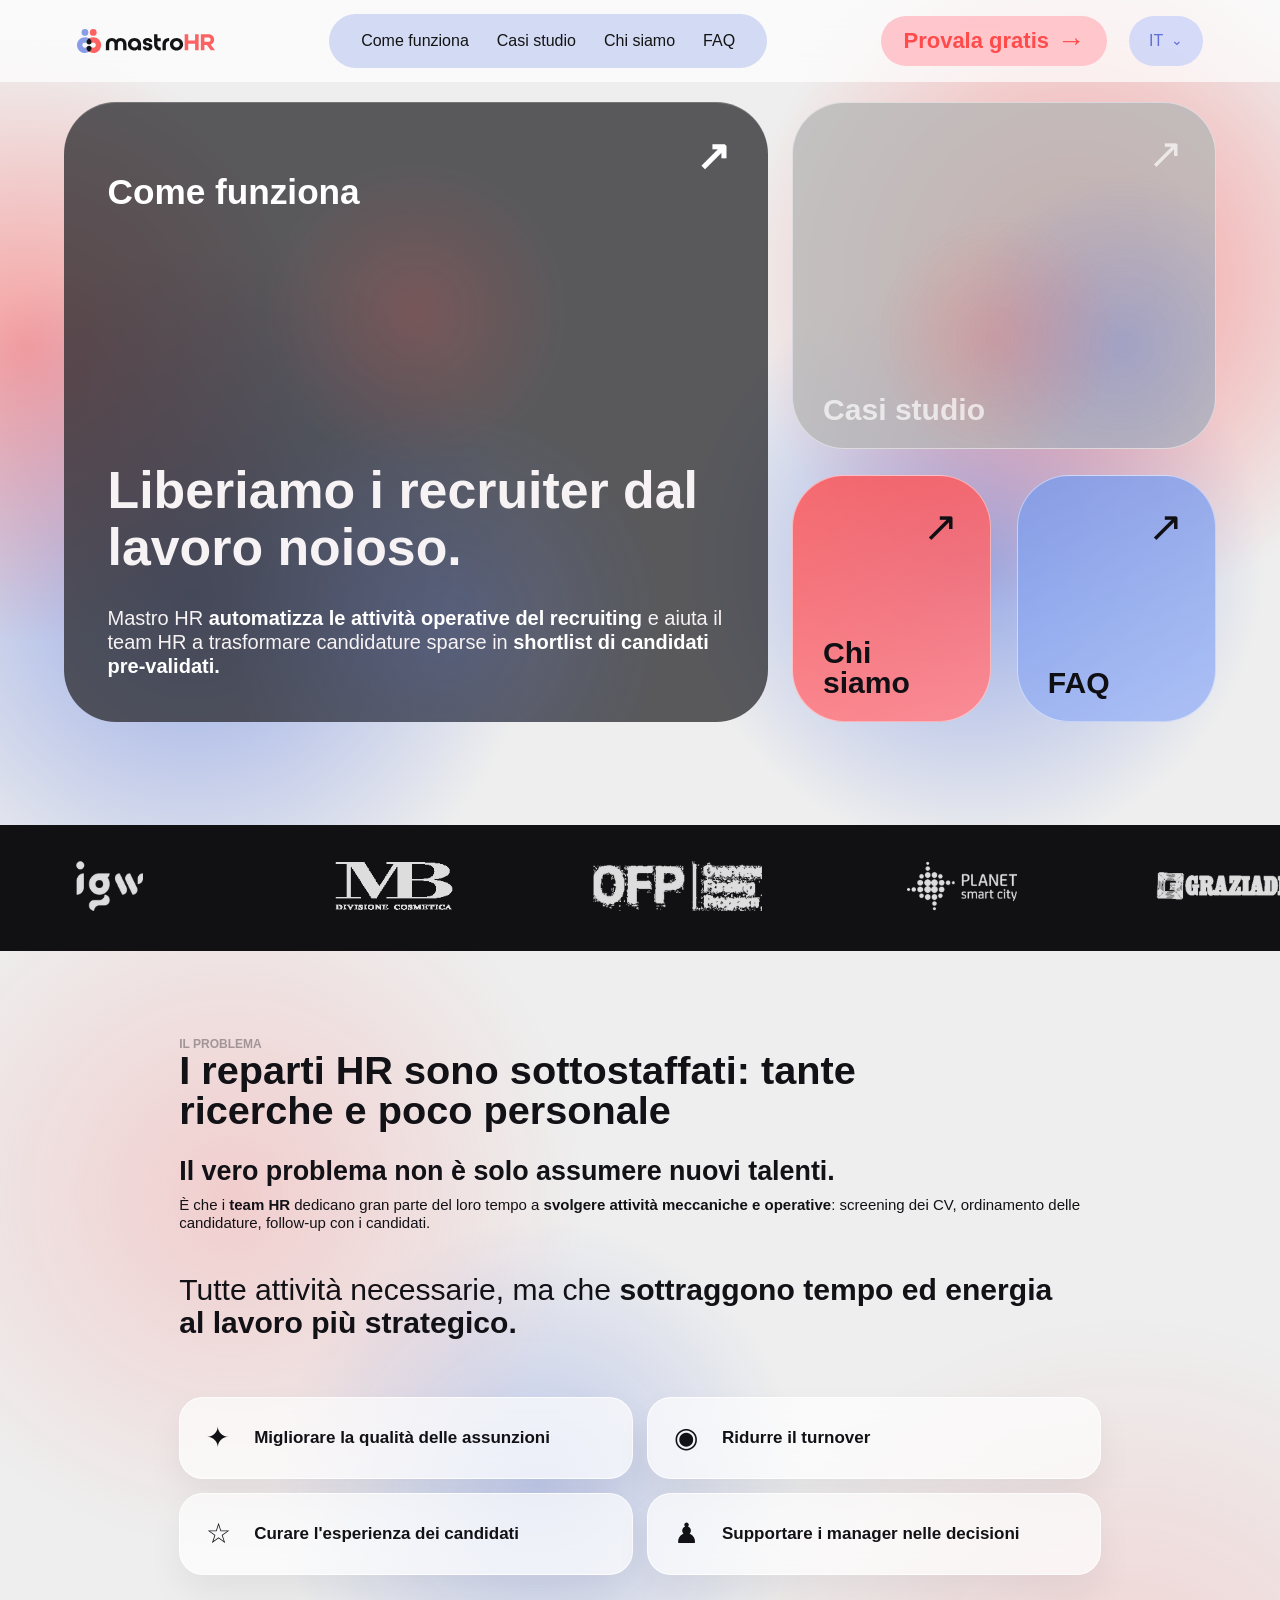
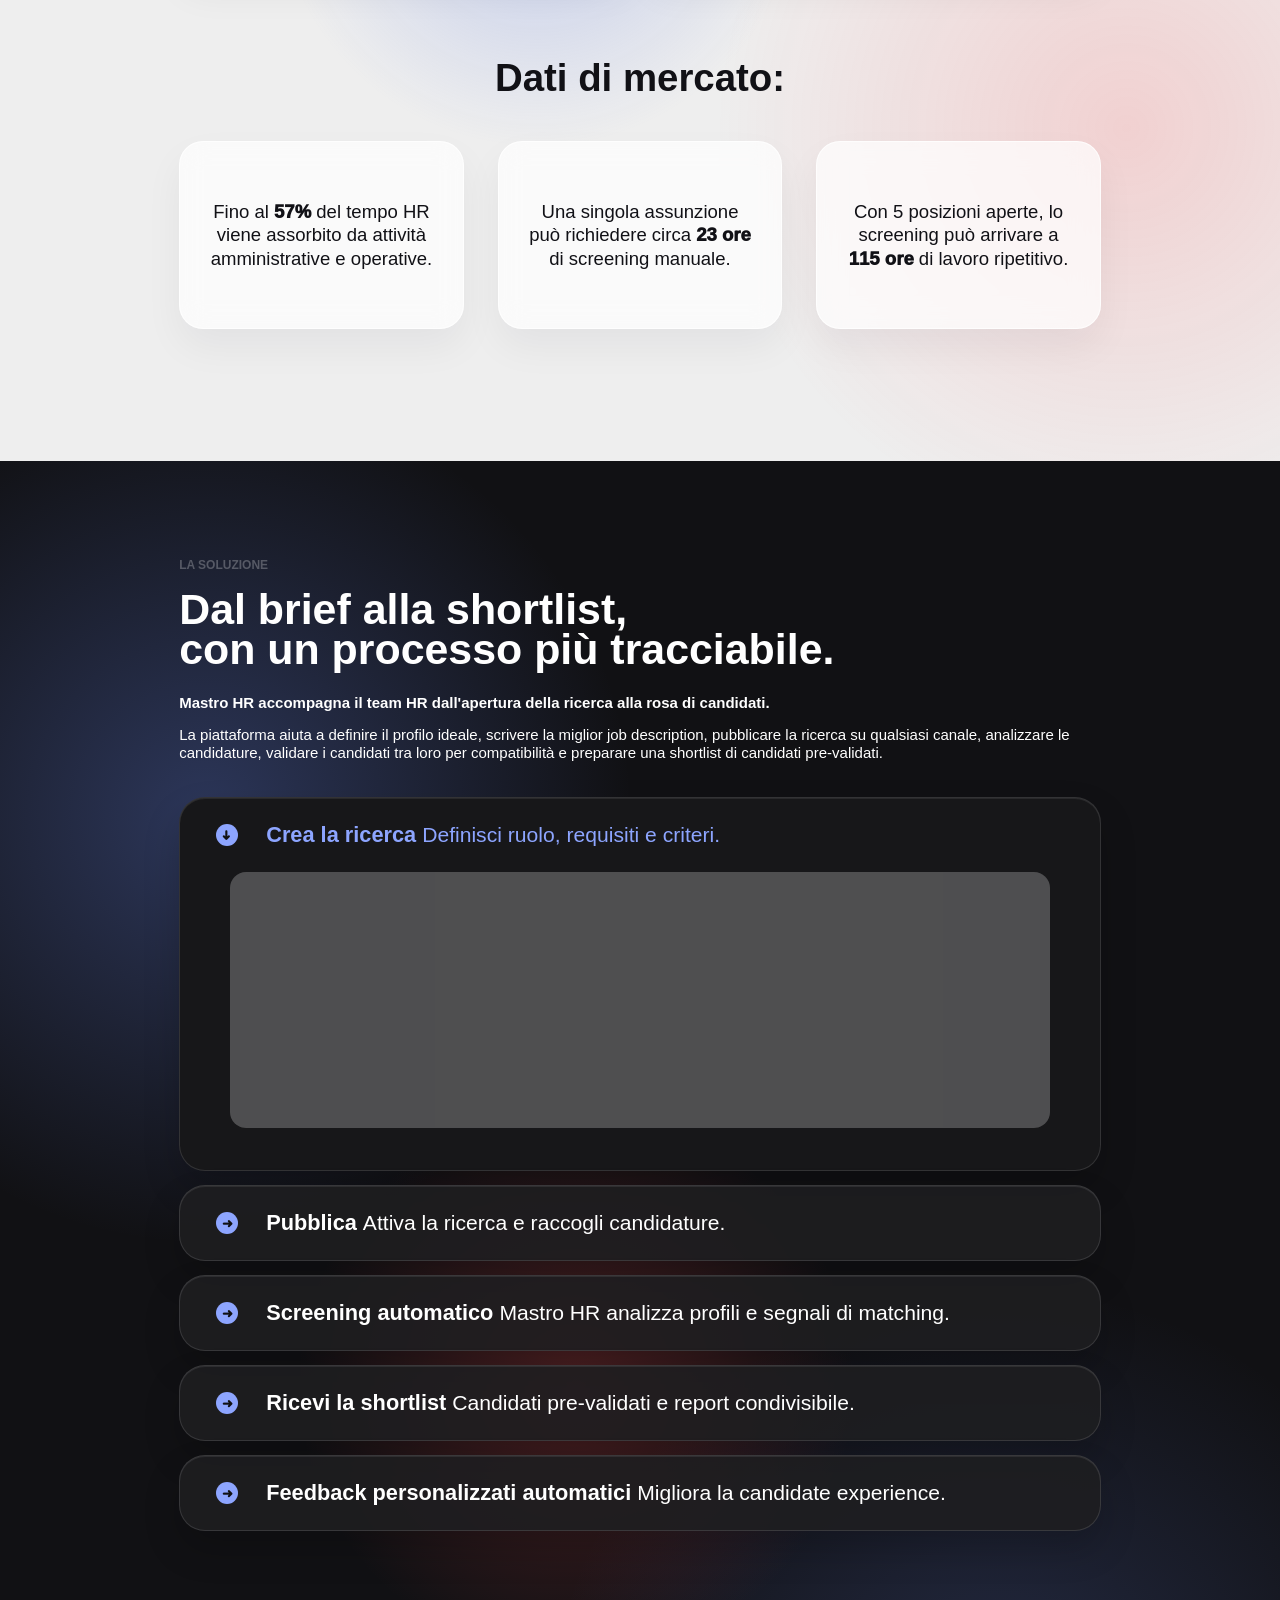
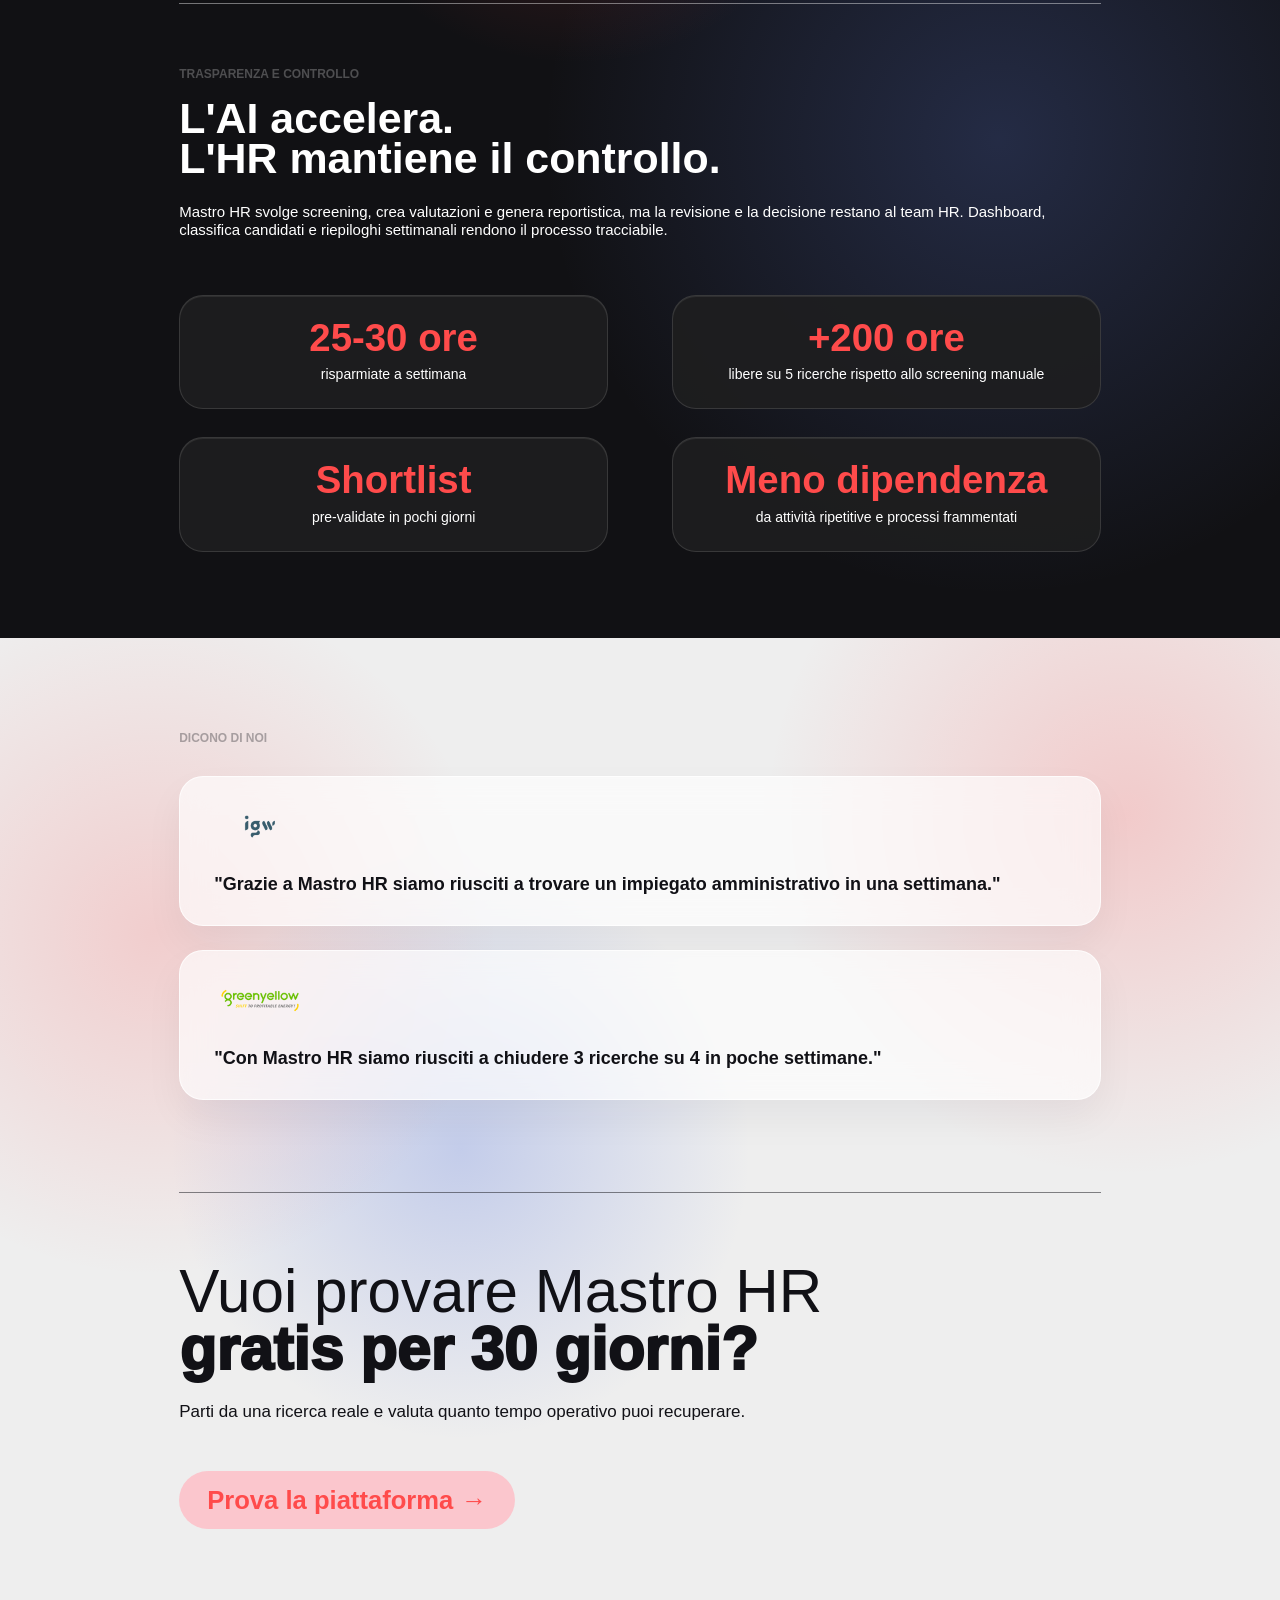
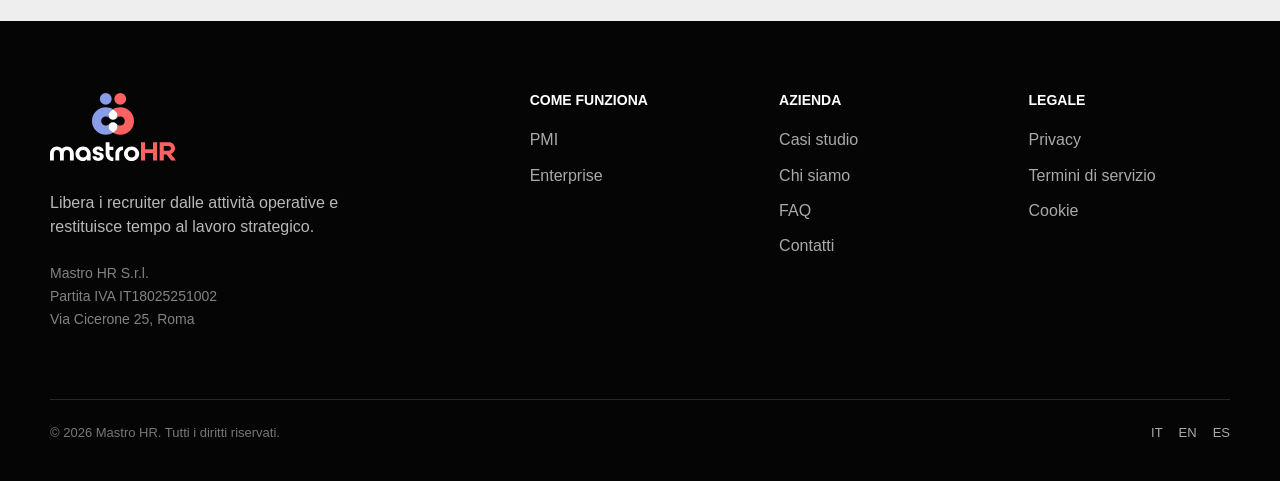
<file: index.html>
<!doctype html>
<html lang="it">
  <head>
    <meta charset="utf-8">
    <meta name="viewport" content="width=device-width, initial-scale=1">
    <title>Mastro HR | Homepage</title>
    <meta name="description" content="Mastro HR automatizza le attività operative del recruiting e libera tempo ai team HR.">
    <link rel="stylesheet" href="styles.css">
  </head>
  <body class="home-page">
    <header class="topbar modern-topbar">
      <div class="topbar-inner">
      <a class="logo" href="index.html" aria-label="Mastro HR">
        <img src="assets/mastrohr-logo-hero.svg" alt="Mastro HR">
      </a>
      <nav class="nav" aria-label="Navigazione principale">
        <a href="index.html">Homepage</a>
        <div class="nav-item">
          <button type="button">Come funziona</button>
          <div class="submenu">
            <a href="pmi.html">PMI</a>
            <a href="enterprise.html">Enterprise</a>
          </div>
        </div>
        <a href="casi-studio.html">Casi studio</a>
        <a href="chi-siamo.html">Chi siamo</a>
        <a href="faq.html">FAQ</a>
        <a href="contatti.html">Contatti</a>
      </nav>
      <a class="top-cta" href="contatti.html">Provala gratis <span aria-hidden="true">→</span></a>
      <div class="language-switcher language-dropdown" aria-label="Selettore lingua">
        <button type="button" aria-haspopup="true">IT <span aria-hidden="true">⌄</span></button>
        <div class="language-menu">
          <a href="en.html" lang="en">EN</a>
          <a href="es.html" lang="es">ES</a>
        </div>
      </div>
    </div></header>

    <main>
      <section class="hero figma-hero">
        <div class="hero-inner">
        <article class="hero-main-card">
          <a class="hero-card-link" href="#come-funziona">Come funziona <span aria-hidden="true">↗</span></a>
          <h1>Liberiamo i recruiter dal lavoro noioso.</h1>
          <p>Mastro HR <strong>automatizza le attività operative del recruiting</strong> e aiuta il team HR a trasformare candidature sparse in <strong>shortlist di candidati pre-validati.</strong></p>
        </article>

        <div class="hero-side-grid" aria-label="Sezioni principali">
          <a class="hero-tile hero-tile-case" href="casi-studio.html">
            <span aria-hidden="true">↗</span>
            <strong>Casi studio</strong>
          </a>
          <a class="hero-tile hero-tile-about" href="chi-siamo.html">
            <span aria-hidden="true">↗</span>
            <strong>Chi siamo</strong>
          </a>
          <a class="hero-tile hero-tile-faq" href="faq.html">
            <span aria-hidden="true">↗</span>
            <strong>FAQ</strong>
          </a>
        </div>
        </div>
      </section>

      <section class="client-strip logo-strip-dark" aria-label="Aziende che lavorano con Mastro HR">
        <div class="client-marquee">
          <div class="client-track">
            <div class="client-set">
              <img class="client-logo" src="assets/client-logos/igw.png" alt="IGW">
              <img class="client-logo" src="assets/client-logos/mb-divisione-cosmetica.png" alt="MB Divisione Cosmetica">
              <img class="client-logo" src="assets/client-logos/ofp.png" alt="Overview Funding Program">
              <img class="client-logo" src="assets/client-logos/planet-smart-city.png" alt="Planet Smart City">
              <img class="client-logo" src="assets/client-logos/graziadio.png" alt="Graziadio &amp; C.">
              <img class="client-logo" src="assets/client-logos/dedalo-consulting.png" alt="Dedalo Consulting">
              <img class="client-logo" src="assets/client-logos/kfi.png" alt="KFI">
              <img class="client-logo" src="assets/client-logos/greenyellow.png" alt="GreenYellow">
              <img class="client-logo" src="assets/client-logos/varionova.png" alt="Varionova">
              <img class="client-logo" src="assets/client-logos/picasso-engineering.png" alt="Picasso Engineering">
              <img class="client-logo" src="assets/client-logos/wealthype-ai.png" alt="Wealthype.ai">
              <img class="client-logo" src="assets/client-logos/mondo-live-communication.png" alt="Mondo Live Communication">
              <img class="client-logo" src="assets/client-logos/salc.png" alt="SALC SpA">
            </div>
            <div class="client-set" aria-hidden="true">
              <img class="client-logo" src="assets/client-logos/igw.png" alt="">
              <img class="client-logo" src="assets/client-logos/mb-divisione-cosmetica.png" alt="">
              <img class="client-logo" src="assets/client-logos/ofp.png" alt="">
              <img class="client-logo" src="assets/client-logos/planet-smart-city.png" alt="">
              <img class="client-logo" src="assets/client-logos/graziadio.png" alt="">
              <img class="client-logo" src="assets/client-logos/dedalo-consulting.png" alt="">
              <img class="client-logo" src="assets/client-logos/kfi.png" alt="">
              <img class="client-logo" src="assets/client-logos/greenyellow.png" alt="">
              <img class="client-logo" src="assets/client-logos/varionova.png" alt="">
              <img class="client-logo" src="assets/client-logos/picasso-engineering.png" alt="">
              <img class="client-logo" src="assets/client-logos/wealthype-ai.png" alt="">
              <img class="client-logo" src="assets/client-logos/mondo-live-communication.png" alt="">
              <img class="client-logo" src="assets/client-logos/salc.png" alt="">
            </div>
          </div>
        </div>
      </section>

      <section class="problem section problem-figma">
        <div class="section-title problem-copy">
          <p class="eyebrow">Il problema</p>
          <h2>I reparti HR sono sottostaffati: tante ricerche e poco personale</h2>
          <p class="problem-lead">Il vero problema non è solo assumere nuovi talenti.</p>
          <p>È che i <strong>team HR</strong> dedicano gran parte del loro tempo a <strong>svolgere attività meccaniche e operative</strong>: screening dei CV, ordinamento delle candidature, follow-up con i candidati.</p>
          <p class="problem-statement">Tutte attività necessarie, ma che <strong>sottraggono tempo ed energia al lavoro più strategico.</strong></p>
        </div>
        <div class="problem-outcomes" aria-label="Attività strategiche penalizzate">
          <article><span aria-hidden="true">✦</span><strong>Migliorare la qualità delle assunzioni</strong></article>
          <article><span aria-hidden="true">◉</span><strong>Ridurre il turnover</strong></article>
          <article><span aria-hidden="true">☆</span><strong>Curare l'esperienza dei candidati</strong></article>
          <article><span aria-hidden="true">♟</span><strong>Supportare i manager nelle decisioni</strong></article>
        </div>
        <h3 class="market-title">Dati di mercato:</h3>
        <div class="market-stats">
          <article>
            <p>Fino al <strong>57%</strong> del tempo HR viene assorbito da attività amministrative e operative.</p>
          </article>
          <article>
            <p>Una singola assunzione può richiedere circa <strong>23 ore</strong> di screening manuale.</p>
          </article>
          <article>
            <p>Con 5 posizioni aperte, lo screening può arrivare a <strong>115 ore</strong> di lavoro ripetitivo.</p>
          </article>
        </div>
      </section>

      <section class="section solution-figma" id="come-funziona">
        <div class="solution-copy">
          <p class="eyebrow">La soluzione</p>
          <h2>Dal brief alla shortlist,<br>con un processo più tracciabile.</h2>
          <p class="solution-lead">Mastro HR accompagna il team HR dall'apertura della ricerca alla rosa di candidati.</p>
          <p>La piattaforma aiuta a definire il profilo ideale, scrivere la miglior job description, pubblicare la ricerca su qualsiasi canale, analizzare le candidature, validare i candidati tra loro per compatibilità e preparare una shortlist di candidati pre-validati.</p>
        </div>
        <div class="unified-process">
          <article class="process-card is-active">
            <button type="button" aria-controls="process-panel-01" aria-expanded="true">
              <span aria-hidden="true">➜</span>
              <span class="process-card-copy"><h3>Crea la ricerca</h3><p>Definisci ruolo, requisiti e criteri.</p></span>
            </button>
            <div class="process-panel" id="process-panel-01">
              <div class="process-media" role="img" aria-label="Placeholder schermata piattaforma: crea la ricerca"></div>
            </div>
          </article>
          <article class="process-card">
            <button type="button" aria-controls="process-panel-02" aria-expanded="false">
              <span aria-hidden="true">➜</span>
              <span class="process-card-copy"><h3>Pubblica</h3><p>Attiva la ricerca e raccogli candidature.</p></span>
            </button>
            <div class="process-panel" id="process-panel-02" hidden>
              <div class="process-media" role="img" aria-label="Placeholder schermata piattaforma: pubblica"></div>
            </div>
          </article>
          <article class="process-card">
            <button type="button" aria-controls="process-panel-03" aria-expanded="false">
              <span aria-hidden="true">➜</span>
              <span class="process-card-copy"><h3>Screening automatico</h3><p>Mastro HR analizza profili e segnali di matching.</p></span>
            </button>
            <div class="process-panel" id="process-panel-03" hidden>
              <div class="process-media" role="img" aria-label="Placeholder schermata piattaforma: screening automatico"></div>
            </div>
          </article>
          <article class="process-card">
            <button type="button" aria-controls="process-panel-04" aria-expanded="false">
              <span aria-hidden="true">➜</span>
              <span class="process-card-copy"><h3>Ricevi la shortlist</h3><p>Candidati pre-validati e report condivisibile.</p></span>
            </button>
            <div class="process-panel" id="process-panel-04" hidden>
              <div class="process-media" role="img" aria-label="Placeholder schermata piattaforma: ricevi la shortlist"></div>
            </div>
          </article>
          <article class="process-card">
            <button type="button" aria-controls="process-panel-05" aria-expanded="false">
              <span aria-hidden="true">➜</span>
              <span class="process-card-copy"><h3>Feedback personalizzati automatici</h3><p>Migliora la candidate experience.</p></span>
            </button>
            <div class="process-panel" id="process-panel-05" hidden>
              <div class="process-media" role="img" aria-label="Placeholder schermata piattaforma: feedback automatici"></div>
            </div>
          </article>
        </div>
        <div class="control-figma">
          <p class="eyebrow">Trasparenza e controllo</p>
          <h2>L'AI accelera.<br>L'HR mantiene il controllo.</h2>
          <p>Mastro HR svolge screening, crea valutazioni e genera reportistica, ma la revisione e la decisione restano al team HR. Dashboard, classifica candidati e riepiloghi settimanali rendono il processo tracciabile.</p>
          <div class="control-metrics">
            <article><strong>25-30 ore</strong><span>risparmiate a settimana</span></article>
            <article><strong>+200 ore</strong><span>libere su 5 ricerche rispetto allo screening manuale</span></article>
            <article><strong>Shortlist</strong><span>pre-validate in pochi giorni</span></article>
            <article><strong>Meno dipendenza</strong><span>da attività ripetitive e processi frammentati</span></article>
          </div>
        </div>
      </section>

      <section class="section closing-figma">
        <div class="closing-inner">
          <p class="eyebrow">Dicono di noi</p>
          <div class="quote-stack">
            <article>
              <img src="assets/client-logos/igw.png" alt="IGW">
              <blockquote>"Grazie a Mastro HR siamo riusciti a trovare un impiegato amministrativo in una settimana."</blockquote>
            </article>
            <article>
              <img src="assets/client-logos/greenyellow.png" alt="GreenYellow">
              <blockquote>"Con Mastro HR siamo riusciti a chiudere 3 ricerche su 4 in poche settimane."</blockquote>
            </article>
          </div>
          <div class="closing-cta">
            <h2><span>Vuoi provare Mastro&nbsp;HR</span><strong>gratis per 30 giorni?</strong></h2>
            <p>Parti da una ricerca reale e valuta quanto tempo operativo puoi recuperare.</p>
            <a class="btn closing-btn" href="contatti.html">Prova la piattaforma <span aria-hidden="true">→</span></a>
          </div>
        </div>
      </section>

    </main>

    <footer class="footer">
      <div class="footer-main">
        <div class="footer-brand">
          <img src="assets/mastrohr-logo.svg" alt="Mastro HR">
          <p>Libera i recruiter dalle attività operative e restituisce tempo al lavoro strategico.</p>
          <p class="company-data">Mastro HR S.r.l.<br>Partita IVA IT18025251002<br>Via Cicerone 25, Roma</p>
        </div>
        <div class="footer-column">
          <h3>Come funziona</h3>
          <a href="pmi.html">PMI</a>
          <a href="enterprise.html">Enterprise</a>
        </div>
        <div class="footer-column">
          <h3>Azienda</h3>
          <a href="casi-studio.html">Casi studio</a>
          <a href="chi-siamo.html">Chi siamo</a>
          <a href="faq.html">FAQ</a>
          <a href="contatti.html">Contatti</a>
        </div>
        <div class="footer-column">
          <h3>Legale</h3>
          <a href="https://www.mastrohr.com/privacy">Privacy</a>
          <a href="https://www.mastrohr.com/terms">Termini di servizio</a>
          <a href="https://www.mastrohr.com/cookies">Cookie</a>
        </div>
      </div>
      <div class="footer-bottom">
        <span>© 2026 Mastro HR. Tutti i diritti riservati.</span>
        <div class="footer-languages"><a href="index.html">IT</a><a href="en.html">EN</a><a href="es.html">ES</a></div>
      </div>
    </footer>
    <script src="app.js"></script>
  </body>
</html>
</file>
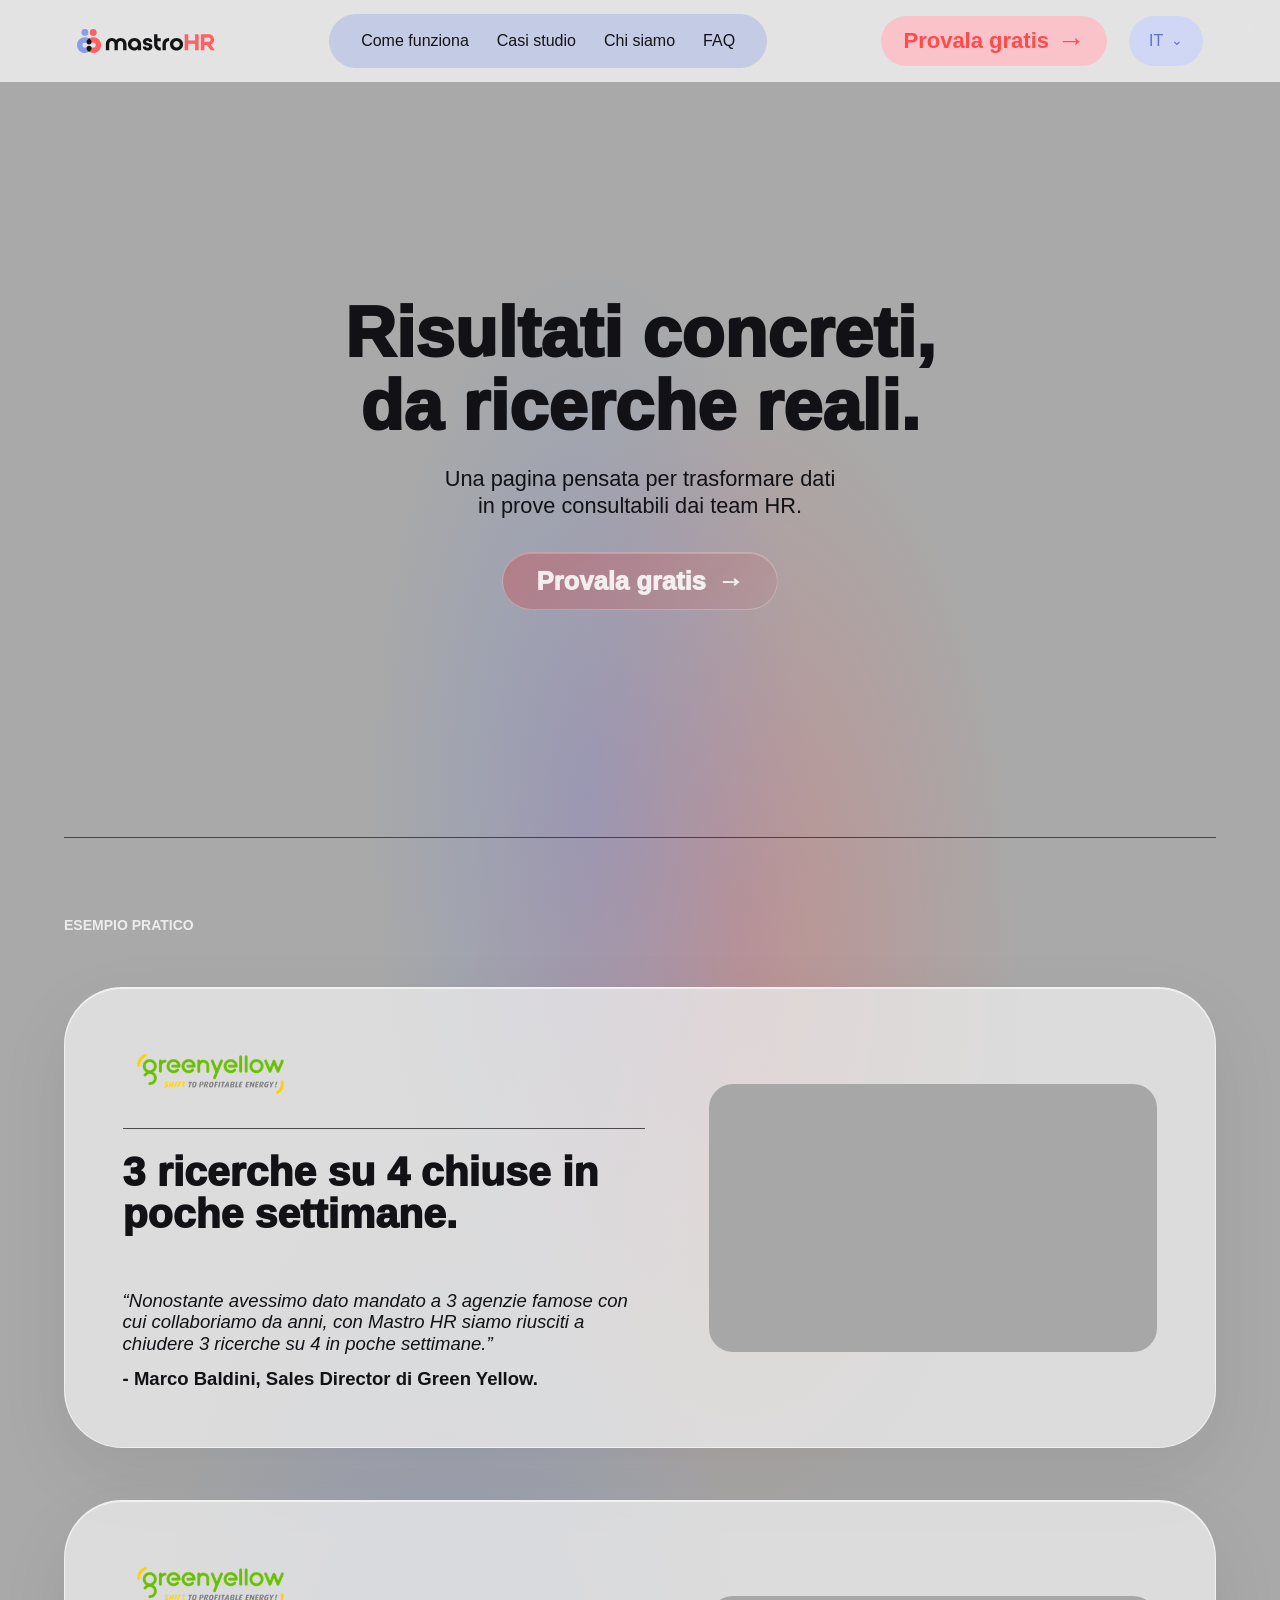
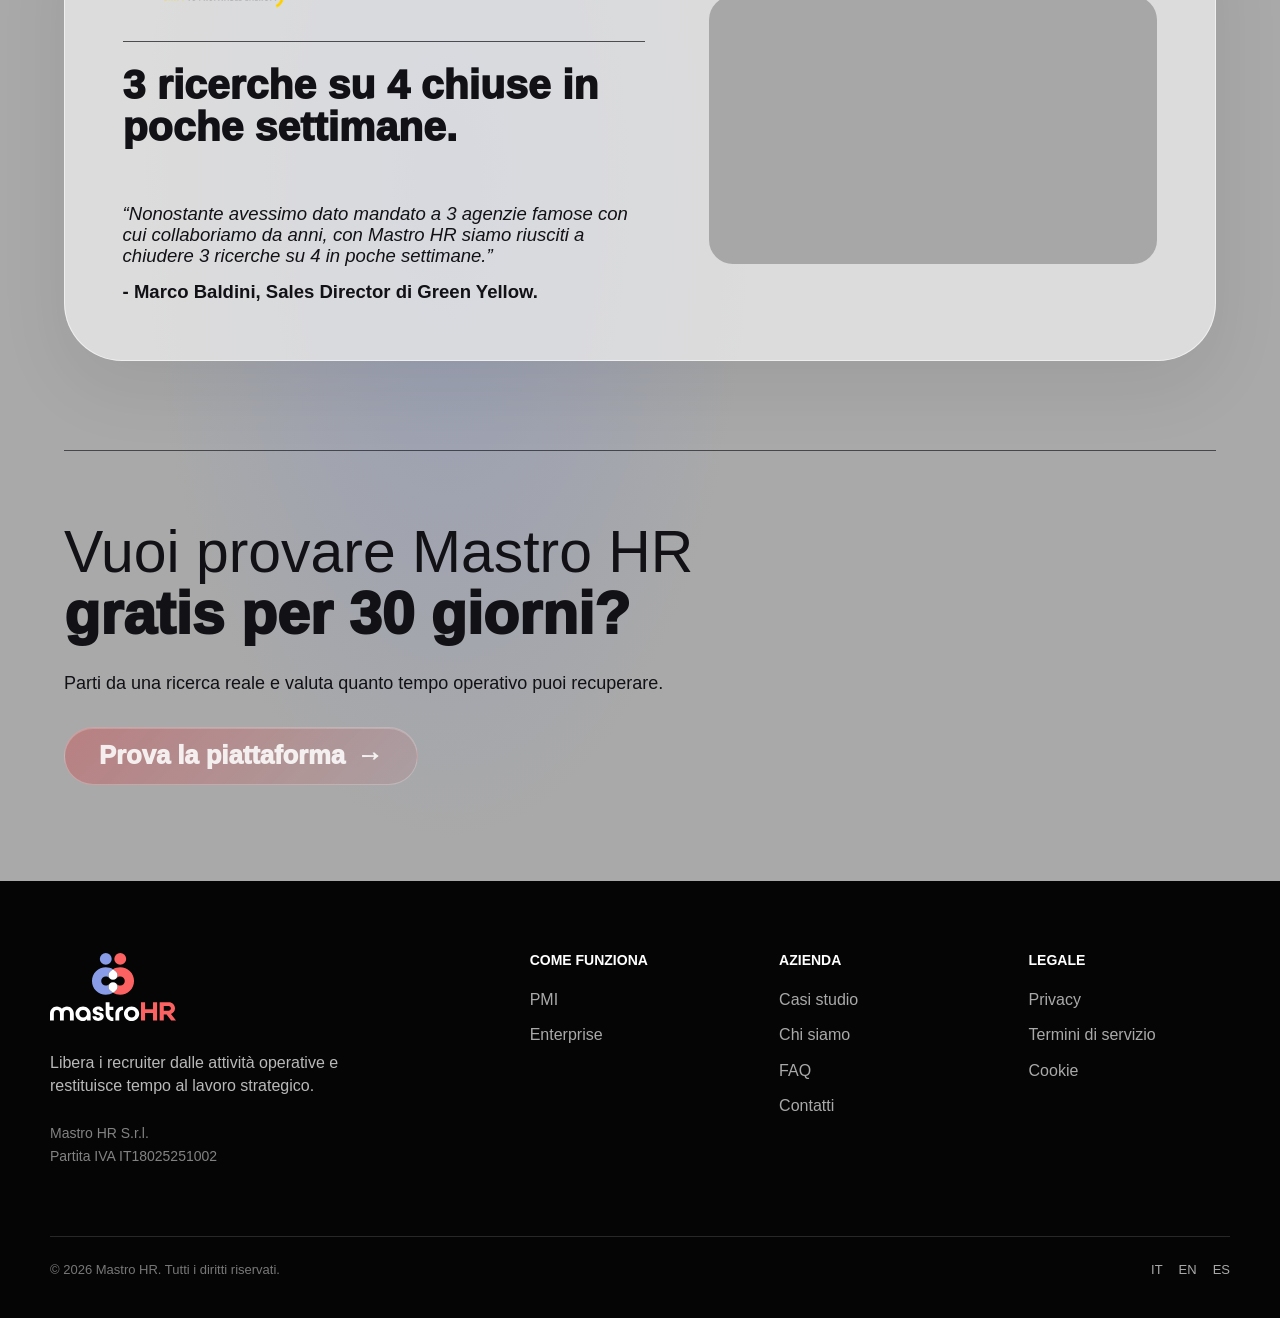
<file: casi-studio.html>
<!doctype html>
<html lang="it">
  <head><meta charset="utf-8"><meta name="viewport" content="width=device-width, initial-scale=1"><title>Casi studio | Mastro HR</title><link rel="stylesheet" href="styles.css"></head>
  <body class="case-page">
    <header class="topbar modern-topbar">
      <div class="topbar-inner">
      <a class="logo" href="index.html" aria-label="Mastro HR">
        <img src="assets/mastrohr-logo-hero.svg" alt="Mastro HR">
      </a>
      <nav class="nav" aria-label="Navigazione principale">
        <a href="index.html">Homepage</a>
        <div class="nav-item">
          <button type="button">Come funziona</button>
          <div class="submenu">
            <a href="pmi.html">PMI</a>
            <a href="enterprise.html">Enterprise</a>
          </div>
        </div>
        <a href="casi-studio.html">Casi studio</a>
        <a href="chi-siamo.html">Chi siamo</a>
        <a href="faq.html">FAQ</a>
        <a href="contatti.html">Contatti</a>
      </nav>
      <a class="top-cta" href="contatti.html">Provala gratis <span aria-hidden="true">→</span></a>
      <div class="language-switcher language-dropdown" aria-label="Selettore lingua">
        <button type="button" aria-haspopup="true">IT <span aria-hidden="true">⌄</span></button>
        <div class="language-menu">
          <a href="en.html" lang="en">EN</a>
          <a href="es.html" lang="es">ES</a>
        </div>
      </div>
    </div></header>
    <main class="case-main">
      <section class="case-flow">
        <div class="case-hero-copy">
          <h1>Risultati concreti,<br>da ricerche reali.</h1>
          <p>Una pagina pensata per trasformare dati<br>in prove consultabili dai team HR.</p>
          <a class="case-primary-cta" href="contatti.html">Provala gratis <span aria-hidden="true">→</span></a>
        </div>

        <hr class="case-divider">

        <section class="case-examples" aria-labelledby="case-examples-title">
          <p class="eyebrow" id="case-examples-title">Esempio pratico</p>

          <article class="case-study-card">
            <div class="case-study-copy">
              <img src="assets/client-logos/greenyellow.png" alt="GreenYellow">
              <hr>
              <h2>3 ricerche su 4 chiuse in poche settimane.</h2>
              <blockquote>“Nonostante avessimo dato mandato a 3 agenzie famose con cui collaboriamo da anni, con Mastro HR siamo riusciti a chiudere 3 ricerche su 4 in poche settimane.”</blockquote>
              <p>- Marco Baldini, Sales Director di Green Yellow.</p>
            </div>
            <div class="case-media-placeholder" aria-label="Placeholder immagine o video del caso studio"></div>
          </article>

          <article class="case-study-card">
            <div class="case-study-copy">
              <img src="assets/client-logos/greenyellow.png" alt="GreenYellow">
              <hr>
              <h2>3 ricerche su 4 chiuse in poche settimane.</h2>
              <blockquote>“Nonostante avessimo dato mandato a 3 agenzie famose con cui collaboriamo da anni, con Mastro HR siamo riusciti a chiudere 3 ricerche su 4 in poche settimane.”</blockquote>
              <p>- Marco Baldini, Sales Director di Green Yellow.</p>
            </div>
            <div class="case-media-placeholder" aria-label="Placeholder immagine o video del caso studio"></div>
          </article>
        </section>

        <hr class="case-divider">

        <div class="case-final-cta">
          <h2><span>Vuoi provare Mastro HR</span><strong>gratis per 30 giorni?</strong></h2>
          <p>Parti da una ricerca reale e valuta quanto tempo operativo puoi recuperare.</p>
          <a class="case-primary-cta" href="contatti.html">Prova la piattaforma <span aria-hidden="true">→</span></a>
        </div>
      </section>
    </main>
  <footer class="footer"><div class="footer-main"><div class="footer-brand"><img src="assets/mastrohr-logo.svg" alt="Mastro HR"><p>Libera i recruiter dalle attività operative e restituisce tempo al lavoro strategico.</p><p class="company-data">Mastro HR S.r.l.<br>Partita IVA IT18025251002</p></div><div class="footer-column"><h3>Come funziona</h3><a href="pmi.html">PMI</a><a href="enterprise.html">Enterprise</a></div><div class="footer-column"><h3>Azienda</h3><a href="casi-studio.html">Casi studio</a><a href="chi-siamo.html">Chi siamo</a><a href="faq.html">FAQ</a><a href="contatti.html">Contatti</a></div><div class="footer-column"><h3>Legale</h3><a href="https://www.mastrohr.com/privacy">Privacy</a><a href="https://www.mastrohr.com/terms">Termini di servizio</a><a href="https://www.mastrohr.com/cookies">Cookie</a></div></div><div class="footer-bottom"><span>© 2026 Mastro HR. Tutti i diritti riservati.</span><div class="footer-languages"><a href="index.html">IT</a><a href="en.html">EN</a><a href="es.html">ES</a></div></div></footer></body>
</html>
</file>
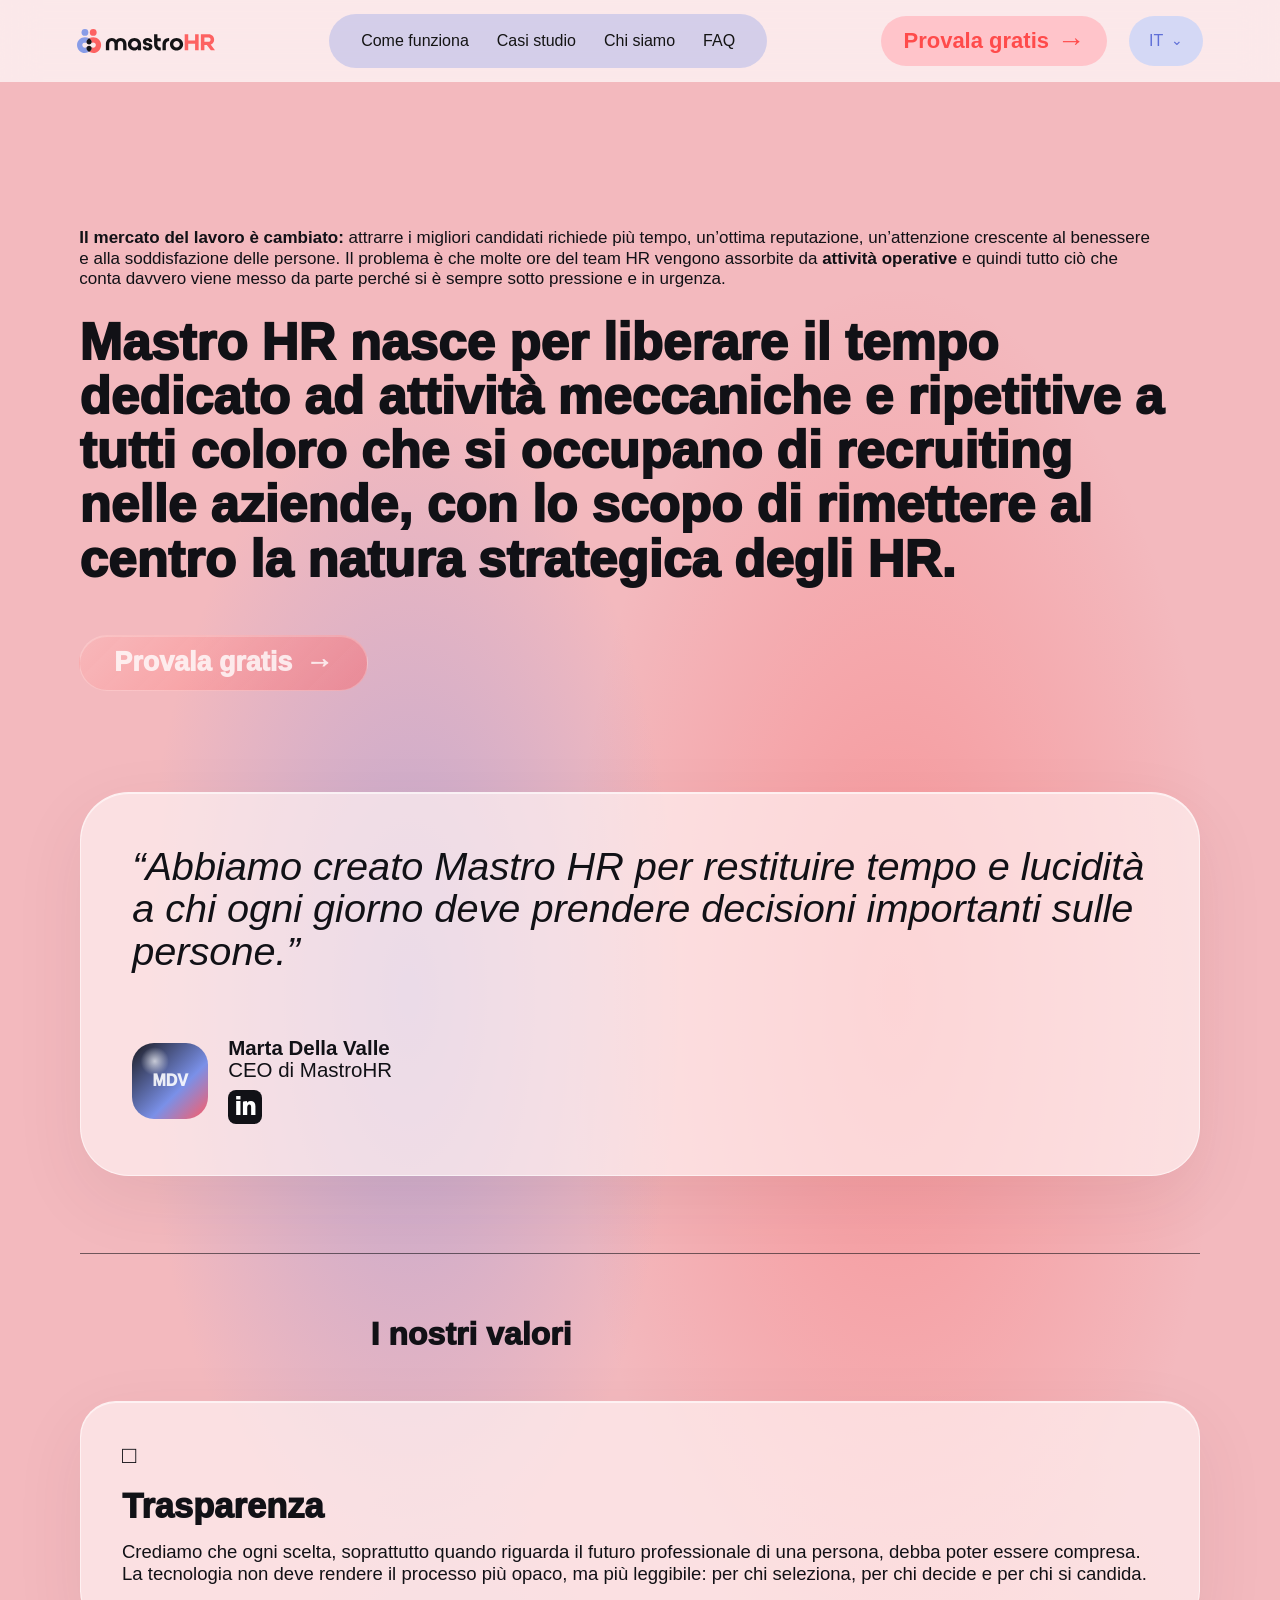
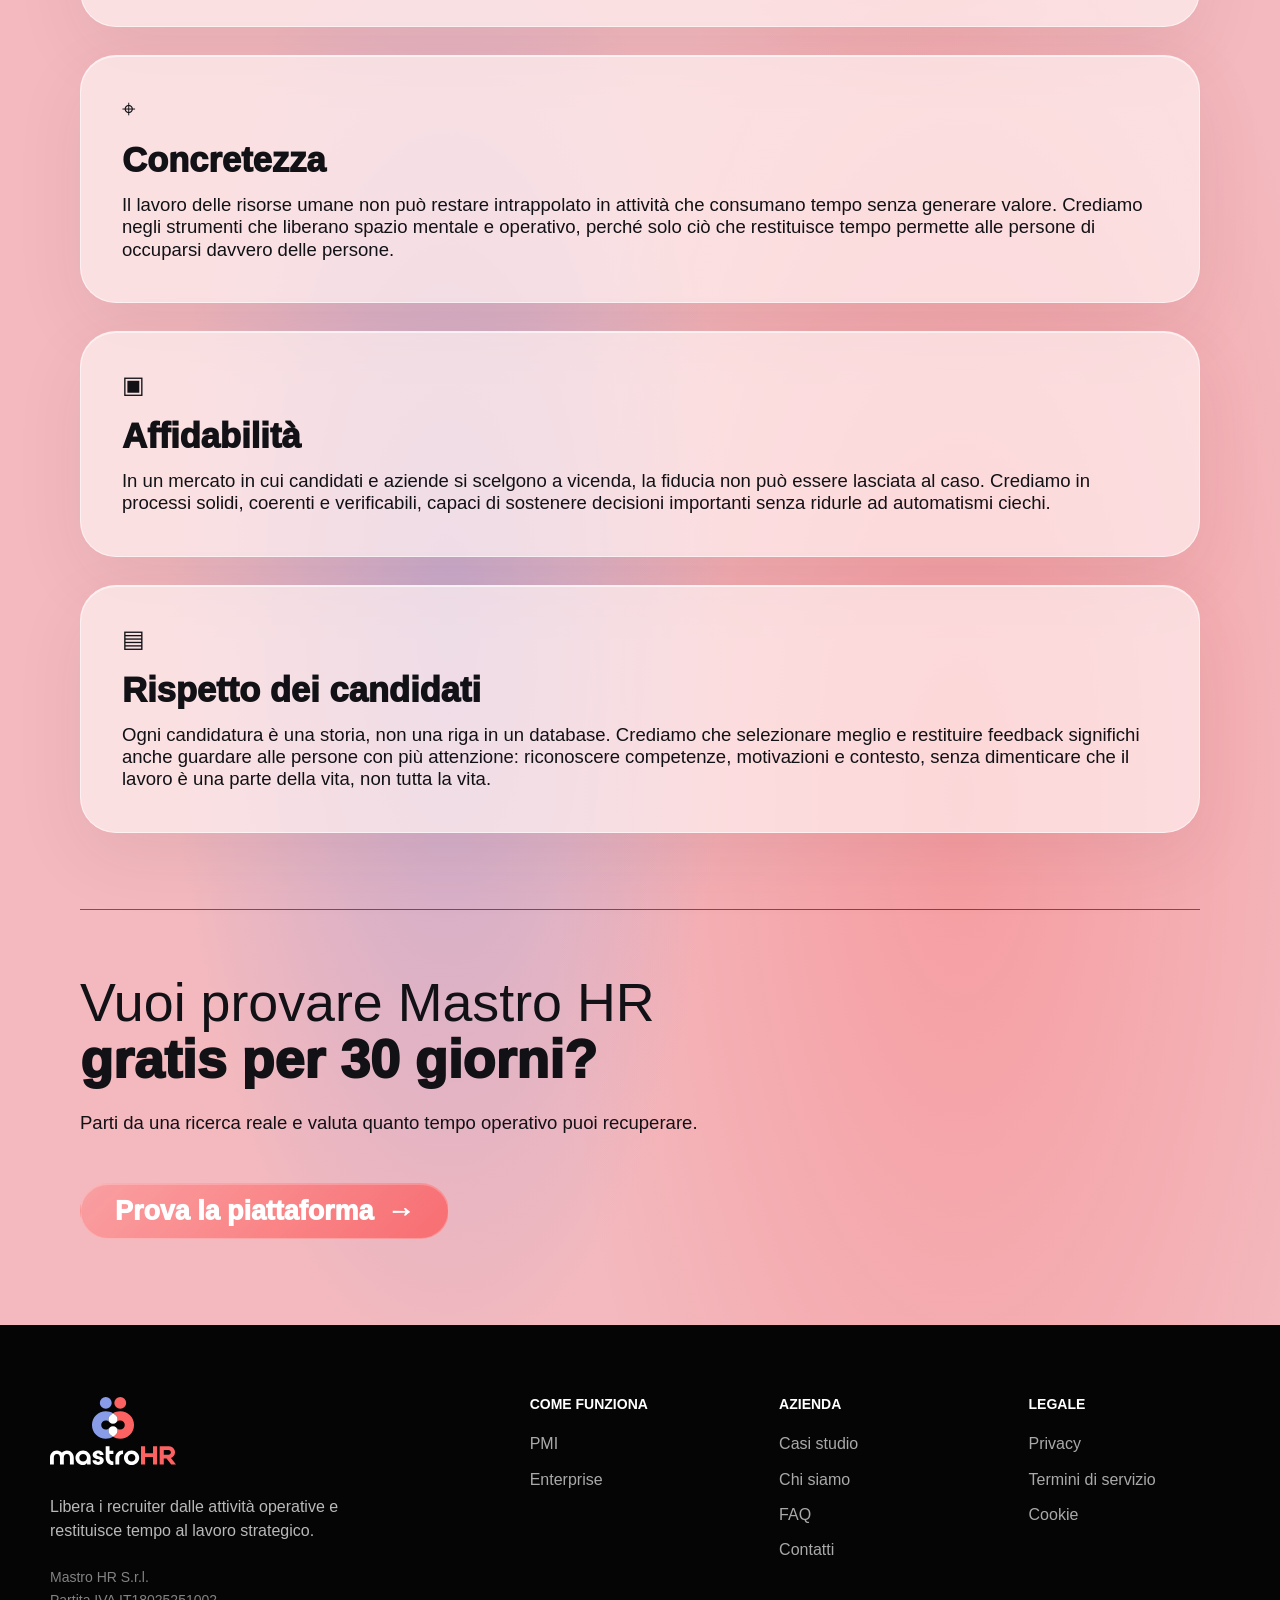
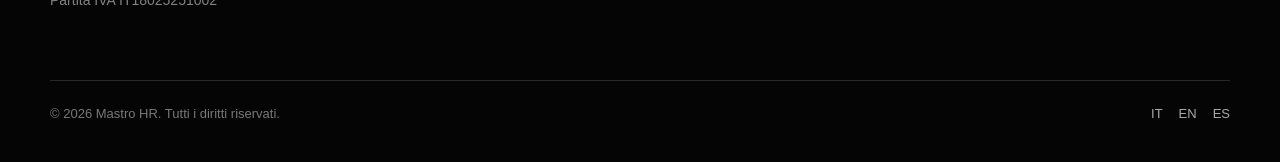
<file: chi-siamo.html>
<!doctype html>
<html lang="it">
  <head><meta charset="utf-8"><meta name="viewport" content="width=device-width, initial-scale=1"><title>Chi siamo | Mastro HR</title><link rel="stylesheet" href="styles.css"></head>
  <body class="about-page">
    <header class="topbar modern-topbar">
      <div class="topbar-inner">
      <a class="logo" href="index.html" aria-label="Mastro HR">
        <img src="assets/mastrohr-logo-hero.svg" alt="Mastro HR">
      </a>
      <nav class="nav" aria-label="Navigazione principale">
        <a href="index.html">Homepage</a>
        <div class="nav-item">
          <button type="button">Come funziona</button>
          <div class="submenu">
            <a href="pmi.html">PMI</a>
            <a href="enterprise.html">Enterprise</a>
          </div>
        </div>
        <a href="casi-studio.html">Casi studio</a>
        <a href="chi-siamo.html">Chi siamo</a>
        <a href="faq.html">FAQ</a>
        <a href="contatti.html">Contatti</a>
      </nav>
      <a class="top-cta" href="contatti.html">Provala gratis <span aria-hidden="true">→</span></a>
      <div class="language-switcher language-dropdown" aria-label="Selettore lingua">
        <button type="button" aria-haspopup="true">IT <span aria-hidden="true">⌄</span></button>
        <div class="language-menu">
          <a href="en.html" lang="en">EN</a>
          <a href="es.html" lang="es">ES</a>
        </div>
      </div>
    </div></header>
    <main class="about-main">
      <section class="about-flow">
        <section class="about-hero-copy" aria-labelledby="about-title">
          <p><strong>Il mercato del lavoro è cambiato:</strong> attrarre i migliori candidati richiede più tempo, un’ottima reputazione, un’attenzione crescente al benessere e alla soddisfazione delle persone. Il problema è che molte ore del team HR vengono assorbite da <strong>attività operative</strong> e quindi tutto ciò che conta davvero viene messo da parte perché si è sempre sotto pressione e in urgenza.</p>
          <h1 id="about-title">Mastro HR nasce per liberare il tempo dedicato ad attività meccaniche e ripetitive a tutti coloro che si occupano di recruiting nelle aziende, con lo scopo di rimettere al centro la natura strategica degli HR.</h1>
          <a class="about-primary-cta" href="contatti.html">Provala gratis <span aria-hidden="true">→</span></a>
        </section>

        <section class="about-founder" aria-label="Messaggio del founder">
          <article class="about-founder-card">
            <blockquote>“Abbiamo creato Mastro HR per restituire tempo e lucidità a chi ogni giorno deve prendere decisioni importanti sulle persone.”</blockquote>
            <div class="about-founder-meta">
              <div class="about-avatar" aria-hidden="true">MDV</div>
              <div>
                <p><strong>Marta Della Valle</strong></p>
                <p>CEO di MastroHR</p>
                <a href="#" aria-label="LinkedIn Marta Della Valle">in</a>
              </div>
            </div>
          </article>
        </section>

        <hr class="about-divider">

        <section class="about-values" aria-labelledby="values-title">
          <h2 id="values-title">I nostri valori</h2>
          <article class="about-value-card">
            <span aria-hidden="true">□</span>
            <h3>Trasparenza</h3>
            <p>Crediamo che ogni scelta, soprattutto quando riguarda il futuro professionale di una persona, debba poter essere compresa. La tecnologia non deve rendere il processo più opaco, ma più leggibile: per chi seleziona, per chi decide e per chi si candida.</p>
          </article>
          <article class="about-value-card">
            <span aria-hidden="true">⌖</span>
            <h3>Concretezza</h3>
            <p>Il lavoro delle risorse umane non può restare intrappolato in attività che consumano tempo senza generare valore. Crediamo negli strumenti che liberano spazio mentale e operativo, perché solo ciò che restituisce tempo permette alle persone di occuparsi davvero delle persone.</p>
          </article>
          <article class="about-value-card">
            <span aria-hidden="true">▣</span>
            <h3>Affidabilità</h3>
            <p>In un mercato in cui candidati e aziende si scelgono a vicenda, la fiducia non può essere lasciata al caso. Crediamo in processi solidi, coerenti e verificabili, capaci di sostenere decisioni importanti senza ridurle ad automatismi ciechi.</p>
          </article>
          <article class="about-value-card">
            <span aria-hidden="true">▤</span>
            <h3>Rispetto dei candidati</h3>
            <p>Ogni candidatura è una storia, non una riga in un database. Crediamo che selezionare meglio e restituire feedback significhi anche guardare alle persone con più attenzione: riconoscere competenze, motivazioni e contesto, senza dimenticare che il lavoro è una parte della vita, non tutta la vita.</p>
          </article>
        </section>

        <hr class="about-divider">

        <section class="about-final-cta">
          <h2><span>Vuoi provare Mastro HR</span><strong>gratis per 30 giorni?</strong></h2>
          <p>Parti da una ricerca reale e valuta quanto tempo operativo puoi recuperare.</p>
          <a class="about-primary-cta" href="contatti.html">Prova la piattaforma <span aria-hidden="true">→</span></a>
        </section>
      </section>
    </main>
  <footer class="footer"><div class="footer-main"><div class="footer-brand"><img src="assets/mastrohr-logo.svg" alt="Mastro HR"><p>Libera i recruiter dalle attività operative e restituisce tempo al lavoro strategico.</p><p class="company-data">Mastro HR S.r.l.<br>Partita IVA IT18025251002</p></div><div class="footer-column"><h3>Come funziona</h3><a href="pmi.html">PMI</a><a href="enterprise.html">Enterprise</a></div><div class="footer-column"><h3>Azienda</h3><a href="casi-studio.html">Casi studio</a><a href="chi-siamo.html">Chi siamo</a><a href="faq.html">FAQ</a><a href="contatti.html">Contatti</a></div><div class="footer-column"><h3>Legale</h3><a href="https://www.mastrohr.com/privacy">Privacy</a><a href="https://www.mastrohr.com/terms">Termini di servizio</a><a href="https://www.mastrohr.com/cookies">Cookie</a></div></div><div class="footer-bottom"><span>© 2026 Mastro HR. Tutti i diritti riservati.</span><div class="footer-languages"><a href="index.html">IT</a><a href="en.html">EN</a><a href="es.html">ES</a></div></div></footer></body>
</html>
</file>
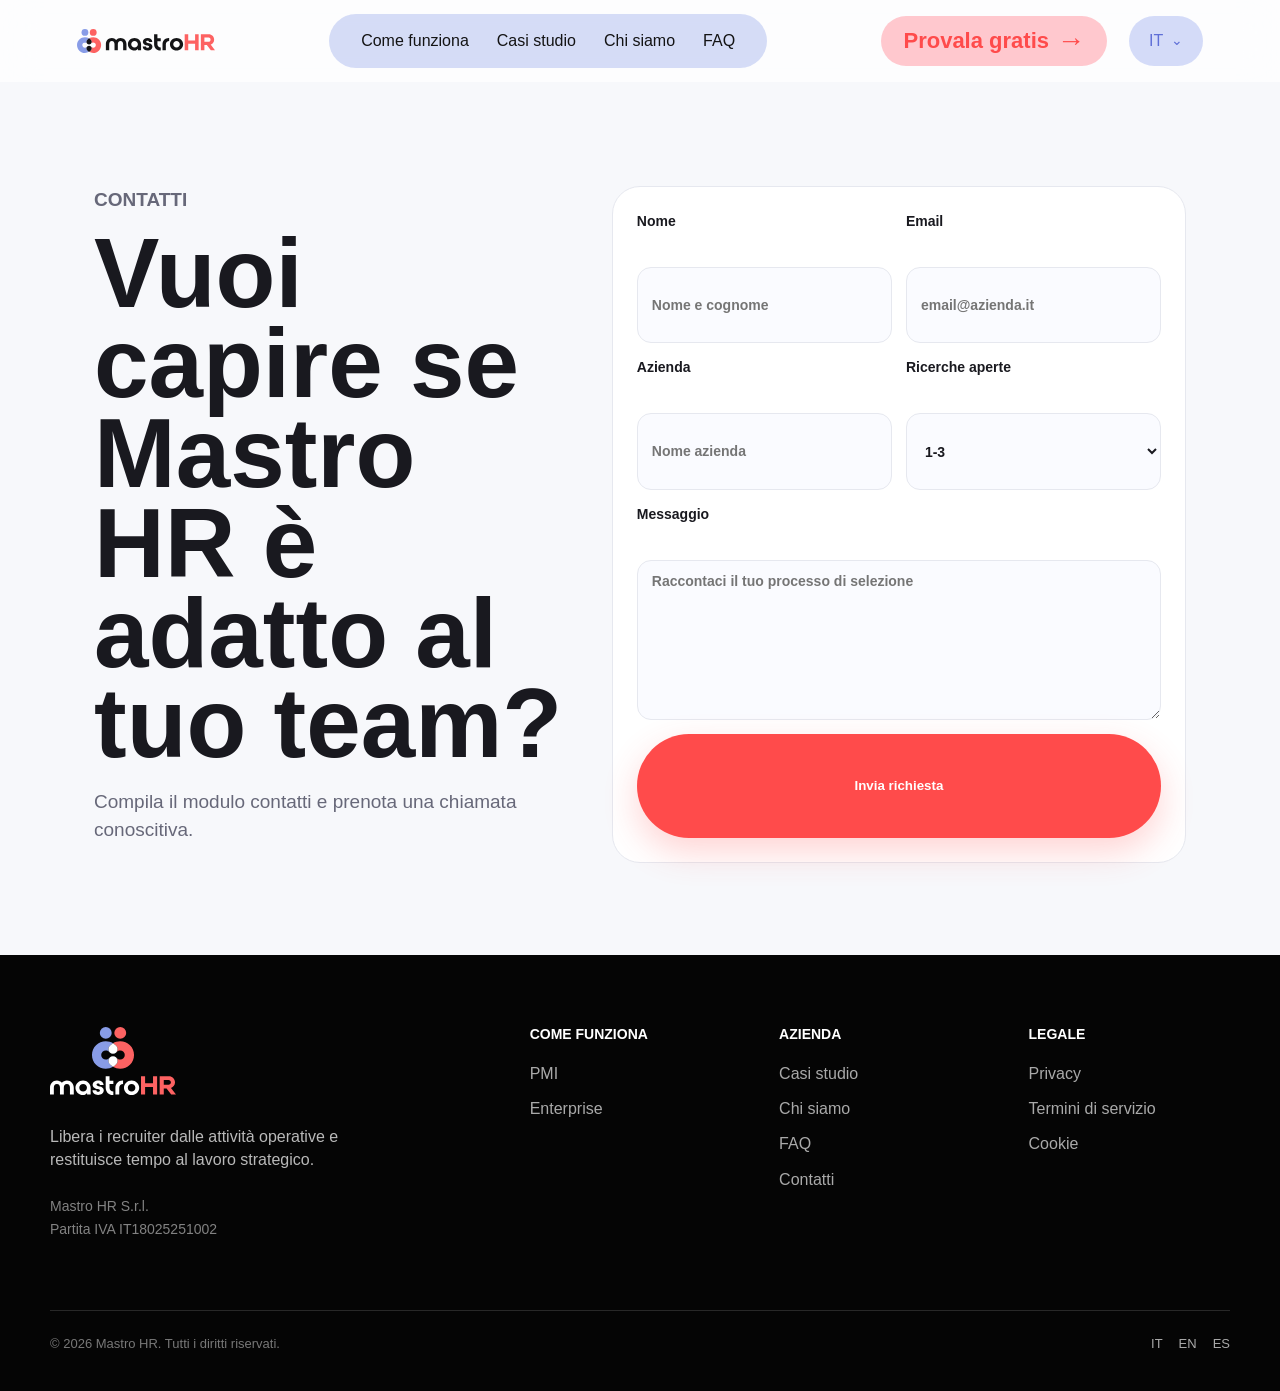
<file: contatti.html>
<!doctype html>
<html lang="it">
  <head><meta charset="utf-8"><meta name="viewport" content="width=device-width, initial-scale=1"><title>Contatti | Mastro HR</title><link rel="stylesheet" href="styles.css"></head>
  <body>
    <header class="topbar modern-topbar">
      <div class="topbar-inner">
      <a class="logo" href="index.html" aria-label="Mastro HR">
        <img src="assets/mastrohr-logo-hero.svg" alt="Mastro HR">
      </a>
      <nav class="nav" aria-label="Navigazione principale">
        <a href="index.html">Homepage</a>
        <div class="nav-item">
          <button type="button">Come funziona</button>
          <div class="submenu">
            <a href="pmi.html">PMI</a>
            <a href="enterprise.html">Enterprise</a>
          </div>
        </div>
        <a href="casi-studio.html">Casi studio</a>
        <a href="chi-siamo.html">Chi siamo</a>
        <a href="faq.html">FAQ</a>
        <a href="contatti.html">Contatti</a>
      </nav>
      <a class="top-cta" href="contatti.html">Provala gratis <span aria-hidden="true">→</span></a>
      <div class="language-switcher language-dropdown" aria-label="Selettore lingua">
        <button type="button" aria-haspopup="true">IT <span aria-hidden="true">⌄</span></button>
        <div class="language-menu">
          <a href="en.html" lang="en">EN</a>
          <a href="es.html" lang="es">ES</a>
        </div>
      </div>
    </div></header>
    <main>
      <section class="contact section page-contact">
        <div><p class="eyebrow">Contatti</p><h1>Vuoi capire se Mastro HR è adatto al tuo team?</h1><p>Compila il modulo contatti e prenota una chiamata conoscitiva.</p></div>
        <form class="contact-form">
          <label>Nome<input type="text" placeholder="Nome e cognome"></label>
          <label>Email<input type="email" placeholder="email@azienda.it"></label>
          <label>Azienda<input type="text" placeholder="Nome azienda"></label>
          <label>Ricerche aperte<select><option>1-3</option><option>4-10</option><option>11-25</option><option>25+</option></select></label>
          <label class="full">Messaggio<textarea placeholder="Raccontaci il tuo processo di selezione"></textarea></label>
          <button class="btn primary full" type="button">Invia richiesta</button>
        </form>
      </section>
    </main>
  <footer class="footer"><div class="footer-main"><div class="footer-brand"><img src="assets/mastrohr-logo.svg" alt="Mastro HR"><p>Libera i recruiter dalle attività operative e restituisce tempo al lavoro strategico.</p><p class="company-data">Mastro HR S.r.l.<br>Partita IVA IT18025251002</p></div><div class="footer-column"><h3>Come funziona</h3><a href="pmi.html">PMI</a><a href="enterprise.html">Enterprise</a></div><div class="footer-column"><h3>Azienda</h3><a href="casi-studio.html">Casi studio</a><a href="chi-siamo.html">Chi siamo</a><a href="faq.html">FAQ</a><a href="contatti.html">Contatti</a></div><div class="footer-column"><h3>Legale</h3><a href="https://www.mastrohr.com/privacy">Privacy</a><a href="https://www.mastrohr.com/terms">Termini di servizio</a><a href="https://www.mastrohr.com/cookies">Cookie</a></div></div><div class="footer-bottom"><span>© 2026 Mastro HR. Tutti i diritti riservati.</span><div class="footer-languages"><a href="index.html">IT</a><a href="en.html">EN</a><a href="es.html">ES</a></div></div></footer></body>
</html>
</file>
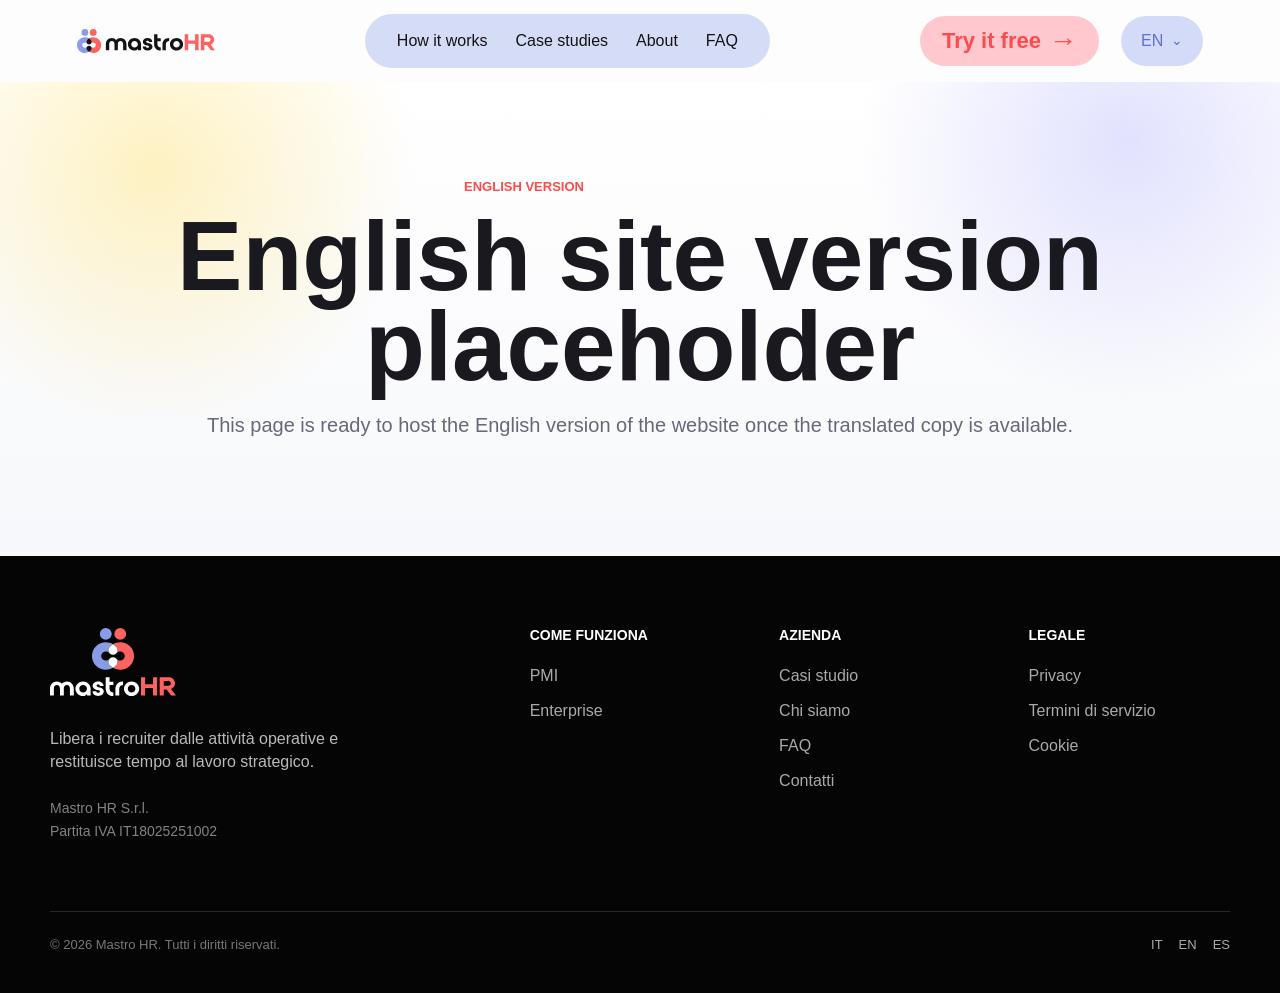
<file: en.html>
<!doctype html>
<html lang="en">
  <head>
    <meta charset="utf-8">
    <meta name="viewport" content="width=device-width, initial-scale=1">
    <title>Mastro HR | English</title>
    <link rel="stylesheet" href="styles.css">
  </head>
  <body>
    <header class="topbar modern-topbar">
      <div class="topbar-inner">
      <a class="logo" href="index.html" aria-label="Mastro HR">
        <img src="assets/mastrohr-logo-hero.svg" alt="Mastro HR">
      </a>
      <nav class="nav" aria-label="Main navigation">
        <a href="index.html">Homepage</a>
        <div class="nav-item">
          <button type="button">How it works</button>
          <div class="submenu">
            <a href="pmi.html">SMB</a>
            <a href="enterprise.html">Enterprise</a>
          </div>
        </div>
        <a href="casi-studio.html">Case studies</a>
        <a href="chi-siamo.html">About</a>
        <a href="faq.html">FAQ</a>
        <a href="contatti.html">Contact</a>
      </nav>
      <a class="top-cta" href="contatti.html">Try it free <span aria-hidden="true">→</span></a>
      <div class="language-switcher language-dropdown" aria-label="Language selector">
        <button type="button" aria-haspopup="true">EN <span aria-hidden="true">⌄</span></button>
        <div class="language-menu">
          <a href="index.html" lang="it">IT</a>
          <a href="es.html" lang="es">ES</a>
        </div>
      </div>
    </div></header>
    <main>
      <section class="page-hero">
        <p class="eyebrow">English version</p>
        <h1>English site version placeholder</h1>
        <p>This page is ready to host the English version of the website once the translated copy is available.</p>
      </section>
    </main>
  <footer class="footer"><div class="footer-main"><div class="footer-brand"><img src="assets/mastrohr-logo.svg" alt="Mastro HR"><p>Libera i recruiter dalle attività operative e restituisce tempo al lavoro strategico.</p><p class="company-data">Mastro HR S.r.l.<br>Partita IVA IT18025251002</p></div><div class="footer-column"><h3>Come funziona</h3><a href="pmi.html">PMI</a><a href="enterprise.html">Enterprise</a></div><div class="footer-column"><h3>Azienda</h3><a href="casi-studio.html">Casi studio</a><a href="chi-siamo.html">Chi siamo</a><a href="faq.html">FAQ</a><a href="contatti.html">Contatti</a></div><div class="footer-column"><h3>Legale</h3><a href="https://www.mastrohr.com/privacy">Privacy</a><a href="https://www.mastrohr.com/terms">Termini di servizio</a><a href="https://www.mastrohr.com/cookies">Cookie</a></div></div><div class="footer-bottom"><span>© 2026 Mastro HR. Tutti i diritti riservati.</span><div class="footer-languages"><a href="index.html">IT</a><a href="en.html">EN</a><a href="es.html">ES</a></div></div></footer></body>
</html>
</file>
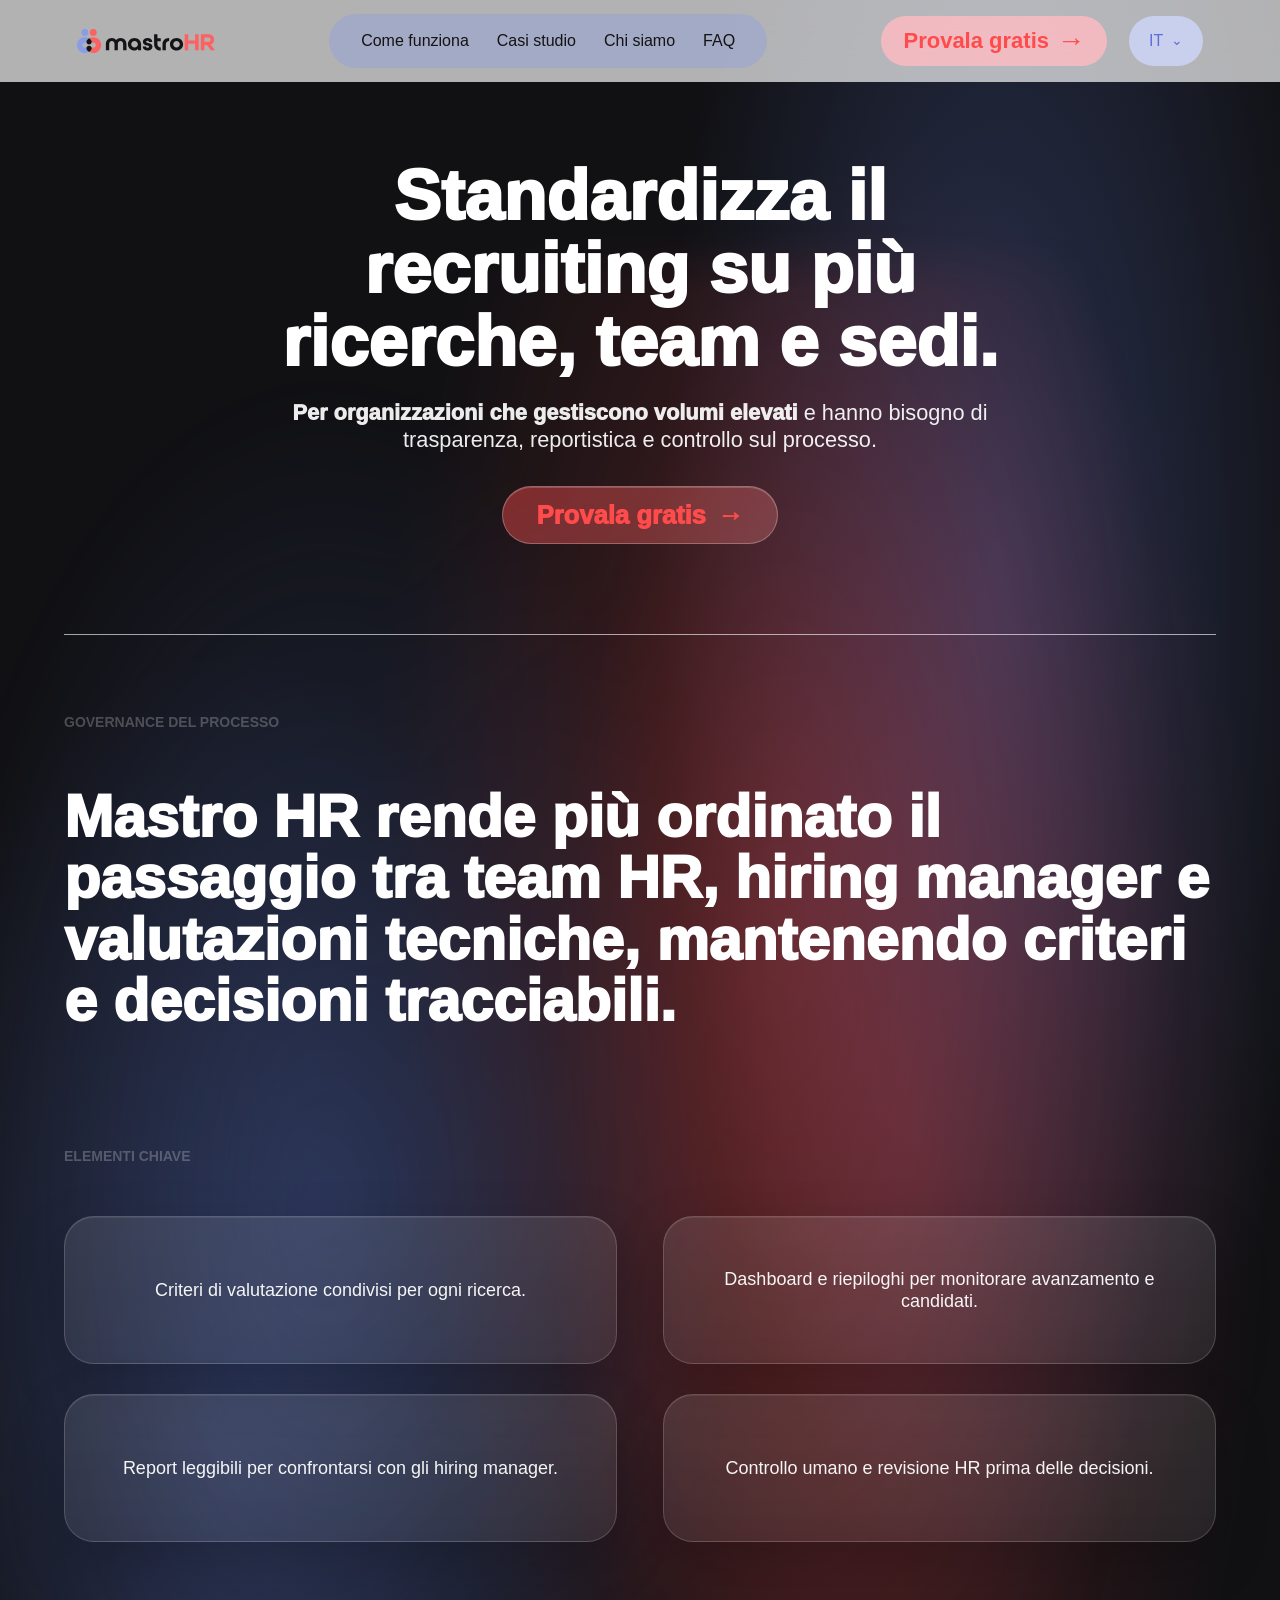
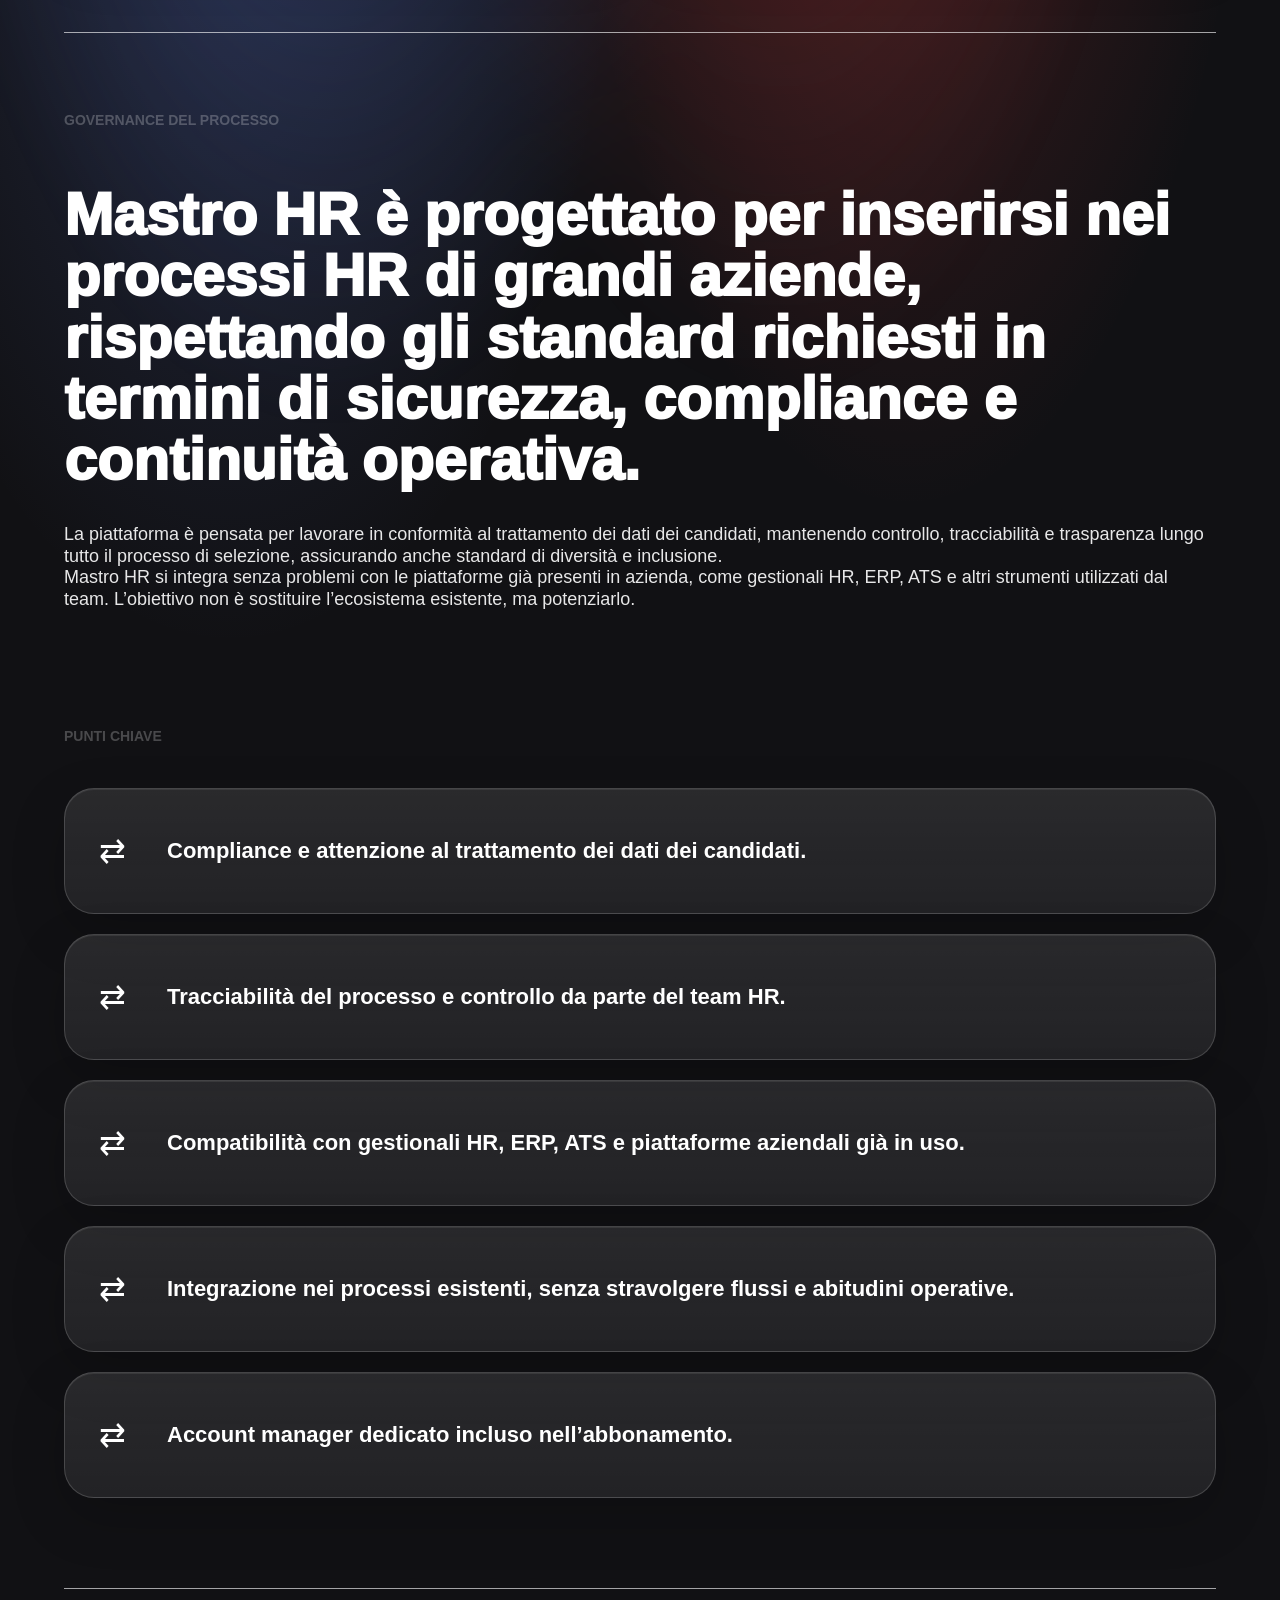
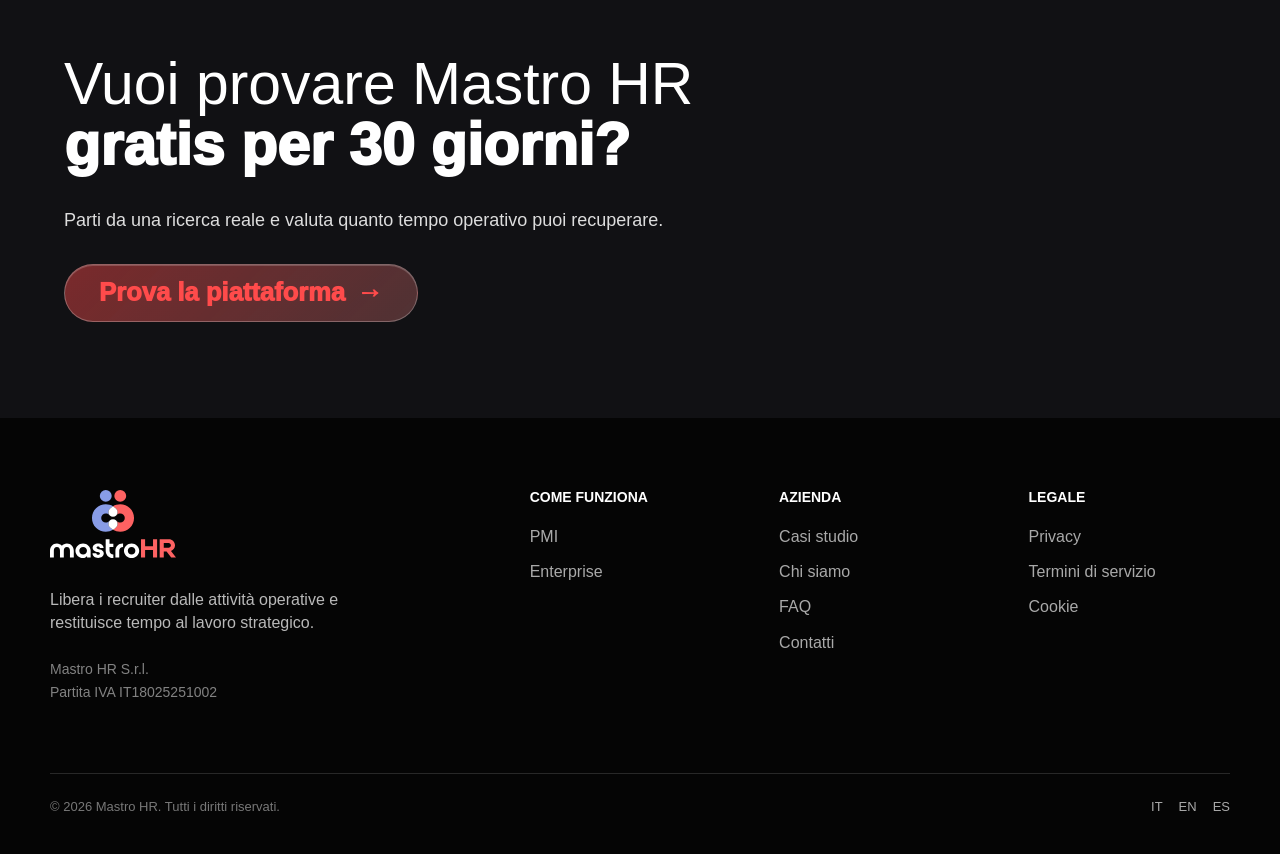
<file: enterprise.html>
<!doctype html>
<html lang="it">
  <head>
    <meta charset="utf-8">
    <meta name="viewport" content="width=device-width, initial-scale=1">
    <title>Enterprise | Mastro HR</title>
    <link rel="stylesheet" href="styles.css">
  </head>
  <body class="enterprise-page">
    <header class="topbar modern-topbar">
      <div class="topbar-inner">
      <a class="logo" href="index.html" aria-label="Mastro HR">
        <img src="assets/mastrohr-logo-hero.svg" alt="Mastro HR">
      </a>
      <nav class="nav" aria-label="Navigazione principale">
        <a href="index.html">Homepage</a>
        <div class="nav-item">
          <button type="button">Come funziona</button>
          <div class="submenu">
            <a href="pmi.html">PMI</a>
            <a href="enterprise.html">Enterprise</a>
          </div>
        </div>
        <a href="casi-studio.html">Casi studio</a>
        <a href="chi-siamo.html">Chi siamo</a>
        <a href="faq.html">FAQ</a>
        <a href="contatti.html">Contatti</a>
      </nav>
      <a class="top-cta" href="contatti.html">Provala gratis <span aria-hidden="true">→</span></a>
      <div class="language-switcher language-dropdown" aria-label="Selettore lingua">
        <button type="button" aria-haspopup="true">IT <span aria-hidden="true">⌄</span></button>
        <div class="language-menu">
          <a href="en.html" lang="en">EN</a>
          <a href="es.html" lang="es">ES</a>
        </div>
      </div>
    </div></header>
    <main class="enterprise-main">
      <section class="enterprise-flow">
        <div class="enterprise-hero-copy">
          <h1>Standardizza il<br>recruiting su più<br>ricerche, team e sedi.</h1>
          <p><strong>Per organizzazioni che gestiscono volumi elevati</strong> e hanno bisogno di<br>trasparenza, reportistica e controllo sul processo.</p>
          <a class="pmi-primary-cta" href="contatti.html">Provala gratis <span aria-hidden="true">→</span></a>
        </div>

        <hr class="pmi-divider">

        <section class="enterprise-governance" aria-labelledby="enterprise-governance-title">
          <p class="eyebrow">Governance del processo</p>
          <h2 id="enterprise-governance-title">Mastro HR rende più ordinato il passaggio tra team HR, hiring manager e valutazioni tecniche, mantenendo criteri e decisioni tracciabili.</h2>

          <p class="eyebrow enterprise-subeyebrow">Elementi chiave</p>
          <div class="enterprise-key-grid">
            <article>Criteri di valutazione condivisi per ogni ricerca.</article>
            <article>Dashboard e riepiloghi per monitorare avanzamento e candidati.</article>
            <article>Report leggibili per confrontarsi con gli hiring manager.</article>
            <article>Controllo umano e revisione HR prima delle decisioni.</article>
          </div>
        </section>

        <hr class="pmi-divider">

        <section class="enterprise-standard" aria-labelledby="enterprise-standard-title">
          <p class="eyebrow">Governance del processo</p>
          <h2 id="enterprise-standard-title">Mastro HR è progettato per inserirsi nei processi HR di grandi aziende, rispettando gli standard richiesti in termini di sicurezza, compliance e continuità operativa.</h2>
          <p>La piattaforma è pensata per lavorare in conformità al trattamento dei dati dei candidati, mantenendo controllo, tracciabilità e trasparenza lungo tutto il processo di selezione, assicurando anche standard di diversità e inclusione.<br>Mastro HR si integra senza problemi con le piattaforme già presenti in azienda, come gestionali HR, ERP, ATS e altri strumenti utilizzati dal team. L’obiettivo non è sostituire l’ecosistema esistente, ma potenziarlo.</p>

          <p class="eyebrow enterprise-subeyebrow">Punti chiave</p>
          <div class="enterprise-points">
            <article><span aria-hidden="true">⇄</span><strong>Compliance e attenzione al trattamento dei dati dei candidati.</strong></article>
            <article><span aria-hidden="true">⇄</span><strong>Tracciabilità del processo e controllo da parte del team HR.</strong></article>
            <article><span aria-hidden="true">⇄</span><strong>Compatibilità con gestionali HR, ERP, ATS e piattaforme aziendali già in uso.</strong></article>
            <article><span aria-hidden="true">⇄</span><strong>Integrazione nei processi esistenti, senza stravolgere flussi e abitudini operative.</strong></article>
            <article><span aria-hidden="true">⇄</span><strong>Account manager dedicato incluso nell’abbonamento.</strong></article>
          </div>
        </section>

        <hr class="pmi-divider">

        <div class="pmi-final-cta enterprise-final-cta">
          <h2><span>Vuoi provare Mastro HR</span><strong>gratis per 30 giorni?</strong></h2>
          <p>Parti da una ricerca reale e valuta quanto tempo operativo puoi recuperare.</p>
          <a class="pmi-primary-cta" href="contatti.html">Prova la piattaforma <span aria-hidden="true">→</span></a>
        </div>
      </section>
    </main>
  <footer class="footer"><div class="footer-main"><div class="footer-brand"><img src="assets/mastrohr-logo.svg" alt="Mastro HR"><p>Libera i recruiter dalle attività operative e restituisce tempo al lavoro strategico.</p><p class="company-data">Mastro HR S.r.l.<br>Partita IVA IT18025251002</p></div><div class="footer-column"><h3>Come funziona</h3><a href="pmi.html">PMI</a><a href="enterprise.html">Enterprise</a></div><div class="footer-column"><h3>Azienda</h3><a href="casi-studio.html">Casi studio</a><a href="chi-siamo.html">Chi siamo</a><a href="faq.html">FAQ</a><a href="contatti.html">Contatti</a></div><div class="footer-column"><h3>Legale</h3><a href="https://www.mastrohr.com/privacy">Privacy</a><a href="https://www.mastrohr.com/terms">Termini di servizio</a><a href="https://www.mastrohr.com/cookies">Cookie</a></div></div><div class="footer-bottom"><span>© 2026 Mastro HR. Tutti i diritti riservati.</span><div class="footer-languages"><a href="index.html">IT</a><a href="en.html">EN</a><a href="es.html">ES</a></div></div></footer></body>
</html>
</file>
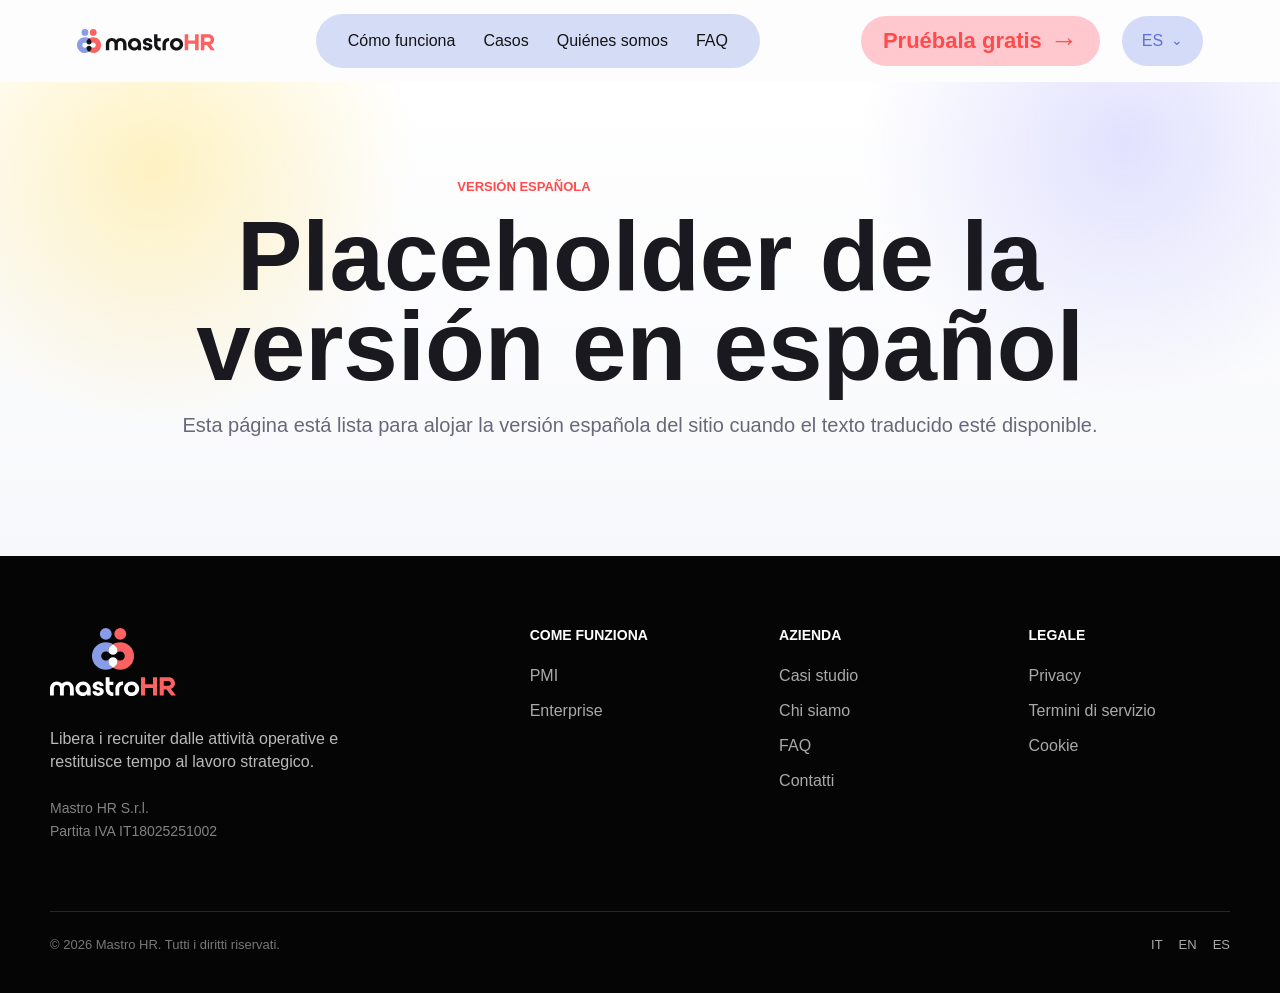
<file: es.html>
<!doctype html>
<html lang="es">
  <head>
    <meta charset="utf-8">
    <meta name="viewport" content="width=device-width, initial-scale=1">
    <title>Mastro HR | Español</title>
    <link rel="stylesheet" href="styles.css">
  </head>
  <body>
    <header class="topbar modern-topbar">
      <div class="topbar-inner">
      <a class="logo" href="index.html" aria-label="Mastro HR">
        <img src="assets/mastrohr-logo-hero.svg" alt="Mastro HR">
      </a>
      <nav class="nav" aria-label="Navegación principal">
        <a href="index.html">Homepage</a>
        <div class="nav-item">
          <button type="button">Cómo funciona</button>
          <div class="submenu">
            <a href="pmi.html">PYME</a>
            <a href="enterprise.html">Enterprise</a>
          </div>
        </div>
        <a href="casi-studio.html">Casos</a>
        <a href="chi-siamo.html">Quiénes somos</a>
        <a href="faq.html">FAQ</a>
        <a href="contatti.html">Contacto</a>
      </nav>
      <a class="top-cta" href="contatti.html">Pruébala gratis <span aria-hidden="true">→</span></a>
      <div class="language-switcher language-dropdown" aria-label="Selector de idioma">
        <button type="button" aria-haspopup="true">ES <span aria-hidden="true">⌄</span></button>
        <div class="language-menu">
          <a href="index.html" lang="it">IT</a>
          <a href="en.html" lang="en">EN</a>
        </div>
      </div>
    </div></header>
    <main>
      <section class="page-hero">
        <p class="eyebrow">Versión española</p>
        <h1>Placeholder de la versión en español</h1>
        <p>Esta página está lista para alojar la versión española del sitio cuando el texto traducido esté disponible.</p>
      </section>
    </main>
  <footer class="footer"><div class="footer-main"><div class="footer-brand"><img src="assets/mastrohr-logo.svg" alt="Mastro HR"><p>Libera i recruiter dalle attività operative e restituisce tempo al lavoro strategico.</p><p class="company-data">Mastro HR S.r.l.<br>Partita IVA IT18025251002</p></div><div class="footer-column"><h3>Come funziona</h3><a href="pmi.html">PMI</a><a href="enterprise.html">Enterprise</a></div><div class="footer-column"><h3>Azienda</h3><a href="casi-studio.html">Casi studio</a><a href="chi-siamo.html">Chi siamo</a><a href="faq.html">FAQ</a><a href="contatti.html">Contatti</a></div><div class="footer-column"><h3>Legale</h3><a href="https://www.mastrohr.com/privacy">Privacy</a><a href="https://www.mastrohr.com/terms">Termini di servizio</a><a href="https://www.mastrohr.com/cookies">Cookie</a></div></div><div class="footer-bottom"><span>© 2026 Mastro HR. Tutti i diritti riservati.</span><div class="footer-languages"><a href="index.html">IT</a><a href="en.html">EN</a><a href="es.html">ES</a></div></div></footer></body>
</html>
</file>
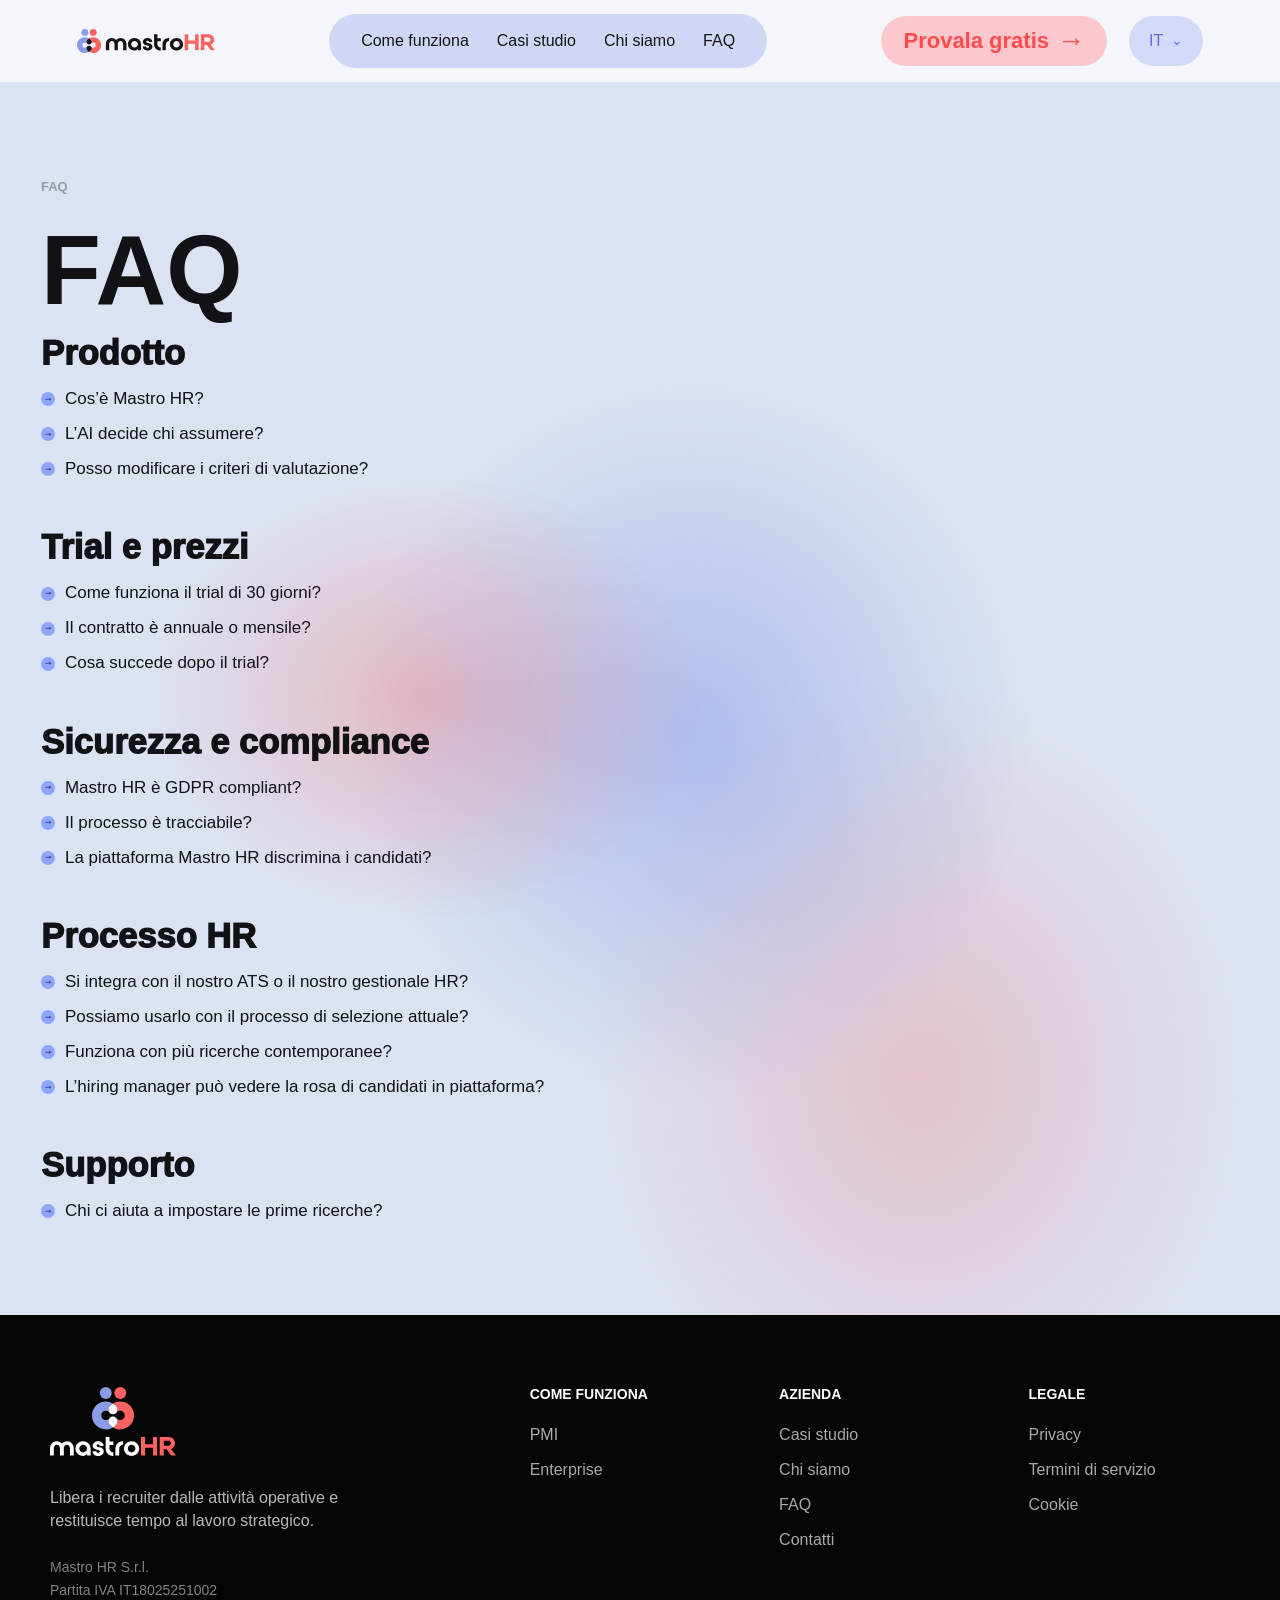
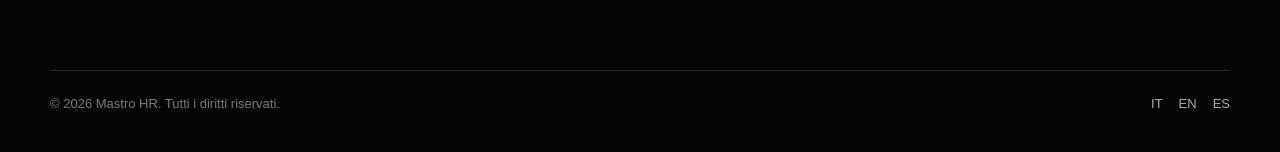
<file: faq.html>
<!doctype html>
<html lang="it">
  <head><meta charset="utf-8"><meta name="viewport" content="width=device-width, initial-scale=1"><title>FAQ | Mastro HR</title><link rel="stylesheet" href="styles.css"></head>
  <body class="faq-page">
    <header class="topbar modern-topbar">
      <div class="topbar-inner">
      <a class="logo" href="index.html" aria-label="Mastro HR">
        <img src="assets/mastrohr-logo-hero.svg" alt="Mastro HR">
      </a>
      <nav class="nav" aria-label="Navigazione principale">
        <a href="index.html">Homepage</a>
        <div class="nav-item">
          <button type="button">Come funziona</button>
          <div class="submenu">
            <a href="pmi.html">PMI</a>
            <a href="enterprise.html">Enterprise</a>
          </div>
        </div>
        <a href="casi-studio.html">Casi studio</a>
        <a href="chi-siamo.html">Chi siamo</a>
        <a href="faq.html">FAQ</a>
        <a href="contatti.html">Contatti</a>
      </nav>
      <a class="top-cta" href="contatti.html">Provala gratis <span aria-hidden="true">→</span></a>
      <div class="language-switcher language-dropdown" aria-label="Selettore lingua">
        <button type="button" aria-haspopup="true">IT <span aria-hidden="true">⌄</span></button>
        <div class="language-menu">
          <a href="en.html" lang="en">EN</a>
          <a href="es.html" lang="es">ES</a>
        </div>
      </div>
    </div></header>
    <main class="faq-main">
      <section class="faq-page-flow" aria-labelledby="faq-title">
        <p class="eyebrow">FAQ</p>
        <section class="faq-page-category" aria-labelledby="faq-product">
          <h1 id="faq-title" class="sr-only">FAQ</h1>
          <h2 id="faq-product">Prodotto</h2>
          <div class="faq-page-list">
            <details>
              <summary>Cos’è Mastro HR?</summary>
              <p>Una piattaforma AI per automatizzare attività operative del recruiting e aiutare il team HR a ricevere shortlist di candidati pre-validati grazie a una metodologia proprietaria.</p>
            </details>
            <details>
              <summary>L’AI decide chi assumere?</summary>
              <p>No. Mastro HR supporta il team HR in tutto l’iter di ricerca e selezione, ma la decisione resta all’essere umano.</p>
            </details>
            <details>
              <summary>Posso modificare i criteri di valutazione?</summary>
              <p>Sì, il team HR può impostare e rivedere i criteri della ricerca personalizzandoli.</p>
            </details>
          </div>
        </section>

        <section class="faq-page-category" aria-labelledby="faq-trial">
          <h2 id="faq-trial">Trial e prezzi</h2>
          <div class="faq-page-list">
            <details>
              <summary>Come funziona il trial di 30 giorni?</summary>
              <p>Il trial gratuito permette di provare Mastro HR su una ricerca reale e valutare tempi, qualità della shortlist e carico operativo risparmiato.</p>
            </details>
            <details>
              <summary>Il contratto è annuale o mensile?</summary>
              <p>Annuale con pagamento anticipato. Offriamo la prova gratuita di 30 giorni appositamente per valutare la piattaforma prima di fare un investimento.</p>
            </details>
            <details>
              <summary>Cosa succede dopo il trial?</summary>
              <p>Il team può valutare risultati, volumi e il piano più appropriato prima di proseguire con la sottoscrizione del contratto.</p>
            </details>
          </div>
        </section>

        <section class="faq-page-category" aria-labelledby="faq-security">
          <h2 id="faq-security">Sicurezza e compliance</h2>
          <div class="faq-page-list">
            <details>
              <summary>Mastro HR è GDPR compliant?</summary>
              <p>Sì, le informazioni sono disponibili nella documentazione dedicata.</p>
            </details>
            <details>
              <summary>Il processo è tracciabile?</summary>
              <p>Criteri, report e valutazioni sono consultabili dal team HR e da qualsiasi altro referente interno autorizzato dai nostri clienti.</p>
            </details>
            <details>
              <summary>La piattaforma Mastro HR discrimina i candidati?</summary>
              <p>No, seguiamo rigorosi standard sulla diversità e sull’inclusione proprio perché fa parte dei nostri valori.</p>
            </details>
          </div>
        </section>

        <section class="faq-page-category" aria-labelledby="faq-process">
          <h2 id="faq-process">Processo HR</h2>
          <div class="faq-page-list">
            <details>
              <summary>Si integra con il nostro ATS o il nostro gestionale HR?</summary>
              <p>Sì, possiamo integrarci con qualsiasi software in pochi giorni.</p>
            </details>
            <details>
              <summary>Possiamo usarlo con il processo di selezione attuale?</summary>
              <p>Mastro HR utilizza una metodologia proprietaria senza stravolgere i processi interni dell’azienda cliente.</p>
            </details>
            <details>
              <summary>Funziona con più ricerche contemporanee?</summary>
              <p>Assolutamente sì, il vantaggio aumenta quando il team gestisce più posizioni e priorità in contemporanea.</p>
            </details>
            <details>
              <summary>L’hiring manager può vedere la rosa di candidati in piattaforma?</summary>
              <p>Sì, con un semplice click puoi condividere tutte le informazioni necessarie ai tuoi colleghi.</p>
            </details>
          </div>
        </section>

        <section class="faq-page-category" aria-labelledby="faq-support">
          <h2 id="faq-support">Supporto</h2>
          <div class="faq-page-list">
            <details>
              <summary>Chi ci aiuta a impostare le prime ricerche?</summary>
              <p>Assieme a un nostro account manager, che ti verrà assegnato, potrai svolgere l’onboarding in piattaforma e contattarlo per qualsiasi necessità o supporto durante tutto il periodo contrattuale.</p>
            </details>
          </div>
        </section>
      </section>
    </main>
  <footer class="footer"><div class="footer-main"><div class="footer-brand"><img src="assets/mastrohr-logo.svg" alt="Mastro HR"><p>Libera i recruiter dalle attività operative e restituisce tempo al lavoro strategico.</p><p class="company-data">Mastro HR S.r.l.<br>Partita IVA IT18025251002</p></div><div class="footer-column"><h3>Come funziona</h3><a href="pmi.html">PMI</a><a href="enterprise.html">Enterprise</a></div><div class="footer-column"><h3>Azienda</h3><a href="casi-studio.html">Casi studio</a><a href="chi-siamo.html">Chi siamo</a><a href="faq.html">FAQ</a><a href="contatti.html">Contatti</a></div><div class="footer-column"><h3>Legale</h3><a href="https://www.mastrohr.com/privacy">Privacy</a><a href="https://www.mastrohr.com/terms">Termini di servizio</a><a href="https://www.mastrohr.com/cookies">Cookie</a></div></div><div class="footer-bottom"><span>© 2026 Mastro HR. Tutti i diritti riservati.</span><div class="footer-languages"><a href="index.html">IT</a><a href="en.html">EN</a><a href="es.html">ES</a></div></div></footer></body>
</html>
</file>
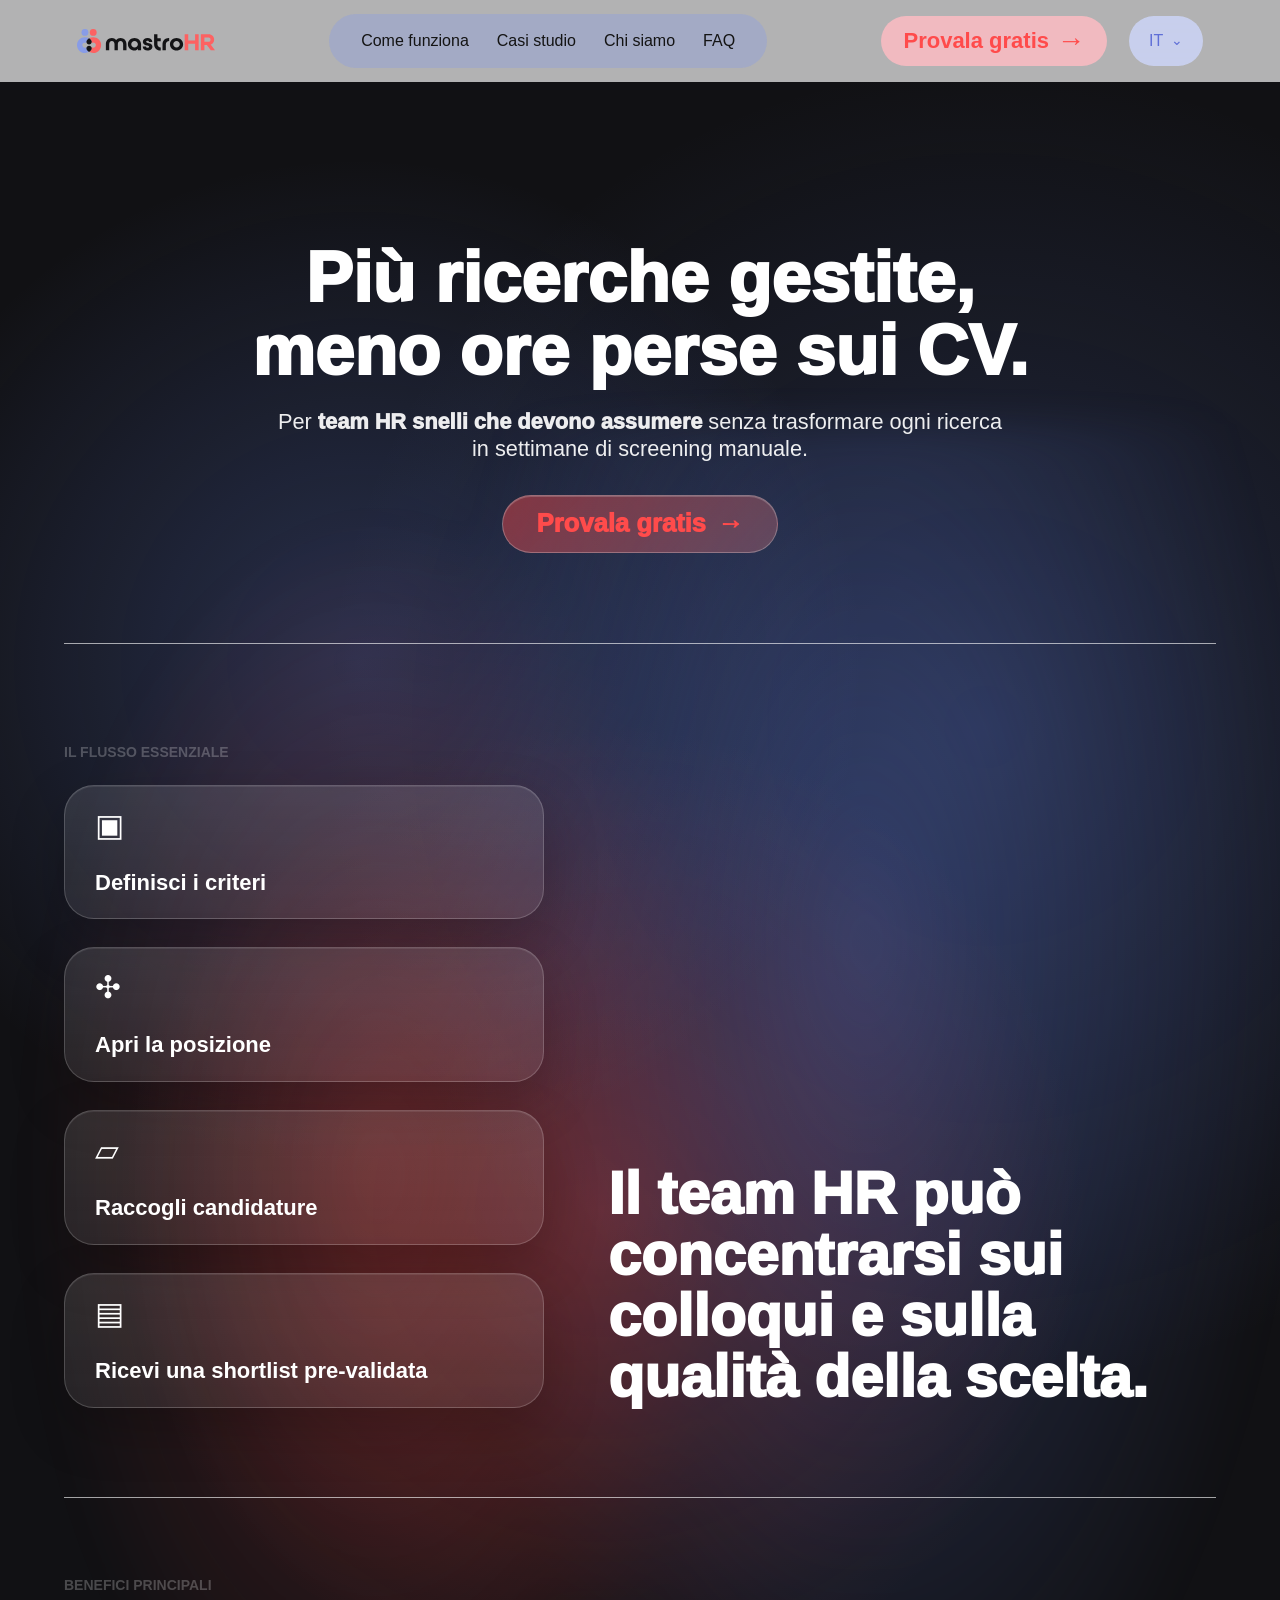
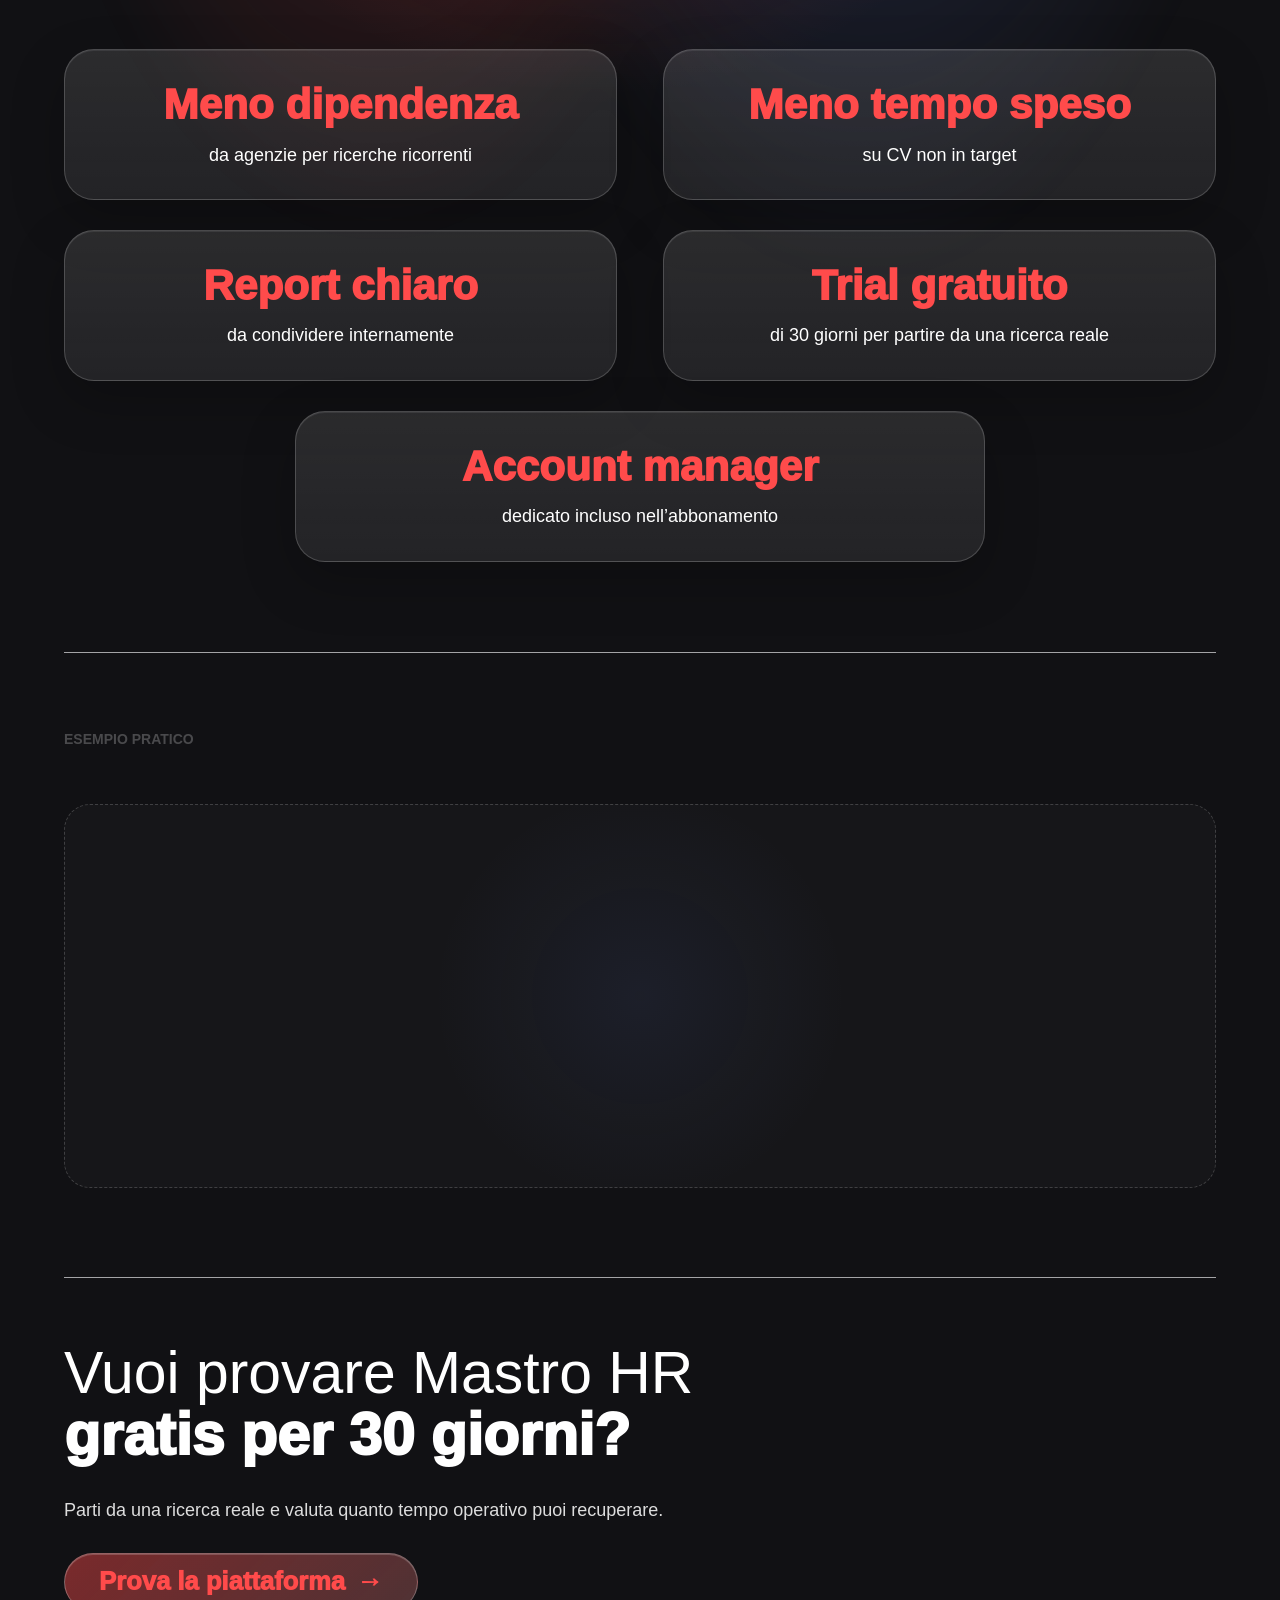
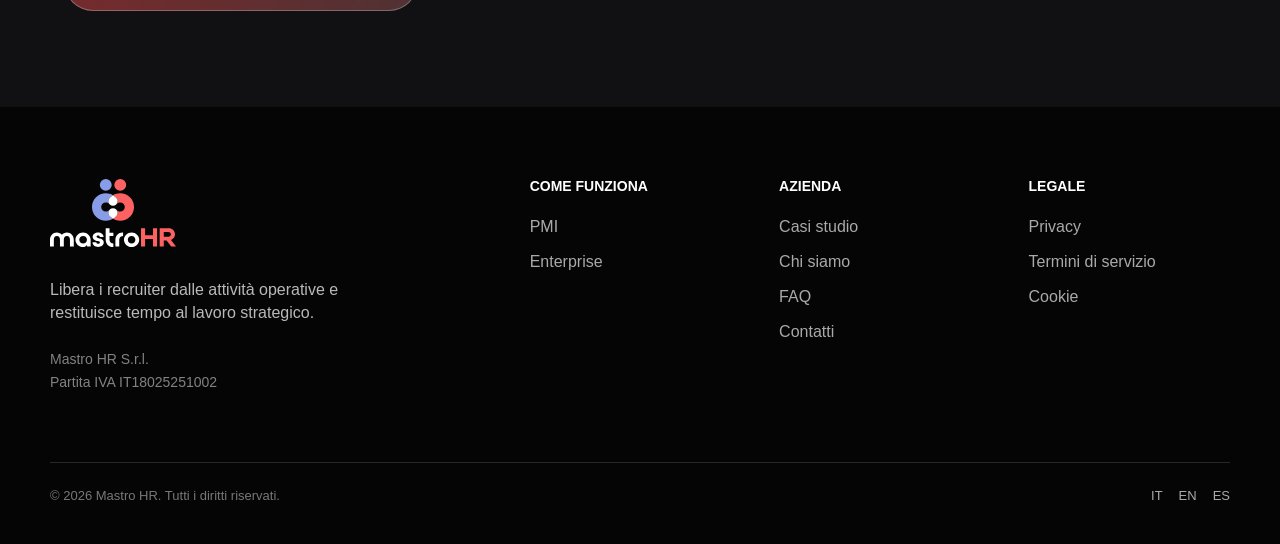
<file: pmi.html>
<!doctype html>
<html lang="it">
  <head>
    <meta charset="utf-8">
    <meta name="viewport" content="width=device-width, initial-scale=1">
    <title>PMI | Mastro HR</title>
    <link rel="stylesheet" href="styles.css">
  </head>
  <body class="pmi-page">
    <header class="topbar modern-topbar">
      <div class="topbar-inner">
      <a class="logo" href="index.html" aria-label="Mastro HR">
        <img src="assets/mastrohr-logo-hero.svg" alt="Mastro HR">
      </a>
      <nav class="nav" aria-label="Navigazione principale">
        <a href="index.html">Homepage</a>
        <div class="nav-item">
          <button type="button">Come funziona</button>
          <div class="submenu">
            <a href="pmi.html">PMI</a>
            <a href="enterprise.html">Enterprise</a>
          </div>
        </div>
        <a href="casi-studio.html">Casi studio</a>
        <a href="chi-siamo.html">Chi siamo</a>
        <a href="faq.html">FAQ</a>
        <a href="contatti.html">Contatti</a>
      </nav>
      <a class="top-cta" href="contatti.html">Provala gratis <span aria-hidden="true">→</span></a>
      <div class="language-switcher language-dropdown" aria-label="Selettore lingua">
        <button type="button" aria-haspopup="true">IT <span aria-hidden="true">⌄</span></button>
        <div class="language-menu">
          <a href="en.html" lang="en">EN</a>
          <a href="es.html" lang="es">ES</a>
        </div>
      </div>
    </div></header>
    <main class="pmi-main">
      <section class="pmi-flow">
        <div class="pmi-hero-copy">
          <h1>Più ricerche gestite,<br>meno ore perse sui CV.</h1>
          <p>Per <strong>team HR snelli che devono assumere</strong> senza trasformare ogni ricerca<br>in settimane di screening manuale.</p>
          <a class="pmi-primary-cta" href="contatti.html">Provala gratis <span aria-hidden="true">→</span></a>
        </div>

        <hr class="pmi-divider">

        <div class="pmi-flow-grid">
          <p class="eyebrow">Il flusso essenziale</p>
          <div class="pmi-flow-cards">
            <article>
              <span aria-hidden="true">▣</span>
              <strong>Definisci i criteri</strong>
            </article>
            <article>
              <span aria-hidden="true">✣</span>
              <strong>Apri la posizione</strong>
            </article>
            <article>
              <span aria-hidden="true">▱</span>
              <strong>Raccogli candidature</strong>
            </article>
            <article>
              <span aria-hidden="true">▤</span>
              <strong>Ricevi una shortlist pre-validata</strong>
            </article>
          </div>
          <h2>Il team HR può concentrarsi sui colloqui e sulla qualità della scelta.</h2>
        </div>

        <hr class="pmi-divider">

        <div class="pmi-benefits">
          <p class="eyebrow">Benefici principali</p>
          <div class="pmi-benefit-grid">
            <article>
              <h3>Meno dipendenza</h3>
              <p>da agenzie per ricerche ricorrenti</p>
            </article>
            <article>
              <h3>Meno tempo speso</h3>
              <p>su CV non in target</p>
            </article>
            <article>
              <h3>Report chiaro</h3>
              <p>da condividere internamente</p>
            </article>
            <article>
              <h3>Trial gratuito</h3>
              <p>di 30 giorni per partire da una ricerca reale</p>
            </article>
            <article class="wide">
              <h3>Account manager</h3>
              <p>dedicato incluso nell’abbonamento</p>
            </article>
          </div>
        </div>

        <hr class="pmi-divider">

        <div class="pmi-example">
          <p class="eyebrow">Esempio pratico</p>
          <div class="pmi-example-placeholder" aria-label="Spazio per esempio pratico"></div>
        </div>

        <hr class="pmi-divider">

        <div class="pmi-final-cta">
          <h2><span>Vuoi provare Mastro HR</span><strong>gratis per 30 giorni?</strong></h2>
          <p>Parti da una ricerca reale e valuta quanto tempo operativo puoi recuperare.</p>
          <a class="pmi-primary-cta" href="contatti.html">Prova la piattaforma <span aria-hidden="true">→</span></a>
        </div>
      </section>
    </main>
  <footer class="footer"><div class="footer-main"><div class="footer-brand"><img src="assets/mastrohr-logo.svg" alt="Mastro HR"><p>Libera i recruiter dalle attività operative e restituisce tempo al lavoro strategico.</p><p class="company-data">Mastro HR S.r.l.<br>Partita IVA IT18025251002</p></div><div class="footer-column"><h3>Come funziona</h3><a href="pmi.html">PMI</a><a href="enterprise.html">Enterprise</a></div><div class="footer-column"><h3>Azienda</h3><a href="casi-studio.html">Casi studio</a><a href="chi-siamo.html">Chi siamo</a><a href="faq.html">FAQ</a><a href="contatti.html">Contatti</a></div><div class="footer-column"><h3>Legale</h3><a href="https://www.mastrohr.com/privacy">Privacy</a><a href="https://www.mastrohr.com/terms">Termini di servizio</a><a href="https://www.mastrohr.com/cookies">Cookie</a></div></div><div class="footer-bottom"><span>© 2026 Mastro HR. Tutti i diritti riservati.</span><div class="footer-languages"><a href="index.html">IT</a><a href="en.html">EN</a><a href="es.html">ES</a></div></div></footer></body>
</html>
</file>
<file: styles.css>
:root {
  --ink: #19191f;
  --muted: #676879;
  --line: #e6e8ef;
  --bg: #f7f8fb;
  --white: #ffffff;
  --red: #ff4b4b;
  --red-soft: #ffe9e9;
  --blue: #6161ff;
  --blue-soft: #e9ecff;
  --green: #00c875;
  --green-soft: #e3f8ee;
  --yellow: #ffcb00;
  --yellow-soft: #fff6cf;
  --violet: #a25ddc;
  --violet-soft: #f1e6fb;
  --black: #050505;
  --max: 1180px;
}

* {
  box-sizing: border-box;
}

html {
  scroll-behavior: smooth;
}

body {
  margin: 0;
  color: var(--ink);
  background: var(--bg);
  font-family: Inter, Helvetica, Arial, sans-serif;
  line-height: 1.45;
}

a {
  color: inherit;
  text-decoration: none;
}

.topbar {
  position: sticky;
  top: 0;
  z-index: 20;
  display: grid;
  grid-template-columns: 1fr;
  align-items: center;
  min-height: 80px;
  padding: 10px clamp(18px, 4vw, 44px);
  background: rgba(0, 0, 0, 0.76);
  border-bottom: 1px solid rgba(255, 255, 255, 0.14);
  backdrop-filter: blur(18px);
}

.topbar-inner {
  display: grid;
  grid-template-columns: auto 1fr auto auto;
  align-items: center;
  gap: 22px;
  width: 100%;
  max-width: var(--max);
  margin-inline: auto;
}

.logo img {
  display: block;
  width: 106px;
  filter: drop-shadow(0 10px 20px rgba(0, 0, 0, 0.24));
}

.nav {
  justify-self: center;
  transform: translateX(136px);
  display: flex;
  align-items: center;
  gap: 24px;
  color: rgba(255, 255, 255, 0.72);
  font-size: 14px;
  font-weight: 700;
}

.nav a:hover,
.nav-item button:hover {
  color: var(--white);
}

.nav-item {
  position: relative;
  padding: 12px 0;
}

.nav-item button {
  border: 0;
  padding: 0;
  color: rgba(255, 255, 255, 0.72);
  background: transparent;
  cursor: pointer;
  font: inherit;
  font-weight: 700;
}

.submenu {
  position: absolute;
  top: 100%;
  left: -18px;
  display: none;
  min-width: 174px;
  padding: 10px;
  border: 1px solid rgba(255, 255, 255, 0.14);
  border-radius: 18px;
  background: rgba(5, 5, 5, 0.96);
  box-shadow: 0 20px 50px rgba(0, 0, 0, 0.26);
}

.submenu::before {
  content: "";
  position: absolute;
  left: 0;
  right: 0;
  top: -12px;
  height: 12px;
}

.submenu a {
  display: block;
  padding: 10px 12px;
  border-radius: 12px;
}

.submenu a:hover {
  background: rgba(255, 255, 255, 0.08);
}

.nav-item:hover .submenu,
.nav-item:focus-within .submenu {
  display: block;
}

.top-cta,
.btn {
  min-height: 46px;
  display: inline-flex;
  align-items: center;
  justify-content: center;
  padding: 0 20px;
  border: 0;
  border-radius: 999px;
  font-weight: 800;
  transition: transform 180ms ease, box-shadow 180ms ease, background 180ms ease, border-color 180ms ease;
}

.top-cta {
  min-height: 42px;
  padding-inline: 18px;
}

.language-switcher {
  display: inline-flex;
  align-items: center;
  gap: 4px;
  padding: 4px;
  border: 1px solid rgba(255, 255, 255, 0.16);
  border-radius: 999px;
  background: rgba(255, 255, 255, 0.08);
}

.language-switcher a {
  display: inline-flex;
  align-items: center;
  justify-content: center;
  min-width: 34px;
  min-height: 30px;
  padding: 0 8px;
  border-radius: 999px;
  color: rgba(255, 255, 255, 0.68);
  font-size: 12px;
  font-weight: 900;
  transition: color 160ms ease, background 160ms ease, transform 160ms ease;
}

.language-switcher a:hover {
  color: var(--white);
  transform: translateY(-1px);
}

.language-switcher a.active {
  color: var(--black);
  background: var(--white);
}

.top-cta,
.btn.primary {
  color: var(--white);
  background: var(--red);
  box-shadow: 0 14px 34px rgba(255, 75, 75, 0.24);
}

.top-cta:hover,
.btn.primary:hover {
  transform: translateY(-2px);
  box-shadow: 0 18px 42px rgba(255, 75, 75, 0.34);
}

.btn.secondary {
  color: var(--ink);
  background: var(--white);
  border: 1px solid var(--line);
}

.btn.secondary:hover {
  transform: translateY(-2px);
  border-color: #cfd3df;
  box-shadow: 0 14px 32px rgba(25, 25, 31, 0.1);
}

.hero,
.section {
  padding: 92px clamp(18px, 4vw, 44px);
}

.page-hero {
  padding: 96px clamp(18px, 4vw, 44px);
  text-align: center;
  background:
    radial-gradient(circle at 12% 18%, rgba(255, 203, 0, 0.24), transparent 22%),
    radial-gradient(circle at 88% 12%, rgba(97, 97, 255, 0.18), transparent 22%),
    linear-gradient(180deg, #ffffff, var(--bg));
}

.page-hero > * {
  max-width: 960px;
  margin-inline: auto;
}

.page-hero p:not(.eyebrow) {
  color: var(--muted);
  font-size: 20px;
}

.pmi-hero {
  background:
    radial-gradient(circle at 20% 12%, rgba(255, 203, 0, 0.34), transparent 22%),
    linear-gradient(180deg, #ffffff, var(--yellow-soft));
}

.enterprise-hero {
  background:
    radial-gradient(circle at 82% 18%, rgba(97, 97, 255, 0.24), transparent 24%),
    linear-gradient(180deg, #ffffff, var(--blue-soft));
}

.hero {
  display: flex;
  flex-direction: column;
  justify-content: center;
  min-height: 680px;
  padding-top: 76px;
  padding-bottom: 104px;
  text-align: center;
  overflow: hidden;
  background: linear-gradient(
    105deg,
    var(--blue-soft) 0%,
    var(--white) 32%,
    var(--white) 68%,
    var(--red-soft) 100%
  );
}

.hero h1 {
  max-width: 1020px;
  margin-bottom: 0;
  font-size: clamp(54px, 6.2vw, 82px);
  line-height: 0.98;
}

.hero > *,
.section-title,
.problem-stats,
.numbers,
.shift,
.steps,
.unified-process,
.control,
.path-grid,
.testimonial,
.about,
.faq-list,
.contact,
.wide-card {
  max-width: var(--max);
  margin-inline: auto;
}

.eyebrow {
  margin: 0 0 14px;
  color: var(--red);
  font-size: 13px;
  font-weight: 900;
  text-transform: uppercase;
}

h1,
h2,
h3,
p {
  margin-top: 0;
}

h1 {
  max-width: 960px;
  margin-bottom: 20px;
  font-size: clamp(54px, 8vw, 98px);
  line-height: 0.92;
  letter-spacing: 0;
}

h2 {
  max-width: 860px;
  margin-bottom: 18px;
  font-size: clamp(36px, 5vw, 62px);
  line-height: 0.98;
  letter-spacing: 0;
}

h3 {
  margin-bottom: 8px;
  font-size: 22px;
  line-height: 1.1;
}

.hero-text,
.hero-preheadline,
.section-title p,
.control-copy p,
.about p,
.contact p {
  max-width: 760px;
  color: var(--muted);
  font-size: 19px;
}

.hero-text {
  margin-inline: auto;
}

.hero-preheadline {
  max-width: 850px;
  margin: 0 auto 32px;
  color: var(--muted);
  font-size: 21px;
  font-weight: 500;
  line-height: 1.45;
}

.hero-actions {
  display: flex;
  justify-content: center;
  flex-wrap: wrap;
  gap: 12px;
  margin: 34px auto 0;
}

.use-cases {
  display: flex;
  justify-content: center;
  flex-wrap: wrap;
  gap: 10px;
  margin-bottom: 44px;
}

.pill {
  display: inline-flex;
  align-items: center;
  min-height: 38px;
  padding: 0 14px;
  font-size: 14px;
  border-radius: 999px;
  font-weight: 800;
  transition: transform 180ms ease, background 180ms ease, border-color 180ms ease, color 180ms ease;
}

.pill.red,
.pill.blue,
.pill.green,
.pill.yellow,
.pill.violet {
  color: #5f6472;
  background: #eef0f5;
  border: 1px solid #e1e4ec;
}

.pill:hover {
  transform: translateY(-3px);
  color: var(--ink);
  background: var(--white);
  border-color: #cfd3df;
}

.workboard {
  display: grid;
  grid-template-columns: 150px 1fr;
  max-width: 920px;
  min-height: 460px;
  margin-top: 0;
  text-align: left;
  border: 1px solid var(--line);
  border-radius: 28px;
  background: var(--white);
  box-shadow: 0 34px 80px rgba(25, 25, 31, 0.14);
  overflow: hidden;
  transform-style: preserve-3d;
  transition: transform 220ms ease, box-shadow 220ms ease;
}

.workboard:hover {
  box-shadow: 0 44px 96px rgba(25, 25, 31, 0.2);
}

.board-sidebar {
  display: grid;
  align-content: start;
  gap: 12px;
  padding: 22px;
  color: var(--muted);
  background: #f0f2f8;
  border-right: 1px solid var(--line);
}

.avatar,
.company-dot {
  display: grid;
  place-items: center;
  width: 48px;
  height: 48px;
  border-radius: 16px;
  color: var(--white);
  background: var(--black);
  font-weight: 900;
}

.board-sidebar span {
  padding: 10px 12px;
  border-radius: 12px;
  font-weight: 800;
  transition: transform 160ms ease, background 160ms ease, color 160ms ease;
}

.board-sidebar span:nth-child(2) {
  color: var(--ink);
  background: var(--white);
}

.board-sidebar span:hover {
  transform: translateX(4px);
  color: var(--ink);
  background: var(--white);
}

.board-main {
  padding: 24px;
}

.board-header {
  display: flex;
  justify-content: space-between;
  gap: 18px;
  align-items: center;
  margin-bottom: 20px;
}

.board-header small {
  display: block;
  color: var(--muted);
  margin-bottom: 4px;
}

.board-header strong {
  font-size: 24px;
}

.board-header button {
  min-height: 38px;
  padding: 0 14px;
  border: 0;
  border-radius: 999px;
  color: #087a4d;
  background: var(--green-soft);
  font-weight: 900;
}

.board-table {
  border: 1px solid var(--line);
  border-radius: 18px;
  overflow: hidden;
}

.row {
  display: grid;
  grid-template-columns: 1.2fr 0.65fr 0.9fr 1fr 0.55fr;
  align-items: center;
  min-height: 66px;
  gap: 12px;
  padding: 0 16px;
  border-bottom: 1px solid var(--line);
  transition: background 160ms ease, transform 160ms ease, box-shadow 160ms ease;
}

.row:last-child {
  border-bottom: 0;
}

.row-head {
  min-height: 46px;
  color: var(--muted);
  background: #fafbff;
  font-size: 13px;
  font-weight: 800;
}

.row:not(.row-head):hover {
  position: relative;
  z-index: 1;
  transform: scale(1.012);
  background: #ffffff;
  box-shadow: 0 12px 28px rgba(25, 25, 31, 0.08);
}

.fit,
.row strong,
.row em,
.row i {
  display: inline-flex;
  justify-content: center;
  align-items: center;
  min-height: 30px;
  border-radius: 999px;
  font-style: normal;
  font-weight: 800;
  font-size: 13px;
}

.fit.high { color: #087a4d; background: var(--green-soft); }
.fit.mid { color: #b92323; background: var(--red-soft); }
.fit.blue { color: var(--blue); background: var(--blue-soft); }
.fit.soft { color: #9a7500; background: var(--yellow-soft); }
.row em { color: var(--muted); background: #f0f2f8; }
.row strong { color: var(--blue); background: var(--blue-soft); }
.row i { color: var(--ink); background: #f0f2f8; }

.client-strip {
  display: block;
  padding: 22px 0 26px;
  border-top: 1px solid var(--line);
  border-bottom: 1px solid var(--line);
  background: var(--blue-soft);
  overflow: hidden;
}

.client-marquee {
  min-width: 0;
  overflow: hidden;
}

.client-track {
  display: flex;
  width: max-content;
  animation: client-scroll 42s linear infinite;
}

.client-set {
  display: flex;
  align-items: center;
  gap: 48px;
  padding-right: 48px;
}

.client-logo {
  display: block;
  width: 180px;
  height: 58px;
  object-fit: contain;
  flex: 0 0 auto;
}

@keyframes client-scroll {
  to { transform: translateX(-50%); }
}

.section-title {
  margin-bottom: 38px;
}

.section-title p {
  margin-left: 0;
}

.problem {
  background: var(--white);
}

.problem-stats {
  display: grid;
  grid-template-columns: repeat(4, minmax(0, 1fr));
  gap: 14px;
}

.control-board article,
.values article {
  padding: 24px;
  border: 1px solid var(--line);
  border-radius: 22px;
  background: var(--white);
  transition: transform 200ms ease, box-shadow 200ms ease, border-color 200ms ease;
}

.control-board article:hover,
.values article:hover {
  transform: translateY(-6px);
  border-color: #d4d8e3;
  box-shadow: 0 20px 46px rgba(25, 25, 31, 0.1);
}

.problem-stats article {
  display: grid;
  grid-template-rows: 70px auto;
  min-height: 250px;
  padding: 26px 22px;
  border: 1px solid var(--line);
  border-radius: 8px;
  background: var(--white);
  transition: transform 180ms ease, border-color 180ms ease, box-shadow 180ms ease;
}

.problem-stats article:hover {
  transform: translateY(-4px);
  border-color: #d4d8e3;
  box-shadow: 0 16px 36px rgba(25, 25, 31, 0.08);
}

.problem-stats strong {
  display: block;
  align-self: start;
  margin: 0;
  color: var(--ink);
  font-size: clamp(42px, 3.4vw, 56px);
  line-height: 0.95;
  letter-spacing: 0;
  white-space: nowrap;
  transition: transform 180ms ease;
}

.problem-stats .stat-red strong { color: #ff5b61; }
.problem-stats .stat-blue strong { color: #6679d8; }
.problem-stats .stat-green strong { color: #268a62; }
.problem-stats .stat-violet strong { color: #8758c7; }

.problem-stats p,
.steps p,
.path-card p,
.path-card li,
.values p,
.faq p {
  color: var(--muted);
}

.problem-stats p {
  max-width: 340px;
  margin: 14px 0 0;
  color: var(--ink);
  font-size: 15px;
  font-weight: 700;
}

.numbers {
  display: grid;
  grid-template-columns: repeat(3, minmax(0, 1fr));
  gap: 18px;
  margin-top: 22px;
}

.numbers div {
  padding: 26px;
  border-radius: 22px;
}

.numbers div:nth-child(1) { background: var(--red-soft); }
.numbers div:nth-child(2) { background: var(--blue-soft); }
.numbers div:nth-child(3) { background: var(--yellow-soft); }

.numbers strong {
  display: block;
  margin-bottom: 10px;
  font-size: clamp(42px, 6vw, 70px);
  line-height: 0.9;
}

.numbers span {
  color: var(--muted);
  font-weight: 700;
}

.shift {
  display: grid;
  grid-template-columns: 1fr 1fr;
  gap: 18px;
}

.shift-card {
  min-height: 520px;
  padding: 34px;
  border-radius: 28px;
  transition: transform 220ms ease, box-shadow 220ms ease;
}

.shift-card:hover {
  transform: translateY(-6px);
  box-shadow: 0 24px 52px rgba(25, 25, 31, 0.12);
}

.shift-card.from {
  background: #f0f2f8;
}

.shift-card.to {
  color: var(--white);
  background: var(--black);
}

.shift-card.to .eyebrow {
  color: var(--green);
}

.shift-card ul,
.path-card ul {
  display: grid;
  gap: 10px;
  padding: 0;
  margin: 30px 0 0;
  list-style: none;
}

.shift-card li,
.path-card li {
  padding: 14px 16px;
  border-radius: 16px;
  background: var(--white);
  font-weight: 800;
  transition: transform 160ms ease, background 160ms ease;
}

.shift-card li:hover,
.path-card li:hover {
  transform: translateX(5px);
}

.shift-card.to li {
  color: var(--white);
  background: rgba(255, 255, 255, 0.12);
}

.steps {
  display: grid;
  grid-template-columns: repeat(5, minmax(0, 1fr));
  gap: 14px;
}

.steps article {
  min-height: 275px;
  padding: 22px;
  border: 1px solid var(--line);
  border-radius: 24px;
  background: var(--white);
  transition: transform 200ms ease, box-shadow 200ms ease, border-color 200ms ease;
}

.steps article:hover {
  transform: translateY(-7px);
  border-color: #d4d8e3;
  box-shadow: 0 20px 46px rgba(25, 25, 31, 0.1);
}

.unified-process {
  display: grid;
  grid-template-columns: 1fr;
  gap: 12px;
  max-width: var(--max);
}

.unified-process article {
  min-height: 0;
  padding: 0;
  border: 1px solid var(--line);
  border-radius: 8px;
  background: var(--white);
  overflow: hidden;
  transition: border-color 200ms ease, background-color 200ms ease;
}

.process-card > button {
  display: grid;
  grid-template-columns: 48px minmax(0, 1fr) 38px;
  align-items: center;
  gap: 20px;
  width: 100%;
  padding: 20px 24px;
  border: 0;
  color: inherit;
  background: transparent;
  cursor: pointer;
  font: inherit;
  text-align: left;
}

.process-card > button:focus-visible {
  outline: 3px solid var(--blue);
  outline-offset: -4px;
}

.unified-process article:not(.is-active):hover {
  border-color: #d4d8e3;
  background: #fafbfe;
}

.unified-process article.is-active {
  border-color: var(--red);
  background: var(--red-soft);
}

.process-card > button > span:first-child {
  display: grid;
  place-items: center;
  width: 42px;
  height: 42px;
  margin: 0;
  border-radius: 8px;
  color: var(--blue);
  background: var(--blue-soft);
  font-weight: 900;
}

.unified-process article.is-active > button > span:first-child {
  color: var(--white);
  background: var(--red);
}

.process-card-copy {
  display: block;
  width: auto;
  height: auto;
  margin: 0;
  color: inherit;
  background: transparent;
}

.process-card-copy h3 {
  margin: 0;
  font-size: 23px;
}

.process-card-copy p {
  margin: 5px 0 0;
  color: var(--muted);
  font-size: 16px;
}

.process-card > button > i {
  display: grid;
  place-items: center;
  width: 36px;
  height: 36px;
  border: 1px solid var(--line);
  border-radius: 50%;
  color: var(--ink);
  background: var(--white);
  font-size: 24px;
  font-style: normal;
  transition: transform 180ms ease, color 180ms ease, background-color 180ms ease;
}

.process-card.is-active > button > i {
  color: var(--white);
  background: var(--red);
  transform: rotate(45deg);
}

.process-panel {
  display: grid;
  grid-template-columns: minmax(220px, 0.65fr) minmax(0, 1.35fr);
  align-items: center;
  gap: 44px;
  padding: 30px 24px 34px 92px;
  border-top: 1px solid rgba(255, 75, 75, 0.3);
  animation: preview-in 260ms ease both;
}

.process-panel[hidden] {
  display: none;
}

.process-panel-copy {
  max-width: 380px;
}

.process-panel-copy > span {
  display: block;
  width: auto;
  height: auto;
  margin: 0 0 16px;
  color: var(--red);
  background: transparent;
  font-size: 13px;
  font-weight: 900;
}

.process-panel-copy p {
  margin: 0;
  color: var(--muted);
  font-size: 18px;
}

.process-media {
  display: grid;
  place-items: center;
  align-content: center;
  gap: 14px;
  aspect-ratio: 16 / 9;
  border: 1px dashed #cfd3df;
  border-radius: 8px;
  color: var(--muted);
  background: #f0f2f8;
}

.process-media > span {
  display: grid;
  place-items: center;
  width: 54px;
  height: 54px;
  margin: 0;
  border-radius: 50%;
  color: var(--white);
  background: var(--red);
  font-size: 20px;
}

.process-media strong {
  font-size: 14px;
}

@keyframes preview-in {
  from { opacity: 0; transform: translateY(12px); }
  to { opacity: 1; transform: translateY(0); }
}

.unified-action {
  grid-column: 1 / -1;
  display: flex;
  justify-content: center;
  margin-top: 8px;
}

.steps span {
  display: grid;
  place-items: center;
  width: 42px;
  height: 42px;
  margin-bottom: 56px;
  border-radius: 15px;
  color: var(--white);
  background: var(--red);
  font-weight: 900;
}

.control {
  display: grid;
  grid-template-columns: 0.85fr 1.15fr;
  gap: 50px;
  align-items: center;
  background: #f0f2f8;
}

.control-copy,
.control-board {
  margin: 0;
}

.control-board {
  display: grid;
  grid-template-columns: repeat(2, minmax(0, 1fr));
  gap: 14px;
}

.control-board strong {
  display: block;
  margin-bottom: 10px;
  font-size: 22px;
}

.control-board span {
  color: var(--muted);
}

.path-grid {
  display: grid;
  grid-template-columns: repeat(2, minmax(0, 1fr));
  gap: 18px;
}

.path-card {
  min-height: 530px;
  padding: 32px;
  border-radius: 28px;
  transition: transform 220ms ease, box-shadow 220ms ease;
}

.path-card:hover {
  transform: translateY(-7px);
  box-shadow: 0 26px 58px rgba(25, 25, 31, 0.12);
}

.path-card.pmi {
  background: var(--yellow-soft);
}

.path-card.enterprise {
  background: var(--blue-soft);
}

.tag {
  display: inline-flex;
  margin-bottom: 58px;
  padding: 8px 12px;
  border-radius: 999px;
  background: var(--white);
  font-weight: 900;
}

.cases {
  background: rgba(0, 0, 0, 0.76);
  backdrop-filter: blur(18px);
  color: var(--white);
  padding-top: 110px;
  padding-bottom: 110px;
}

.cases .section-title p {
  color: rgba(255, 255, 255, 0.7);
}

.testimonial {
  display: block;
  gap: 24px;
  padding: 0;
  background: transparent;
  transition: transform 220ms ease, background 220ms ease;
}

.testimonial:hover {
  transform: translateY(-4px);
  background: transparent;
}

blockquote {
  margin: 0;
  font-size: clamp(26px, 4vw, 44px);
  line-height: 1.08;
  font-style: italic;
  font-weight: 500;
}

.testimonial p {
  margin-top: 26px;
  color: rgba(255, 255, 255, 0.68);
}

.about {
  display: grid;
  grid-template-columns: 0.9fr 1.1fr;
  gap: 48px;
}

.values {
  display: grid;
  grid-template-columns: repeat(2, minmax(0, 1fr));
  gap: 14px;
}

.faq {
  background: var(--white);
}

.faq-list {
  display: grid;
  gap: 12px;
}

details {
  border: 1px solid var(--line);
  border-radius: 20px;
  background: #fafbff;
  transition: transform 180ms ease, box-shadow 180ms ease, border-color 180ms ease;
}

details:hover {
  transform: translateY(-3px);
  border-color: #d4d8e3;
  box-shadow: 0 14px 30px rgba(25, 25, 31, 0.08);
}

summary {
  cursor: pointer;
  padding: 22px 24px;
  list-style: none;
  font-weight: 900;
}

summary::-webkit-details-marker {
  display: none;
}

details p {
  margin: 0;
  padding: 0 24px 24px;
}

.contact {
  display: grid;
  grid-template-columns: 0.9fr 1.1fr;
  gap: 48px;
  background: var(--bg);
}

.final-cta {
  padding-top: 120px;
  padding-bottom: 120px;
  text-align: left;
  background: var(--white);
  border-top: 1px solid var(--line);
}

.final-cta-content {
  max-width: var(--max);
  margin-inline: auto;
}

.final-cta-content h2 {
  max-width: 860px;
  margin-right: auto;
}

.final-cta-content p:not(.eyebrow) {
  max-width: 620px;
  margin-right: auto;
  color: var(--muted);
  font-size: 20px;
}

.final-cta-content .btn {
  margin-top: 16px;
}

.page-contact {
  padding-top: 104px;
}

.contact-form {
  display: grid;
  grid-template-columns: repeat(2, minmax(0, 1fr));
  gap: 14px;
  padding: 24px;
  border: 1px solid var(--line);
  border-radius: 28px;
  background: var(--white);
}

label {
  display: grid;
  gap: 7px;
  color: var(--ink);
  font-size: 14px;
  font-weight: 900;
}

input,
select,
textarea {
  width: 100%;
  min-height: 48px;
  padding: 10px 14px;
  border: 1px solid var(--line);
  border-radius: 14px;
  color: var(--ink);
  background: #fafbff;
  font: inherit;
}

textarea {
  min-height: 132px;
  resize: vertical;
}

.full {
  grid-column: 1 / -1;
}

.center-action {
  display: flex;
  justify-content: center;
  margin-top: 26px;
}

.wide-card {
  min-height: auto;
}

.footer {
  padding: 38px clamp(18px, 4vw, 44px);
  color: rgba(255, 255, 255, 0.72);
  background: var(--black);
}

.footer-main {
  display: grid;
  grid-template-columns: minmax(260px, 1.5fr) repeat(3, minmax(140px, 0.7fr));
  gap: 48px;
  max-width: var(--max);
  margin-inline: auto;
  padding: 34px 0 54px;
}

.footer-brand img {
  width: 126px;
}

.footer-brand > p {
  max-width: 360px;
  margin-top: 24px;
}

.company-data {
  color: rgba(255, 255, 255, 0.5);
  font-size: 14px;
  line-height: 1.65;
}

.footer-column {
  display: grid;
  align-content: start;
  gap: 12px;
}

.footer-column h3 {
  margin-bottom: 8px;
  color: var(--white);
  font-size: 14px;
  text-transform: uppercase;
}

.footer-column a,
.footer-bottom a {
  color: rgba(255, 255, 255, 0.66);
  transition: color 160ms ease, transform 160ms ease;
}

.footer-column a:hover,
.footer-bottom a:hover {
  color: var(--white);
  transform: translateX(2px);
}

.footer-bottom {
  display: flex;
  justify-content: space-between;
  gap: 20px;
  max-width: var(--max);
  margin-inline: auto;
  padding-top: 24px;
  border-top: 1px solid rgba(255, 255, 255, 0.14);
  color: rgba(255, 255, 255, 0.46);
  font-size: 13px;
}

.footer-languages {
  display: flex;
  gap: 16px;
}

@media (max-width: 1060px) {
  .topbar-inner {
    grid-template-columns: auto auto;
  }

  .nav {
    display: none;
  }

  .workboard,
  .shift,
  .control,
  .path-grid,
  .unified-process,
  .about,
  .contact {
    grid-template-columns: 1fr;
  }

  .board-sidebar {
    display: none;
  }

  .steps,
  .numbers {
    grid-template-columns: repeat(2, minmax(0, 1fr));
  }

  .problem-stats {
    grid-template-columns: repeat(3, minmax(0, 1fr));
  }

  .unified-process {
    gap: 12px;
  }

  .process-panel {
    grid-template-columns: 1fr;
    gap: 28px;
    padding: 28px 24px 32px 92px;
  }
}

@media (max-width: 720px) {
  .topbar {
    align-items: flex-start;
  }

  .topbar-inner {
    grid-template-columns: 1fr;
  }

  .hero,
  .section {
    padding-top: 68px;
    padding-bottom: 68px;
  }

  .hero {
    min-height: auto;
    padding-top: 58px;
    padding-bottom: 104px;
  }

  .client-strip {
    padding-top: 20px;
    padding-bottom: 22px;
  }

  .client-set {
    gap: 44px;
    padding-right: 44px;
  }

  .hero-actions {
    margin-bottom: 0;
  }

  .use-cases {
    margin-bottom: 34px;
  }

  h1,
  .hero h1 {
    font-size: 46px;
  }

  .hero-preheadline {
    font-size: 18px;
  }

  h2 {
    font-size: 34px;
  }

  .row,
  .steps,
  .unified-process,
  .problem-stats,
  .numbers,
  .control-board,
  .values,
  .contact-form,
  .testimonial {
    grid-template-columns: 1fr;
  }

  .problem-stats article {
    min-height: 200px;
  }

  .process-card > button {
    grid-template-columns: 42px minmax(0, 1fr) 36px;
    gap: 14px;
    padding: 18px 16px;
  }

  .process-card-copy h3 {
    font-size: 20px;
  }

  .process-card-copy p {
    font-size: 15px;
  }

  .process-panel {
    padding: 24px 16px;
  }

  .row-head {
    display: none;
  }

  .testimonial,
  blockquote,
  .testimonial p {
    grid-column: auto;
  }

  .footer {
    padding-top: 28px;
  }

  .footer-main {
    grid-template-columns: 1fr 1fr;
  }

  .footer-brand {
    grid-column: 1 / -1;
  }

  .footer-bottom {
    align-items: flex-start;
    flex-direction: column;
  }
}

@media (prefers-reduced-motion: reduce) {
  .client-track {
    animation: none;
  }

  .process-panel {
    animation: none;
  }
}

/* Figma prototype refresh */
.figma-hero {
  position: relative;
  display: grid;
  grid-template-columns: minmax(0, 0.92fr) minmax(420px, 1.08fr);
  align-items: center;
  gap: clamp(34px, 5vw, 76px);
  min-height: calc(100vh - 80px);
  padding: clamp(78px, 8vw, 116px) clamp(18px, 5vw, 72px) clamp(72px, 8vw, 108px);
  color: var(--white);
  text-align: left;
  background:
    radial-gradient(circle at 15% 16%, rgba(97, 97, 255, 0.48), transparent 28%),
    radial-gradient(circle at 84% 22%, rgba(255, 75, 75, 0.48), transparent 30%),
    linear-gradient(135deg, #11121a 0%, #050505 52%, #170b10 100%);
}

.figma-hero::after {
  content: "";
  position: absolute;
  inset: auto 0 0;
  height: 1px;
  background: linear-gradient(90deg, transparent, rgba(255, 255, 255, 0.28), transparent);
}

.figma-hero .hero-copy {
  width: 100%;
  max-width: 720px;
  margin: 0;
}

.figma-hero .hero-preheadline {
  max-width: 690px;
  margin: 0 0 26px;
  color: rgba(255, 255, 255, 0.72);
  font-size: clamp(18px, 1.45vw, 22px);
  font-weight: 600;
}

.figma-hero h1 {
  max-width: 760px;
  margin: 0;
  color: var(--white);
  font-size: clamp(58px, 6.7vw, 104px);
  line-height: 0.9;
}

.figma-hero .hero-actions {
  justify-content: flex-start;
  margin: 34px 0 0;
}

.figma-hero .btn.secondary {
  color: var(--white);
  background: rgba(255, 255, 255, 0.09);
  border-color: rgba(255, 255, 255, 0.2);
}

.hero-product {
  position: relative;
  width: 100%;
  max-width: none;
  margin: 0;
  padding: clamp(20px, 3vw, 32px);
  border: 1px solid rgba(255, 255, 255, 0.16);
  border-radius: 8px;
  background:
    linear-gradient(145deg, rgba(255, 255, 255, 0.13), rgba(255, 255, 255, 0.05)),
    rgba(255, 255, 255, 0.06);
  box-shadow: 0 34px 110px rgba(0, 0, 0, 0.42);
  backdrop-filter: blur(20px);
  overflow: hidden;
}

.hero-product::before {
  content: "";
  position: absolute;
  inset: 0;
  background:
    linear-gradient(120deg, rgba(97, 97, 255, 0.22), transparent 38%),
    linear-gradient(300deg, rgba(255, 75, 75, 0.26), transparent 42%);
  pointer-events: none;
}

.placeholder-label {
  position: relative;
  z-index: 1;
  display: inline-flex;
  align-items: center;
  min-height: 30px;
  margin-bottom: 18px;
  padding: 0 12px;
  border: 1px dashed rgba(255, 255, 255, 0.32);
  border-radius: 999px;
  color: rgba(255, 255, 255, 0.72);
  background: rgba(0, 0, 0, 0.2);
  font-size: 12px;
  font-weight: 900;
}

.hero-product-top,
.hero-product-grid {
  position: relative;
  z-index: 1;
}

.hero-product-top {
  display: grid;
  gap: 8px;
  padding: 22px;
  border: 1px solid rgba(255, 255, 255, 0.13);
  border-radius: 8px;
  background: rgba(255, 255, 255, 0.92);
  color: var(--ink);
}

.hero-product-top span {
  color: var(--muted);
  font-weight: 800;
}

.hero-product-top strong {
  font-size: clamp(28px, 3.1vw, 44px);
  line-height: 0.96;
}

.hero-product-top em {
  justify-self: start;
  margin-top: 6px;
  padding: 9px 14px;
  border-radius: 999px;
  color: #087a4d;
  background: var(--green-soft);
  font-style: normal;
  font-weight: 900;
}

.hero-product-grid {
  display: grid;
  grid-template-columns: 1.2fr 0.6fr 0.8fr;
  align-items: center;
  gap: 1px;
  margin-top: 12px;
  overflow: hidden;
  border: 1px solid rgba(255, 255, 255, 0.16);
  border-radius: 8px;
  background: rgba(230, 232, 239, 0.7);
}

.hero-product-grid > * {
  min-height: 54px;
  display: flex;
  align-items: center;
  padding: 0 16px;
  background: rgba(255, 255, 255, 0.95);
}

.hero-product-grid > span {
  min-height: 42px;
  color: var(--muted);
  background: #f7f8fb;
  font-size: 13px;
  font-weight: 900;
}

.hero-product-grid strong {
  font-size: 18px;
}

.hero-product-grid b {
  justify-content: center;
  color: var(--blue);
  font-weight: 900;
}

.product-story {
  display: grid;
  grid-template-columns: minmax(0, 0.82fr) minmax(360px, 1.18fr);
  align-items: center;
  gap: clamp(36px, 6vw, 80px);
  background:
    radial-gradient(circle at 12% 20%, rgba(97, 97, 255, 0.12), transparent 26%),
    radial-gradient(circle at 92% 30%, rgba(255, 75, 75, 0.14), transparent 28%),
    var(--white);
}

.story-copy {
  max-width: 560px;
  margin: 0;
}

.story-copy p:not(.eyebrow) {
  color: var(--muted);
  font-size: 20px;
}

.story-list {
  display: grid;
  gap: 10px;
  margin-top: 26px;
}

.story-list span {
  padding: 14px 16px;
  border: 1px solid var(--line);
  border-radius: 8px;
  background: rgba(255, 255, 255, 0.74);
  font-weight: 900;
}

.story-visual {
  position: relative;
  min-height: 470px;
  padding: 24px;
  border: 1px solid var(--line);
  border-radius: 8px;
  background:
    linear-gradient(135deg, rgba(97, 97, 255, 0.16), transparent 40%),
    linear-gradient(315deg, rgba(255, 75, 75, 0.18), transparent 44%),
    #f6f7fb;
  overflow: hidden;
}

.story-visual .placeholder-label {
  color: var(--muted);
  background: rgba(255, 255, 255, 0.72);
  border-color: #cfd3df;
}

.orb-card {
  position: absolute;
  right: 32px;
  bottom: 34px;
  display: grid;
  gap: 8px;
  width: min(260px, 42%);
  padding: 22px;
  border: 1px solid rgba(255, 255, 255, 0.5);
  border-radius: 8px;
  background: rgba(255, 255, 255, 0.82);
  box-shadow: 0 28px 70px rgba(25, 25, 31, 0.14);
}

.orb-card.secondary {
  left: 32px;
  right: auto;
  bottom: 148px;
}

.orb-card span {
  color: var(--muted);
  font-weight: 900;
}

.orb-card strong {
  color: var(--red);
  font-size: 54px;
  line-height: 0.9;
}

.orb-card.secondary strong {
  color: var(--blue);
}

@media (max-width: 1060px) {
  .figma-hero,
  .product-story {
    grid-template-columns: 1fr;
  }

  .figma-hero {
    min-height: auto;
  }

  .hero-product,
  .story-visual {
    min-width: 0;
  }
}

@media (max-width: 720px) {
  .figma-hero {
    padding-top: 54px;
    padding-bottom: 62px;
  }

  .figma-hero h1 {
    font-size: 48px;
  }

  .figma-hero .hero-actions {
    align-items: stretch;
    flex-direction: column;
  }

  .hero-product-grid {
    grid-template-columns: 1fr;
  }

  .hero-product-grid > span {
    display: none;
  }

  .story-visual {
    min-height: 420px;
  }

  .orb-card,
  .orb-card.secondary {
    position: static;
    width: auto;
    margin-top: 14px;
  }
}

/* Homepage hero copied from the supplied section screenshot */
.home-page {
  background: #eeeeee;
}

.home-page .topbar {
  position: fixed;
  left: 0;
  right: 0;
  top: 0;
  min-height: 82px;
  padding: 12px clamp(34px, 6vw, 96px);
  background: rgba(255, 255, 255, 0.68);
  border-bottom: 0;
  backdrop-filter: blur(18px);
}

.home-page .logo img {
  width: 138px;
  filter: none;
}

.home-page .logo {
  transform: none;
}

.home-page .nav {
  justify-self: center;
  transform: none;
  gap: 28px;
  min-height: 50px;
  padding: 0 32px;
  border-radius: 999px;
  color: #141414;
  background: rgba(136, 156, 231, 0.34);
  font-size: 16px;
  font-weight: 500;
}

.home-page .nav > a[href="index.html"],
.home-page .nav > a[href="contatti.html"] {
  display: none;
}

.home-page .language-switcher {
  position: relative;
  display: inline-flex;
  align-items: center;
  min-height: 50px;
  padding: 0;
  border: 0;
  border-radius: 999px;
  background: transparent;
  box-shadow: none;
}

.home-page .language-switcher button {
  display: inline-flex;
  align-items: center;
  gap: 8px;
  min-width: 74px;
  min-height: 50px;
  padding: 0 20px;
  justify-content: center;
  border: 0;
  border-radius: 999px;
  color: #5f6fd7;
  background: rgba(205, 213, 247, 0.86);
  cursor: pointer;
  font: inherit;
  font-size: 16px;
  font-weight: 500;
  line-height: 1;
  transition: transform 180ms ease, background 180ms ease, color 180ms ease;
}

.home-page .language-switcher button span {
  color: currentColor;
  font-size: 14px;
  transform: translateY(-1px);
  transition: transform 160ms ease;
}

.home-page .language-switcher button:hover {
  color: var(--white);
  background: #8da0ef;
  transform: translateY(-2px);
}

.home-page .language-menu {
  position: absolute;
  top: calc(100% + 8px);
  right: 0;
  display: grid;
  min-width: 118px;
  padding: 8px;
  border: 1px solid rgba(141, 160, 239, 0.32);
  border-radius: 28px;
  background: rgba(224, 229, 252, 0.96);
  box-shadow: 0 18px 46px rgba(97, 127, 225, 0.18);
  opacity: 0;
  pointer-events: none;
  transform: translateY(-8px);
  transition: opacity 160ms ease, transform 160ms ease;
}

.home-page .language-switcher:hover .language-menu,
.home-page .language-switcher:focus-within .language-menu {
  opacity: 1;
  pointer-events: auto;
  transform: translateY(0);
}

.home-page .language-switcher:hover button span,
.home-page .language-switcher:focus-within button span {
  transform: translateY(-1px) rotate(180deg);
}

.home-page .language-menu a {
  display: flex;
  align-items: center;
  justify-content: center;
  min-height: 42px;
  border-radius: 999px;
  color: #5f6fd7;
  font-size: 16px;
  font-weight: 500;
}

.home-page .language-menu a:hover {
  color: var(--white);
  background: #8da0ef;
}

.modern-topbar {
  position: fixed;
  left: 0;
  right: 0;
  top: 0;
  min-height: 82px;
  padding: 12px clamp(34px, 6vw, 96px);
  background: rgba(255, 255, 255, 0.68);
  border-bottom: 0;
  backdrop-filter: blur(18px);
}

body:not(.home-page) main {
  padding-top: 82px;
}

.modern-topbar .logo img {
  width: 138px;
  filter: none;
}

.modern-topbar .logo {
  transform: none;
}

.modern-topbar .nav {
  justify-self: center;
  transform: none;
  gap: 28px;
  min-height: 50px;
  padding: 0 32px;
  border-radius: 999px;
  color: #141414;
  background: rgba(136, 156, 231, 0.34);
  font-size: 16px;
  font-weight: 500;
}

.modern-topbar .nav > a[href="index.html"],
.modern-topbar .nav > a[href="contatti.html"] {
  display: none;
}

.modern-topbar .nav a:hover,
.modern-topbar .nav-item button:hover {
  color: var(--red);
}

.modern-topbar .nav-item {
  padding: 15px 0;
}

.modern-topbar .nav-item button {
  color: #141414;
  font-weight: 500;
}

.modern-topbar .nav-item button::after {
  content: none;
}

.modern-topbar .submenu {
  left: 50%;
  transform: translateX(-50%);
  border-radius: 28px;
  background: rgba(255, 255, 255, 0.96);
  border-color: rgba(255, 255, 255, 0.6);
  box-shadow: 0 24px 70px rgba(25, 25, 31, 0.16);
}

.modern-topbar .submenu a {
  color: #141414;
}

.modern-topbar .submenu a:hover {
  background: rgba(255, 75, 75, 0.12);
}

.modern-topbar .top-cta {
  min-height: 50px;
  padding: 0 22px;
  border-radius: 999px;
  color: var(--red);
  background: rgba(255, 188, 196, 0.82);
  box-shadow: none;
  font-size: 22px;
  font-weight: 900;
  transform: none;
}

.modern-topbar .top-cta span {
  margin-left: 8px;
  font-size: 28px;
  line-height: 1;
}

.modern-topbar .top-cta:hover {
  color: var(--white);
  background: var(--red);
  box-shadow: none;
  transform: translateY(-2px);
}

.modern-topbar .language-switcher {
  position: relative;
  display: inline-flex;
  align-items: center;
  min-height: 50px;
  padding: 0;
  border: 0;
  border-radius: 999px;
  background: transparent;
  box-shadow: none;
}

.modern-topbar .language-switcher button {
  display: inline-flex;
  align-items: center;
  gap: 8px;
  min-width: 74px;
  min-height: 50px;
  padding: 0 20px;
  justify-content: center;
  border: 0;
  border-radius: 999px;
  color: #5f6fd7;
  background: rgba(205, 213, 247, 0.86);
  cursor: pointer;
  font: inherit;
  font-size: 16px;
  font-weight: 500;
  line-height: 1;
  transition: transform 180ms ease, background 180ms ease, color 180ms ease;
}

.modern-topbar .language-switcher button span {
  color: currentColor;
  font-size: 14px;
  transform: translateY(-1px);
  transition: transform 160ms ease;
}

.modern-topbar .language-switcher button:hover {
  color: var(--white);
  background: #8da0ef;
  transform: translateY(-2px);
}

.modern-topbar .language-menu {
  position: absolute;
  top: calc(100% + 8px);
  right: 0;
  display: grid;
  min-width: 118px;
  padding: 8px;
  border: 1px solid rgba(141, 160, 239, 0.32);
  border-radius: 28px;
  background: rgba(224, 229, 252, 0.96);
  box-shadow: 0 18px 46px rgba(97, 127, 225, 0.18);
  opacity: 0;
  pointer-events: none;
  transform: translateY(-8px);
  transition: opacity 160ms ease, transform 160ms ease;
}

.modern-topbar .language-switcher:hover .language-menu,
.modern-topbar .language-switcher:focus-within .language-menu {
  opacity: 1;
  pointer-events: auto;
  transform: translateY(0);
}

.modern-topbar .language-switcher:hover button span,
.modern-topbar .language-switcher:focus-within button span {
  transform: translateY(-1px) rotate(180deg);
}

.modern-topbar .language-menu a {
  display: flex;
  align-items: center;
  justify-content: center;
  min-height: 42px;
  border-radius: 999px;
  color: #5f6fd7;
  font-size: 16px;
  font-weight: 500;
}

.modern-topbar .language-menu a:hover {
  color: var(--white);
  background: #8da0ef;
}

.home-page .nav a:hover,
.home-page .nav-item button:hover {
  color: var(--red);
}

.home-page .nav-item {
  padding: 15px 0;
}

.home-page .nav-item button {
  color: #141414;
  font-weight: 500;
}

.home-page .nav-item button::after {
  content: none;
}

.home-page .submenu {
  left: 50%;
  transform: translateX(-50%);
  border-radius: 28px;
  background: rgba(255, 255, 255, 0.96);
  border-color: rgba(255, 255, 255, 0.6);
  box-shadow: 0 24px 70px rgba(25, 25, 31, 0.16);
}

.home-page .submenu a {
  color: #141414;
}

.home-page .submenu a:hover {
  background: rgba(255, 75, 75, 0.12);
}

.home-page .top-cta {
  min-height: 50px;
  padding: 0 22px;
  border-radius: 999px;
  color: var(--red);
  background: rgba(255, 188, 196, 0.82);
  box-shadow: none;
  font-size: 22px;
  font-weight: 900;
  transform: none;
}

.home-page .top-cta span {
  margin-left: 8px;
  font-size: 28px;
  line-height: 1;
}

.home-page .top-cta:hover {
  color: var(--white);
  background: var(--red);
  box-shadow: none;
  transform: translateY(-2px);
}

.home-page .figma-hero {
  position: relative;
  display: grid;
  grid-template-columns: 1fr;
  min-height: calc(100vh - 140px);
  width: 100%;
  margin: 0 auto;
  color: #f7f3f4;
  text-align: left;
  background:
    radial-gradient(circle at 2% 42%, rgba(255, 75, 75, 0.48), transparent 22%),
    radial-gradient(circle at 15% 72%, rgba(97, 127, 225, 0.62), transparent 28%),
    radial-gradient(circle at 84% 34%, rgba(255, 75, 75, 0.52), transparent 28%),
    radial-gradient(circle at 76% 68%, rgba(97, 127, 225, 0.62), transparent 26%),
    #eeeeee;
}

.hero-inner {
  display: grid;
  grid-template-columns: minmax(0, 1.56fr) minmax(420px, 0.94fr);
  align-items: stretch;
  gap: clamp(18px, 1.9vw, 26px);
  width: 100%;
  max-width: var(--max);
  margin-inline: auto;
}

.home-page .figma-hero::after {
  display: none;
}

.hero-main-card {
  position: relative;
  display: flex;
  flex-direction: column;
  min-height: 620px;
  padding: clamp(58px, 5vw, 86px) clamp(34px, 3.4vw, 48px) clamp(34px, 3.4vw, 48px);
  border-radius: 52px;
  background:
    radial-gradient(circle at 50% 34%, rgba(255, 75, 75, 0.18), transparent 28%),
    radial-gradient(circle at 54% 84%, rgba(97, 127, 225, 0.24), transparent 34%),
    rgba(43, 43, 46, 0.76);
  box-shadow: inset 0 1px 0 rgba(255, 255, 255, 0.18);
  overflow: hidden;
  transition: transform 180ms ease, background 180ms ease, box-shadow 180ms ease, filter 180ms ease;
}

.hero-main-card:hover {
  transform: translateY(-4px);
  background:
    radial-gradient(circle at 52% 32%, rgba(255, 75, 75, 0.24), transparent 30%),
    radial-gradient(circle at 56% 82%, rgba(97, 127, 225, 0.32), transparent 36%),
    rgba(43, 43, 46, 0.82);
  box-shadow:
    inset 0 1px 0 rgba(255, 255, 255, 0.22),
    0 26px 70px rgba(25, 25, 31, 0.14);
  filter: saturate(1.04);
}

.hero-main-card h1 {
  max-width: 650px;
  margin: auto 0 0;
  color: #f7f3f4;
  font-size: clamp(48px, 4.05vw, 68px);
  line-height: 1.1;
  letter-spacing: 0;
}

.hero-main-card p {
  max-width: 640px;
  margin: 30px 0 0;
  color: #f7f3f4;
  font-size: clamp(20px, 1.45vw, 26px);
  line-height: 1.22;
  font-weight: 400;
}

.hero-main-card p strong {
  color: #ffffff;
  font-weight: 900;
}

.hero-pill-cta {
  display: inline-flex;
  align-items: center;
  align-self: flex-start;
  min-height: 64px;
  margin-top: 36px;
  padding: 0 32px;
  border: 1px solid rgba(255, 255, 255, 0.42);
  border-radius: 999px;
  color: var(--red);
  background: rgba(255, 255, 255, 0.16);
  font-size: clamp(24px, 2vw, 36px);
  font-weight: 900;
  transition: transform 180ms ease, background 180ms ease;
}

.hero-pill-cta span {
  margin-left: 14px;
  font-size: 1.12em;
}

.hero-card-link {
  display: inline-flex;
  align-items: center;
  align-self: flex-start;
  margin: 0;
  color: #ffffff;
  font-size: clamp(30px, 2.75vw, 46px);
  font-weight: 900;
}

.hero-card-link span {
  position: absolute;
  top: 34px;
  right: 38px;
  margin-left: 0;
  font-size: clamp(38px, 3.2vw, 54px);
  line-height: 1;
  transition: transform 180ms ease;
}

.hero-main-card:hover .hero-card-link span {
  transform: translate(4px, -4px);
}

.hero-side-grid {
  display: grid;
  grid-template-columns: repeat(2, minmax(0, 1fr));
  grid-template-rows: 1.05fr 0.75fr;
  gap: clamp(18px, 2vw, 28px);
}

.hero-tile {
  position: relative;
  display: flex;
  min-height: 212px;
  padding: 24px 30px;
  border: 1px solid rgba(255, 255, 255, 0.48);
  border-radius: 52px;
  overflow: hidden;
  transition: transform 180ms ease, filter 180ms ease;
}

.hero-tile:hover,
.hero-pill-cta:hover,
.hero-card-link:hover {
  transform: translateY(-4px);
}

.hero-tile span {
  position: absolute;
  top: 30px;
  right: 32px;
  color: inherit;
  font-size: 42px;
  line-height: 1;
}

.hero-tile strong {
  align-self: flex-end;
  color: inherit;
  font-size: clamp(25px, 2.35vw, 44px);
  line-height: 0.98;
  font-weight: 900;
}

.hero-tile-case {
  grid-column: 1 / -1;
  color: rgba(255, 255, 255, 0.68);
  background:
    radial-gradient(circle at 48% 68%, rgba(255, 75, 75, 0.2), transparent 38%),
    radial-gradient(circle at 78% 70%, rgba(97, 127, 225, 0.34), transparent 42%),
    rgba(182, 182, 182, 0.78);
}

.hero-tile-about {
  color: #101014;
  background: linear-gradient(160deg, rgba(255, 75, 75, 0.78), rgba(255, 132, 140, 0.9));
}

.hero-tile-faq {
  color: #101014;
  background: linear-gradient(155deg, rgba(126, 154, 232, 0.85), rgba(166, 188, 245, 0.92));
}

@media (max-width: 1060px) {
  .modern-topbar {
    min-height: auto;
    padding: 12px 20px;
    background: rgba(255, 255, 255, 0.68);
  }

  .topbar-inner {
    grid-template-columns: 1fr auto auto;
  }

  .modern-topbar .nav {
    display: none;
  }

  body:not(.home-page) main {
    padding-top: 78px;
  }

  .home-page .topbar {
    position: fixed;
    min-height: auto;
    padding: 12px 20px;
    background: rgba(255, 255, 255, 0.68);
  }

  .home-page .topbar-inner {
    grid-template-columns: 1fr auto auto;
  }

  .home-page .nav {
    display: none;
  }

  .home-page .figma-hero {
    min-height: auto;
    width: auto;
    padding-top: 34px;
  }

  .home-page .hero-inner {
    grid-template-columns: 1fr;
  }

  .hero-main-card {
    min-height: auto;
  }

  .hero-side-grid {
    grid-template-rows: auto;
  }
}

@media (max-width: 720px) {
  .topbar-inner {
    grid-template-columns: 1fr;
  }

  .modern-topbar .top-cta {
    justify-self: start;
    min-height: 54px;
    font-size: 22px;
  }

  .modern-topbar .logo img {
    width: 150px;
  }

  .home-page .topbar-inner {
    grid-template-columns: 1fr;
  }

  .home-page .top-cta {
    justify-self: start;
    min-height: 54px;
    font-size: 22px;
  }

  .home-page .logo img {
    width: 150px;
  }

  .home-page .figma-hero {
    width: auto;
    padding: 20px 16px 42px;
  }

  .home-page .hero-inner {
    gap: 18px;
  }

  .hero-main-card {
    min-height: 600px;
    padding: 62px 28px 34px;
    border-radius: 42px;
  }

  .hero-main-card h1 {
    font-size: 48px;
  }

  .hero-main-card p {
    margin-top: 30px;
    font-size: 24px;
  }

  .hero-pill-cta {
    min-height: 66px;
    padding: 0 28px;
    font-size: 30px;
  }

  .hero-card-link {
    font-size: 34px;
  }

  .hero-card-link span {
    top: 28px;
    right: 30px;
    font-size: 42px;
  }

  .hero-side-grid {
    grid-template-columns: 1fr;
  }

  .hero-tile {
    min-height: 210px;
    padding: 28px;
    border-radius: 42px;
  }

  .hero-tile-case {
    grid-column: auto;
  }

  .hero-tile span {
    top: 28px;
    right: 28px;
    font-size: 44px;
  }

  .hero-tile strong {
    font-size: 38px;
  }
}

/* Client strip + problem section from supplied screenshot */
.logo-strip-dark {
  position: relative;
  padding: 28px 0 32px;
  border: 0;
  background: #111114;
}

.logo-strip-dark::before {
  display: none;
}

.logo-strip-dark .client-set {
  gap: 64px;
  padding-right: 64px;
}

.logo-strip-dark .client-logo {
  width: 220px;
  height: 66px;
  filter: grayscale(1) brightness(0) invert(1);
  opacity: 0.86;
}

.problem-figma {
  position: relative;
  padding: 86px clamp(22px, 14vw, 260px) 132px;
  background:
    radial-gradient(circle at 18% 22%, rgba(255, 75, 75, 0.2), transparent 26%),
    radial-gradient(circle at 42% 48%, rgba(97, 127, 225, 0.32), transparent 28%),
    radial-gradient(circle at 88% 70%, rgba(255, 75, 75, 0.18), transparent 30%),
    #eeeeee;
  overflow: hidden;
}

.problem-figma::before {
  display: none;
}

.problem-figma::after {
  display: none;
}

.problem-copy {
  max-width: 980px;
  margin: 0 0 58px;
}

.problem-copy .eyebrow {
  color: rgba(25, 25, 31, 0.36);
  font-size: 12px;
}

.problem-copy h2 {
  max-width: 720px;
  margin-bottom: 24px;
  color: #111116;
  font-size: clamp(34px, 3.1vw, 52px);
  line-height: 1;
}

.problem-copy p {
  max-width: 960px;
  margin-bottom: 0;
  color: #111116;
  font-size: clamp(15px, 1.05vw, 18px);
  line-height: 1.22;
}

.problem-copy .problem-lead {
  max-width: 780px;
  margin-bottom: 8px;
  font-size: clamp(24px, 2.1vw, 34px);
  font-weight: 900;
}

.problem-copy .problem-statement {
  max-width: 900px;
  margin-top: 42px;
  font-size: clamp(26px, 2.35vw, 38px);
  line-height: 1.08;
}

.problem-outcomes {
  display: grid;
  grid-template-columns: repeat(2, minmax(0, 1fr));
  gap: 14px;
  width: min(980px, 100%);
}

.problem-outcomes article {
  display: grid;
  grid-template-columns: 34px minmax(0, 1fr);
  align-items: center;
  gap: 14px;
  min-height: 82px;
  padding: 18px 26px;
  border: 1px solid rgba(255, 255, 255, 0.74);
  border-radius: 24px;
  background: rgba(255, 255, 255, 0.68);
  box-shadow: 0 18px 36px rgba(25, 25, 31, 0.06);
  backdrop-filter: blur(14px);
}

.problem-outcomes span {
  color: #111116;
  font-size: 28px;
  line-height: 1;
}

.problem-outcomes strong {
  color: #111116;
  font-size: clamp(17px, 1.25vw, 22px);
  line-height: 1.1;
}

.market-title {
  margin: 82px auto 42px;
  color: #111116;
  text-align: center;
  font-size: clamp(34px, 3vw, 50px);
}

.market-stats {
  display: grid;
  grid-template-columns: repeat(3, minmax(0, 1fr));
  gap: 34px;
  max-width: 1120px;
  margin-inline: auto;
}

.market-stats article {
  display: grid;
  place-items: center;
  min-height: 188px;
  padding: 28px;
  border: 1px solid rgba(255, 255, 255, 0.72);
  border-radius: 24px;
  background: rgba(255, 255, 255, 0.72);
  box-shadow: 0 18px 38px rgba(25, 25, 31, 0.05);
  backdrop-filter: blur(14px);
}

.market-stats p {
  max-width: 270px;
  margin: 0;
  color: #111116;
  text-align: center;
  font-size: clamp(18px, 1.45vw, 25px);
  line-height: 1.28;
}

.market-stats strong {
  font-weight: 950;
}

@media (max-width: 1060px) {
  .logo-strip-dark .client-logo {
    width: 170px;
  }

  .problem-figma {
    padding-inline: clamp(22px, 7vw, 80px);
  }

  .market-stats {
    grid-template-columns: 1fr;
    gap: 18px;
  }
}

@media (max-width: 720px) {
  .logo-strip-dark {
    padding: 22px 0;
  }

  .logo-strip-dark .client-set {
    gap: 46px;
    padding-right: 46px;
  }

  .logo-strip-dark .client-logo {
    width: 150px;
    height: 48px;
  }

  .problem-figma {
    padding-top: 64px;
    padding-bottom: 96px;
  }

  .problem-copy {
    margin-bottom: 40px;
  }

  .problem-outcomes article {
    min-height: 76px;
    padding: 16px 18px;
    border-radius: 18px;
  }

  .problem-outcomes {
    grid-template-columns: 1fr;
  }

  .market-title {
    margin-top: 58px;
  }
}

/* Dark solution section from supplied screenshot */
.solution-figma {
  position: relative;
  padding: 96px clamp(22px, 14vw, 260px) 86px;
  color: var(--white);
  background:
    radial-gradient(circle at 16% 20%, rgba(97, 127, 225, 0.34), transparent 24%),
    radial-gradient(circle at 45% 52%, rgba(255, 75, 75, 0.25), transparent 24%),
    radial-gradient(circle at 78% 72%, rgba(97, 127, 225, 0.24), transparent 28%),
    #111114;
}

.solution-figma::before {
  display: none;
}

.solution-figma::after {
  display: none;
}

.solution-copy {
  max-width: 1080px;
  margin-bottom: 34px;
}

.solution-copy .eyebrow,
.control-figma .eyebrow {
  color: rgba(255, 255, 255, 0.26);
  font-size: 12px;
}

.solution-copy h2,
.control-figma h2 {
  max-width: 820px;
  margin-bottom: 24px;
  color: var(--white);
  font-size: clamp(34px, 3.35vw, 54px);
  line-height: 0.95;
}

.solution-copy .solution-lead {
  max-width: 880px;
  margin-bottom: 14px;
  color: var(--white);
  font-size: clamp(25px, 2.25vw, 36px);
  font-weight: 900;
  line-height: 0.98;
}

.solution-copy p:not(.eyebrow) {
  max-width: 1120px;
  color: var(--white);
  font-size: clamp(15px, 1.05vw, 18px);
  line-height: 1.18;
}

.solution-figma .unified-process {
  max-width: 1120px;
  gap: 14px;
  margin: 36px 0 72px;
}

.solution-figma .unified-process article {
  border: 1px solid rgba(255, 255, 255, 0.12);
  border-radius: 26px;
  background: rgba(30, 30, 32, 0.88);
  box-shadow: inset 0 1px 0 rgba(255, 255, 255, 0.08), 0 18px 36px rgba(0, 0, 0, 0.18);
}

.solution-figma .unified-process article:not(.is-active):hover {
  border-color: rgba(136, 156, 231, 0.5);
  background: rgba(36, 36, 39, 0.94);
}

.solution-figma .unified-process article.is-active {
  border-color: rgba(255, 255, 255, 0.12);
  background: #171719;
}

.solution-figma .process-card > button {
  grid-template-columns: 26px minmax(0, 1fr);
  gap: 24px;
  min-height: 74px;
  padding: 18px 36px;
  color: var(--white);
}

.solution-figma .process-card > button > span:first-child {
  width: 22px;
  height: 22px;
  border-radius: 999px;
  color: #111114;
  background: #8da5ff;
  font-size: 13px;
  line-height: 1;
  transform: rotate(0deg);
  transition: transform 180ms ease, background 180ms ease, color 180ms ease;
}

.solution-figma .process-card.is-active > button > span:first-child {
  color: #111114;
  background: #8da5ff;
  transform: rotate(90deg);
}

.solution-figma .process-card-copy {
  display: flex;
  align-items: baseline;
  gap: 6px;
}

.solution-figma .process-card-copy h3 {
  color: var(--white);
  font-size: clamp(21px, 1.7vw, 28px);
  line-height: 1;
}

.solution-figma .process-card-copy p {
  margin: 0;
  color: var(--white);
  font-size: clamp(20px, 1.65vw, 27px);
  line-height: 1.05;
}

.solution-figma .process-card.is-active .process-card-copy h3,
.solution-figma .process-card.is-active .process-card-copy p {
  color: #8da5ff;
}

.solution-figma .process-panel {
  display: block;
  padding: 0 50px 42px;
  border-top: 0;
}

.solution-figma .process-panel[hidden] {
  display: none;
}

.solution-figma .process-media {
  display: block;
  aspect-ratio: 16 / 5;
  width: 100%;
  border: 0;
  border-radius: 16px;
  background: rgba(255, 255, 255, 0.24);
}

.control-figma {
  max-width: 1120px;
  padding-top: 62px;
  border-top: 1px solid rgba(255, 255, 255, 0.42);
}

.control-figma > p:not(.eyebrow) {
  max-width: 1120px;
  color: var(--white);
  font-size: clamp(15px, 1.05vw, 18px);
  line-height: 1.18;
}

.control-metrics {
  display: grid;
  grid-template-columns: repeat(2, minmax(0, 1fr));
  gap: 28px 64px;
  margin-top: 56px;
}

.control-metrics article {
  display: grid;
  place-items: center;
  min-height: 112px;
  padding: 24px;
  border: 1px solid rgba(255, 255, 255, 0.12);
  border-radius: 24px;
  background: rgba(30, 30, 32, 0.9);
  box-shadow: inset 0 1px 0 rgba(255, 255, 255, 0.08);
  text-align: center;
}

.control-metrics strong {
  color: var(--red);
  font-size: clamp(32px, 3vw, 48px);
  line-height: 0.95;
}

.control-metrics span {
  margin-top: 8px;
  color: var(--white);
  font-size: clamp(14px, 1vw, 18px);
}

@media (max-width: 1060px) {
  .solution-figma {
    padding-inline: clamp(22px, 7vw, 80px);
  }

  .solution-figma .process-card-copy {
    display: block;
  }
}

@media (max-width: 720px) {
  .solution-figma {
    padding-top: 70px;
    padding-bottom: 70px;
  }

  .solution-figma .process-card > button {
    grid-template-columns: 24px minmax(0, 1fr);
    gap: 14px;
    padding: 18px 18px;
  }

  .solution-figma .process-panel {
    padding: 0 18px 28px;
  }

  .solution-figma .process-media {
    aspect-ratio: 16 / 8;
  }

  .control-metrics {
    grid-template-columns: 1fr;
    gap: 16px;
  }
}

/* Testimonials + final CTA from supplied screenshot */
.closing-figma {
  position: relative;
  padding: 92px clamp(22px, 14vw, 260px) 92px;
  background:
    radial-gradient(circle at 12% 30%, rgba(255, 75, 75, 0.2), transparent 26%),
    radial-gradient(circle at 36% 52%, rgba(97, 127, 225, 0.3), transparent 30%),
    radial-gradient(circle at 88% 18%, rgba(255, 75, 75, 0.22), transparent 26%),
    #eeeeee;
}

.closing-figma::before {
  display: none;
}

.closing-figma::after {
  display: none;
}

.closing-inner {
  max-width: 1120px;
  margin-inline: auto;
}

.closing-inner > .eyebrow {
  color: rgba(25, 25, 31, 0.34);
  font-size: 12px;
}

.quote-stack {
  display: grid;
  gap: 24px;
  margin-top: 28px;
  margin-bottom: 92px;
}

.quote-stack article {
  display: grid;
  gap: 30px;
  min-height: 150px;
  padding: 34px 34px 28px;
  border: 1px solid rgba(255, 255, 255, 0.72);
  border-radius: 24px;
  background: rgba(255, 255, 255, 0.66);
  box-shadow: 0 18px 38px rgba(25, 25, 31, 0.05);
  backdrop-filter: blur(16px);
}

.quote-stack img {
  width: 92px;
  height: 32px;
  object-fit: contain;
  object-position: left center;
}

.quote-stack blockquote {
  margin: 0;
  color: #111116;
  font-size: clamp(18px, 1.35vw, 24px);
  font-style: normal;
  font-weight: 800;
  line-height: 1.2;
}

.closing-cta {
  padding-top: 70px;
  border-top: 1px solid rgba(25, 25, 31, 0.52);
}

.closing-cta h2 {
  max-width: 960px;
  margin: 0 0 20px;
  color: #111116;
  font-size: clamp(48px, 4.7vw, 74px);
  font-weight: 400;
  line-height: 0.98;
}

.closing-cta h2 span,
.closing-cta h2 strong {
  display: block;
  white-space: nowrap;
}

.closing-cta h2 strong {
  font-weight: 950;
}

.closing-cta p {
  max-width: 720px;
  margin: 0;
  color: #111116;
  font-size: clamp(17px, 1.3vw, 22px);
}

.closing-btn {
  min-height: 58px;
  margin-top: 46px;
  padding: 0 28px;
  border-radius: 999px;
  color: var(--red);
  background: rgba(255, 188, 196, 0.78);
  box-shadow: none;
  font-size: clamp(22px, 2vw, 32px);
  font-weight: 900;
}

.closing-btn span {
  margin-left: 8px;
}

.closing-btn:hover {
  color: var(--white);
  background: var(--red);
  transform: translateY(-2px);
  box-shadow: none;
}

@media (max-width: 1060px) {
  .closing-figma {
    padding-inline: clamp(22px, 7vw, 80px);
  }
}

@media (max-width: 720px) {
  .closing-figma {
    padding-top: 64px;
    padding-bottom: 72px;
  }

  .quote-stack {
    margin-bottom: 62px;
  }

  .quote-stack article {
    padding: 26px 22px;
  }

  .closing-cta {
    padding-top: 52px;
  }

  .closing-cta h2 {
    font-size: 42px;
  }
}

/* Homepage FAQ from supplied screenshot */
.faq-figma {
  position: relative;
  padding: 112px clamp(22px, 16vw, 300px) 96px;
  background:
    linear-gradient(180deg, #eeeeee 0%, #dbe2f2 18%, rgba(219, 226, 242, 0) 34%),
    radial-gradient(circle at 22% 36%, rgba(255, 75, 75, 0.24), transparent 26%),
    radial-gradient(circle at 43% 48%, rgba(97, 127, 225, 0.34), transparent 30%),
    radial-gradient(circle at 84% 78%, rgba(97, 127, 225, 0.38), transparent 32%),
    #dbe2f2;
}

.faq-figma-inner {
  max-width: 880px;
}

.faq-figma .eyebrow {
  color: rgba(25, 25, 31, 0.38);
  font-size: 12px;
}

.faq-category {
  margin-top: 48px;
}

.faq-category:first-of-type {
  margin-top: 28px;
}

.faq-category h2 {
  margin: 0 0 12px;
  color: #111116;
  font-size: clamp(32px, 3vw, 46px);
  line-height: 1;
}

.faq-figma details {
  border: 0;
  border-radius: 0;
  background: transparent;
  box-shadow: none;
}

.faq-figma details:hover {
  transform: none;
  border-color: transparent;
  box-shadow: none;
}

.faq-figma summary {
  position: relative;
  display: flex;
  align-items: center;
  gap: 9px;
  width: fit-content;
  padding: 7px 0;
  color: #111116;
  font-size: clamp(17px, 1.35vw, 23px);
  font-weight: 500;
  line-height: 1.15;
}

.faq-figma summary::before {
  content: "➜";
  display: grid;
  place-items: center;
  flex: 0 0 auto;
  width: 14px;
  height: 14px;
  border-radius: 999px;
  color: #111116;
  background: #8da5ff;
  font-size: 9px;
  line-height: 1;
  transition: transform 180ms ease;
}

.faq-figma details[open] summary::before {
  transform: rotate(90deg);
}

.faq-figma summary::-webkit-details-marker {
  display: none;
}

.faq-figma details p {
  max-width: 760px;
  margin: 0;
  padding: 0 0 14px 24px;
  color: #111116;
  font-size: clamp(15px, 1.12vw, 19px);
  line-height: 1.35;
}

@media (max-width: 1060px) {
  .faq-figma {
    padding-inline: clamp(22px, 9vw, 100px);
  }
}

@media (max-width: 720px) {
  .faq-figma {
    padding-top: 72px;
    padding-bottom: 76px;
  }

  .faq-category {
    margin-top: 38px;
  }
}

/* PMI page from supplied layout */
.pmi-page {
  color: var(--white);
  background: #111114;
}

.pmi-page .topbar {
  position: sticky;
}

.pmi-page .footer {
  margin-top: 0;
}

.pmi-main {
  overflow: hidden;
  background:
    radial-gradient(circle at 28% 18%, rgba(97, 127, 225, 0.28), transparent 18%),
    radial-gradient(circle at 47% 35%, rgba(255, 75, 75, 0.28), transparent 22%),
    radial-gradient(circle at 77% 20%, rgba(97, 127, 225, 0.22), transparent 24%),
    #111114;
}

.pmi-flow {
  position: relative;
  max-width: 1580px;
  margin-inline: auto;
  padding: clamp(96px, 9vw, 154px) clamp(24px, 7vw, 140px) 116px;
}

.pmi-flow::before {
  content: "";
  position: absolute;
  inset: 260px -18% 0;
  z-index: 0;
  background:
    radial-gradient(ellipse at 35% 26%, rgba(255, 75, 75, 0.24), transparent 22%),
    radial-gradient(ellipse at 63% 18%, rgba(97, 127, 225, 0.3), transparent 28%);
  filter: blur(18px);
  pointer-events: none;
}

.pmi-flow > * {
  position: relative;
  z-index: 1;
}

.pmi-hero-copy {
  text-align: center;
}

.pmi-hero-copy h1 {
  max-width: 1240px;
  margin: 0 auto;
  color: var(--white);
  font-size: clamp(62px, 7.4vw, 138px);
  font-weight: 950;
  line-height: 0.98;
  letter-spacing: 0;
}

.pmi-hero-copy p {
  max-width: 1120px;
  margin: 26px auto 0;
  color: rgba(255, 255, 255, 0.92);
  font-size: clamp(24px, 2.3vw, 43px);
  line-height: 1.18;
}

.pmi-hero-copy p strong {
  font-weight: 950;
}

.pmi-primary-cta {
  display: inline-flex;
  align-items: center;
  justify-content: center;
  min-height: 76px;
  margin-top: 42px;
  padding: 0 46px;
  border: 1px solid rgba(255, 255, 255, 0.26);
  border-radius: 999px;
  color: var(--red);
  background:
    linear-gradient(135deg, rgba(255, 75, 75, 0.32), rgba(255, 255, 255, 0.1)),
    rgba(255, 75, 75, 0.18);
  box-shadow: inset 0 1px 0 rgba(255, 255, 255, 0.18);
  font-size: clamp(28px, 3vw, 52px);
  font-weight: 950;
  line-height: 1;
  transition: transform 180ms ease, background 180ms ease, color 180ms ease;
}

.pmi-primary-cta span {
  margin-left: 12px;
}

.pmi-primary-cta:hover {
  color: var(--white);
  background: var(--red);
  transform: translateY(-2px);
}

.pmi-divider {
  width: 100%;
  margin: clamp(96px, 12vw, 190px) 0 0;
  border: 0;
  border-top: 1px solid rgba(255, 255, 255, 0.62);
}

.pmi-flow-grid {
  display: grid;
  grid-template-columns: minmax(320px, 560px) 1fr;
  gap: clamp(56px, 8vw, 136px);
  align-items: end;
  margin-top: 118px;
}

.pmi-page .eyebrow {
  margin: 0;
  color: rgba(255, 255, 255, 0.24);
  font-size: 14px;
  font-weight: 900;
  letter-spacing: 0;
  text-transform: uppercase;
}

.pmi-flow-grid > .eyebrow {
  grid-column: 1 / -1;
  margin-bottom: -70px;
}

.pmi-flow-cards {
  display: grid;
  gap: 28px;
}

.pmi-flow-cards article,
.pmi-benefit-grid article {
  border: 1px solid rgba(255, 255, 255, 0.18);
  border-radius: 30px;
  background:
    linear-gradient(180deg, rgba(255, 255, 255, 0.075), rgba(255, 255, 255, 0.035)),
    rgba(255, 255, 255, 0.045);
  box-shadow:
    inset 0 1px 0 rgba(255, 255, 255, 0.08),
    0 20px 54px rgba(0, 0, 0, 0.22);
}

.pmi-flow-cards article {
  display: grid;
  align-content: space-between;
  min-height: 158px;
  padding: 30px 38px;
}

.pmi-flow-cards span {
  color: var(--white);
  font-size: 31px;
  line-height: 1;
}

.pmi-flow-cards strong {
  display: block;
  margin-top: 30px;
  color: var(--white);
  font-size: clamp(23px, 1.9vw, 34px);
  line-height: 1.08;
}

.pmi-flow-grid h2 {
  max-width: 1160px;
  margin: 0;
  color: var(--white);
  font-size: clamp(46px, 5.6vw, 92px);
  font-weight: 950;
  line-height: 1;
}

.pmi-benefits {
  margin-top: 120px;
}

.pmi-benefit-grid {
  display: grid;
  grid-template-columns: repeat(2, minmax(0, 1fr));
  gap: 46px 78px;
  margin-top: 76px;
}

.pmi-benefit-grid article {
  display: grid;
  place-items: center;
  min-height: 186px;
  padding: 34px;
  text-align: center;
}

.pmi-benefit-grid article.wide {
  grid-column: 1 / -1;
  justify-self: center;
  width: min(690px, 100%);
}

.pmi-benefit-grid h3 {
  margin: 0;
  color: var(--red);
  font-size: clamp(42px, 4.1vw, 72px);
  font-weight: 950;
  line-height: 1;
}

.pmi-benefit-grid p {
  margin: 18px 0 0;
  color: var(--white);
  font-size: clamp(20px, 1.7vw, 31px);
  line-height: 1.15;
}

.pmi-example {
  min-height: 560px;
  margin-top: 116px;
}

.pmi-example-placeholder {
  height: clamp(360px, 40vw, 680px);
  margin-top: 80px;
  border: 1px dashed rgba(255, 255, 255, 0.18);
  border-radius: 26px;
  background:
    radial-gradient(circle at 50% 50%, rgba(97, 127, 225, 0.08), transparent 34%),
    rgba(255, 255, 255, 0.025);
}

.pmi-final-cta {
  max-width: 1160px;
  margin-top: 76px;
}

.pmi-final-cta h2 {
  margin: 0;
  color: var(--white);
  font-size: clamp(54px, 6vw, 104px);
  font-weight: 400;
  line-height: 1;
}

.pmi-final-cta h2 span,
.pmi-final-cta h2 strong {
  display: block;
}

.pmi-final-cta h2 strong {
  font-weight: 950;
}

.pmi-final-cta p {
  max-width: 980px;
  margin: 34px 0 0;
  color: rgba(255, 255, 255, 0.86);
  font-size: clamp(22px, 2vw, 36px);
  line-height: 1.25;
}

@media (max-width: 1020px) {
  .pmi-flow-grid,
  .pmi-benefit-grid {
    grid-template-columns: 1fr;
  }

  .pmi-flow-grid > .eyebrow {
    margin-bottom: -32px;
  }

  .pmi-flow-grid h2 {
    margin-top: 12px;
  }
}

@media (max-width: 720px) {
  .pmi-flow {
    padding: 88px 22px 82px;
  }

  .pmi-hero-copy h1 {
    font-size: 48px;
  }

  .pmi-hero-copy p {
    font-size: 21px;
  }

  .pmi-primary-cta {
    min-height: 58px;
    padding-inline: 26px;
    font-size: 26px;
  }

  .pmi-divider {
    margin-top: 74px;
  }

  .pmi-flow-grid,
  .pmi-benefits,
  .pmi-example {
    margin-top: 72px;
  }

  .pmi-flow-cards article {
    min-height: 132px;
    padding: 24px;
  }

  .pmi-benefit-grid {
    gap: 22px;
    margin-top: 42px;
  }

  .pmi-benefit-grid article {
    min-height: 156px;
  }

  .pmi-final-cta h2 {
    font-size: 46px;
  }
}

/* Enterprise page from supplied layout */
.enterprise-page {
  color: var(--white);
  background: #111114;
}

.enterprise-page .footer {
  margin-top: 0;
}

.enterprise-main {
  overflow: hidden;
  background:
    radial-gradient(ellipse at 78% 16%, rgba(97, 127, 225, 0.3), transparent 24%),
    radial-gradient(ellipse at 71% 31%, rgba(255, 75, 75, 0.24), transparent 28%),
    radial-gradient(ellipse at 18% 40%, rgba(97, 127, 225, 0.22), transparent 26%),
    #111114;
}

.enterprise-flow {
  position: relative;
  max-width: 1580px;
  margin-inline: auto;
  padding: clamp(96px, 8vw, 138px) clamp(24px, 7vw, 140px) 116px;
}

.enterprise-flow::before {
  content: "";
  position: absolute;
  inset: 180px -18% 0;
  z-index: 0;
  background:
    radial-gradient(ellipse at 32% 28%, rgba(97, 127, 225, 0.24), transparent 24%),
    radial-gradient(ellipse at 58% 20%, rgba(255, 75, 75, 0.26), transparent 28%);
  filter: blur(20px);
  pointer-events: none;
}

.enterprise-flow > * {
  position: relative;
  z-index: 1;
}

.enterprise-page .eyebrow {
  margin: 0;
  color: rgba(255, 255, 255, 0.24);
  font-size: 14px;
  font-weight: 900;
  letter-spacing: 0;
  text-transform: uppercase;
}

.enterprise-hero-copy {
  text-align: center;
}

.enterprise-hero-copy h1 {
  max-width: 1340px;
  margin: 0 auto;
  color: var(--white);
  font-size: clamp(68px, 8vw, 146px);
  font-weight: 950;
  line-height: 0.98;
  letter-spacing: 0;
}

.enterprise-hero-copy p {
  max-width: 1120px;
  margin: 28px auto 0;
  color: rgba(255, 255, 255, 0.92);
  font-size: clamp(24px, 2.3vw, 43px);
  line-height: 1.18;
}

.enterprise-hero-copy p strong {
  font-weight: 950;
}

.enterprise-governance,
.enterprise-standard {
  margin-top: 110px;
}

.enterprise-governance h2,
.enterprise-standard h2 {
  max-width: 1450px;
  margin: 54px 0 0;
  color: var(--white);
  font-size: clamp(48px, 5vw, 88px);
  font-weight: 950;
  line-height: 1.08;
}

.enterprise-subeyebrow {
  margin-top: clamp(92px, 9vw, 150px) !important;
}

.enterprise-key-grid {
  display: grid;
  grid-template-columns: repeat(2, minmax(0, 1fr));
  gap: 64px 82px;
  margin-top: 58px;
}

.enterprise-key-grid article {
  display: grid;
  place-items: center;
  min-height: 180px;
  padding: 34px 46px;
  border: 1px solid rgba(255, 255, 255, 0.16);
  border-radius: 30px;
  color: rgba(255, 255, 255, 0.95);
  background:
    linear-gradient(180deg, rgba(255, 255, 255, 0.07), rgba(255, 255, 255, 0.035)),
    rgba(255, 255, 255, 0.04);
  box-shadow:
    inset 0 1px 0 rgba(255, 255, 255, 0.08),
    0 20px 54px rgba(0, 0, 0, 0.22);
  text-align: center;
  font-size: clamp(26px, 2.4vw, 42px);
  line-height: 1.25;
}

.enterprise-standard p:not(.eyebrow) {
  max-width: 1440px;
  margin: 34px 0 0;
  color: rgba(255, 255, 255, 0.9);
  font-size: clamp(21px, 1.65vw, 31px);
  line-height: 1.2;
}

.enterprise-points {
  display: grid;
  gap: 24px;
  width: min(1240px, 100%);
  margin-top: 48px;
}

.enterprise-points article {
  display: grid;
  grid-template-columns: 44px 1fr;
  gap: 24px;
  align-items: center;
  min-height: 156px;
  padding: 26px 46px;
  border: 1px solid rgba(255, 255, 255, 0.16);
  border-radius: 30px;
  background:
    linear-gradient(180deg, rgba(255, 255, 255, 0.07), rgba(255, 255, 255, 0.035)),
    rgba(255, 255, 255, 0.04);
  box-shadow:
    inset 0 1px 0 rgba(255, 255, 255, 0.08),
    0 20px 54px rgba(0, 0, 0, 0.18);
}

.enterprise-points span {
  color: var(--white);
  font-size: 32px;
  line-height: 1;
}

.enterprise-points strong {
  color: var(--white);
  font-size: clamp(26px, 2vw, 38px);
  line-height: 1.16;
}

.enterprise-final-cta {
  margin-top: 92px;
}

@media (max-width: 1020px) {
  .enterprise-key-grid {
    grid-template-columns: 1fr;
    gap: 26px;
  }

  .enterprise-points {
    width: 100%;
  }
}

@media (max-width: 720px) {
  .enterprise-flow {
    padding: 88px 22px 82px;
  }

  .enterprise-hero-copy h1 {
    font-size: 48px;
  }

  .enterprise-hero-copy p {
    font-size: 21px;
  }

  .enterprise-governance,
  .enterprise-standard {
    margin-top: 72px;
  }

  .enterprise-governance h2,
  .enterprise-standard h2 {
    margin-top: 32px;
    font-size: 40px;
  }

  .enterprise-key-grid article,
  .enterprise-points article {
    min-height: 132px;
    padding: 24px;
  }

  .enterprise-points article {
    grid-template-columns: 32px 1fr;
    gap: 16px;
  }
}

/* Keep PMI and Enterprise proportioned like the homepage */
.pmi-flow,
.enterprise-flow {
  max-width: 1440px;
  padding: clamp(72px, 6vw, 104px) clamp(28px, 5vw, 96px) 96px;
}

.pmi-hero-copy h1,
.enterprise-hero-copy h1 {
  max-width: 1040px;
  font-size: clamp(56px, 5.5vw, 92px);
  line-height: 1.04;
}

.pmi-hero-copy p,
.enterprise-hero-copy p {
  max-width: 920px;
  margin-top: 22px;
  font-size: clamp(20px, 1.7vw, 30px);
  line-height: 1.24;
}

.pmi-primary-cta {
  min-height: 58px;
  margin-top: 32px;
  padding: 0 34px;
  font-size: clamp(22px, 2vw, 32px);
}

.pmi-divider {
  margin-top: clamp(64px, 7vw, 104px);
}

.pmi-flow-grid,
.pmi-benefits,
.pmi-example,
.enterprise-governance,
.enterprise-standard {
  margin-top: clamp(58px, 6vw, 86px);
}

.pmi-flow-grid {
  grid-template-columns: minmax(300px, 480px) 1fr;
  gap: clamp(38px, 5vw, 76px);
}

.pmi-flow-grid > .eyebrow {
  margin-bottom: -42px;
}

.pmi-flow-grid h2,
.enterprise-governance h2,
.enterprise-standard h2,
.pmi-final-cta h2 {
  font-size: clamp(42px, 4.6vw, 72px);
  line-height: 1.04;
}

.pmi-flow-cards article {
  min-height: 132px;
  padding: 24px 30px;
}

.pmi-flow-cards strong,
.enterprise-points strong {
  font-size: clamp(22px, 1.7vw, 30px);
}

.pmi-benefit-grid {
  gap: 30px 46px;
  margin-top: 54px;
}

.pmi-benefit-grid article,
.enterprise-key-grid article {
  min-height: 148px;
}

.pmi-benefit-grid h3 {
  font-size: clamp(34px, 3.3vw, 56px);
}

.pmi-benefit-grid p,
.enterprise-key-grid article,
.enterprise-standard p:not(.eyebrow),
.pmi-final-cta p {
  font-size: clamp(18px, 1.35vw, 24px);
}

.pmi-example {
  min-height: 420px;
}

.pmi-example-placeholder {
  height: clamp(300px, 30vw, 480px);
  margin-top: 54px;
}

.enterprise-key-grid {
  gap: 30px 46px;
  margin-top: 50px;
}

.enterprise-points {
  gap: 20px;
  margin-top: 42px;
}

.enterprise-points article {
  min-height: 126px;
  padding: 22px 34px;
}

.pmi-final-cta,
.enterprise-final-cta {
  margin-top: 64px;
}

@media (max-width: 720px) {
  .pmi-flow,
  .enterprise-flow {
    padding: 72px 22px 76px;
  }

  .pmi-hero-copy h1,
  .enterprise-hero-copy h1,
  .pmi-final-cta h2 {
    font-size: 42px;
  }
}

/* Case studies page from supplied layout */
.case-page {
  color: #111116;
  background: #a9a9a9;
}

.case-page .footer {
  margin-top: 0;
}

.case-main {
  overflow: hidden;
  background:
    radial-gradient(ellipse at 46% 32%, rgba(97, 127, 225, 0.28), transparent 23%),
    radial-gradient(ellipse at 58% 38%, rgba(255, 75, 75, 0.24), transparent 27%),
    radial-gradient(ellipse at 35% 72%, rgba(97, 127, 225, 0.24), transparent 26%),
    #a9a9a9;
}

.case-flow {
  max-width: 1440px;
  margin-inline: auto;
  padding: clamp(72px, 6vw, 104px) clamp(28px, 5vw, 96px) 96px;
}

.case-hero-copy {
  min-height: clamp(500px, 46vw, 720px);
  display: flex;
  flex-direction: column;
  align-items: center;
  justify-content: center;
  text-align: center;
}

.case-hero-copy h1 {
  max-width: 1040px;
  margin: 0;
  color: #111116;
  font-size: clamp(56px, 5.5vw, 92px);
  font-weight: 950;
  line-height: 1.04;
  letter-spacing: 0;
}

.case-hero-copy p {
  max-width: 720px;
  margin: 24px 0 0;
  color: #111116;
  font-size: clamp(20px, 1.7vw, 30px);
  line-height: 1.24;
}

.case-primary-cta {
  display: inline-flex;
  align-items: center;
  justify-content: center;
  min-height: 58px;
  margin-top: 32px;
  padding: 0 34px;
  border: 1px solid rgba(255, 255, 255, 0.26);
  border-radius: 999px;
  color: rgba(255, 255, 255, 0.86);
  background:
    linear-gradient(135deg, rgba(255, 75, 75, 0.26), rgba(255, 255, 255, 0.12)),
    rgba(122, 45, 57, 0.18);
  box-shadow: inset 0 1px 0 rgba(255, 255, 255, 0.2);
  font-size: clamp(22px, 2vw, 32px);
  font-weight: 950;
  line-height: 1;
  transition: transform 180ms ease, background 180ms ease, color 180ms ease;
}

.case-primary-cta span {
  margin-left: 12px;
}

.case-primary-cta:hover {
  color: var(--white);
  background: var(--red);
  transform: translateY(-2px);
}

.case-divider {
  width: 100%;
  margin: clamp(64px, 7vw, 104px) 0 0;
  border: 0;
  border-top: 1px solid rgba(17, 17, 22, 0.64);
}

.case-examples {
  margin-top: clamp(58px, 6vw, 86px);
}

.case-page .eyebrow {
  margin: 0;
  color: rgba(255, 255, 255, 0.78);
  font-size: 14px;
  font-weight: 900;
  letter-spacing: 0;
  text-transform: uppercase;
}

.case-study-card {
  display: grid;
  grid-template-columns: minmax(0, 1fr) minmax(300px, 0.86fr);
  gap: clamp(42px, 5vw, 72px);
  align-items: center;
  min-height: 356px;
  margin-top: 52px;
  padding: clamp(42px, 4.5vw, 70px);
  border: 1px solid rgba(255, 255, 255, 0.56);
  border-radius: 58px;
  background: rgba(238, 238, 238, 0.74);
  box-shadow:
    inset 0 1px 0 rgba(255, 255, 255, 0.65),
    0 26px 70px rgba(25, 25, 31, 0.08);
}

.case-study-copy img {
  width: clamp(190px, 18vw, 280px);
  height: 56px;
  object-fit: contain;
  object-position: left center;
  display: block;
}

.case-study-copy hr {
  margin: 26px 0 22px;
  border: 0;
  border-top: 1px solid rgba(17, 17, 22, 0.7);
}

.case-study-copy h2 {
  max-width: 560px;
  margin: 0;
  color: #111116;
  font-size: clamp(34px, 3.2vw, 54px);
  font-weight: 950;
  line-height: 1.04;
}

.case-study-copy blockquote {
  max-width: 650px;
  margin: 54px 0 0;
  color: #111116;
  font-size: clamp(18px, 1.45vw, 26px);
  line-height: 1.15;
}

.case-study-copy p {
  max-width: 650px;
  margin: 14px 0 0;
  color: #111116;
  font-size: clamp(18px, 1.45vw, 26px);
  font-weight: 900;
  line-height: 1.15;
}

.case-media-placeholder {
  min-height: 268px;
  border-radius: 24px;
  background: #a7a7a7;
}

.case-final-cta {
  max-width: 960px;
  margin-top: 70px;
}

.case-final-cta h2 {
  margin: 0;
  color: #111116;
  font-size: clamp(42px, 4.6vw, 72px);
  font-weight: 400;
  line-height: 1.04;
}

.case-final-cta h2 span,
.case-final-cta h2 strong {
  display: block;
}

.case-final-cta h2 strong {
  font-weight: 950;
}

.case-final-cta p {
  max-width: 780px;
  margin: 28px 0 0;
  color: #111116;
  font-size: clamp(18px, 1.35vw, 24px);
  line-height: 1.28;
}

@media (max-width: 920px) {
  .case-study-card {
    grid-template-columns: 1fr;
  }
}

@media (max-width: 720px) {
  .case-flow {
    padding: 72px 22px 76px;
  }

  .case-hero-copy {
    min-height: 420px;
  }

  .case-hero-copy h1,
  .case-final-cta h2 {
    font-size: 42px;
  }

  .case-study-card {
    border-radius: 38px;
    padding: 28px;
  }
}

/* About page from supplied layout */
.about-page {
  color: #111116;
  background: #f3b9be;
}

.about-page .footer {
  margin-top: 0;
}

.about-main {
  overflow: hidden;
  background:
    radial-gradient(ellipse at 32% 34%, rgba(122, 144, 232, 0.42), transparent 22%),
    radial-gradient(ellipse at 70% 34%, rgba(255, 75, 75, 0.32), transparent 26%),
    radial-gradient(ellipse at 35% 76%, rgba(122, 144, 232, 0.34), transparent 24%),
    radial-gradient(ellipse at 75% 82%, rgba(255, 75, 75, 0.26), transparent 30%),
    #f3b9be;
}

.about-flow {
  max-width: 1440px;
  margin-inline: auto;
  padding: clamp(82px, 7vw, 118px) clamp(28px, 5vw, 96px) 104px;
}

.about-hero-copy {
  min-height: clamp(560px, 50vw, 760px);
  display: flex;
  flex-direction: column;
  justify-content: center;
}

.about-hero-copy > p {
  max-width: 1240px;
  margin: 0;
  color: #111116;
  font-size: clamp(18px, 1.55vw, 27px);
  font-weight: 500;
  line-height: 1.18;
}

.about-hero-copy h1 {
  max-width: 1260px;
  margin: 28px 0 0;
  color: #111116;
  font-size: clamp(46px, 4.7vw, 78px);
  font-weight: 950;
  line-height: 1.03;
  letter-spacing: 0;
}

.about-primary-cta {
  display: inline-flex;
  align-items: center;
  justify-content: center;
  width: fit-content;
  min-height: 62px;
  margin-top: 58px;
  padding: 0 38px;
  border: 1px solid rgba(255, 255, 255, 0.24);
  border-radius: 999px;
  color: rgba(255, 255, 255, 0.78);
  background:
    linear-gradient(135deg, rgba(255, 255, 255, 0.26), rgba(255, 75, 75, 0.18)),
    rgba(255, 75, 75, 0.24);
  box-shadow: inset 0 1px 0 rgba(255, 255, 255, 0.2);
  font-size: clamp(26px, 2.5vw, 42px);
  font-weight: 950;
  line-height: 1;
  transition: transform 180ms ease, background 180ms ease, color 180ms ease;
}

.about-primary-cta span {
  margin-left: 14px;
}

.about-primary-cta:hover {
  color: var(--white);
  background: var(--red);
  transform: translateY(-2px);
}

.about-founder {
  margin-top: clamp(32px, 5vw, 70px);
}

.about-founder-card,
.about-value-card {
  border: 1px solid rgba(255, 255, 255, 0.56);
  background: rgba(255, 244, 244, 0.68);
  box-shadow:
    inset 0 1px 0 rgba(255, 255, 255, 0.6),
    0 24px 70px rgba(80, 42, 52, 0.08);
}

.about-founder-card {
  max-width: 1180px;
  margin-inline: auto;
  padding: clamp(42px, 5vw, 70px);
  border-radius: clamp(40px, 4.5vw, 66px);
}

.about-founder-card blockquote {
  margin: 0;
  color: #111116;
  font-size: clamp(36px, 4vw, 66px);
  font-weight: 400;
  line-height: 1.06;
}

.about-founder-meta {
  display: flex;
  gap: 20px;
  align-items: center;
  margin-top: clamp(56px, 7vw, 92px);
}

.about-avatar {
  width: 86px;
  height: 86px;
  display: grid;
  place-items: center;
  flex: 0 0 auto;
  border-radius: 24px;
  color: rgba(255, 255, 255, 0.88);
  background:
    radial-gradient(circle at 30% 24%, rgba(255, 255, 255, 0.7), transparent 18%),
    linear-gradient(135deg, #1a1a20, #7a90e8 62%, #ff5b64);
  font-size: 18px;
  font-weight: 950;
}

.about-founder-meta p {
  margin: 0;
  color: #111116;
  font-size: clamp(24px, 2vw, 34px);
  line-height: 1.05;
}

.about-founder-meta a {
  width: 34px;
  height: 34px;
  display: inline-grid;
  place-items: center;
  margin-top: 10px;
  border-radius: 8px;
  color: var(--white);
  background: #111116;
  font-size: 24px;
  font-weight: 950;
  line-height: 1;
}

.about-divider {
  width: 100%;
  margin: clamp(88px, 8vw, 120px) 0 0;
  border: 0;
  border-top: 1px solid rgba(17, 17, 22, 0.58);
}

.about-values {
  margin-top: clamp(72px, 7vw, 104px);
}

.about-values h2 {
  margin: 0 0 clamp(52px, 5vw, 72px);
  color: #111116;
  font-size: clamp(34px, 3vw, 48px);
  font-weight: 950;
  line-height: 1;
  text-align: center;
}

.about-value-card {
  max-width: 1180px;
  margin-inline: auto;
  padding: clamp(34px, 4vw, 58px);
  border-radius: clamp(28px, 3.2vw, 44px);
}

.about-value-card + .about-value-card {
  margin-top: 36px;
}

.about-value-card span {
  display: block;
  margin-bottom: 28px;
  color: #111116;
  font-size: 28px;
  line-height: 1;
}

.about-value-card h3 {
  margin: 0 0 16px;
  color: #111116;
  font-size: clamp(34px, 3.2vw, 54px);
  font-weight: 950;
  line-height: 1.02;
}

.about-value-card p {
  max-width: 1100px;
  margin: 0;
  color: #111116;
  font-size: clamp(20px, 1.75vw, 30px);
  line-height: 1.16;
}

.about-final-cta {
  margin-top: clamp(76px, 7vw, 108px);
}

.about-final-cta h2 {
  max-width: 1030px;
  margin: 0;
  color: #111116;
  font-size: clamp(54px, 5.2vw, 88px);
  font-weight: 400;
  line-height: 1.05;
  letter-spacing: 0;
}

.about-final-cta h2 span,
.about-final-cta h2 strong {
  display: block;
}

.about-final-cta h2 strong {
  font-weight: 950;
}

.about-final-cta p {
  max-width: 900px;
  margin: 30px 0 0;
  color: #111116;
  font-size: clamp(20px, 1.75vw, 30px);
  line-height: 1.22;
}

.about-final-cta .about-primary-cta {
  color: var(--white);
  background:
    linear-gradient(135deg, rgba(255, 255, 255, 0.18), rgba(255, 75, 75, 0.44)),
    rgba(255, 75, 75, 0.42);
}

@media (max-width: 720px) {
  .about-flow {
    padding: 72px 22px 76px;
  }

  .about-hero-copy {
    min-height: 520px;
  }

  .about-hero-copy h1,
  .about-final-cta h2 {
    font-size: 42px;
  }

  .about-founder-card,
  .about-value-card {
    border-radius: 34px;
    padding: 28px;
  }

  .about-founder-card blockquote {
    font-size: 34px;
  }

  .about-founder-meta {
    align-items: flex-start;
  }
}

/* About page proportion pass: match the calmer scale of the homepage */
.about-flow {
  max-width: 1320px;
  padding: 96px clamp(26px, 3.2vw, 52px) 86px;
}

.about-hero-copy {
  min-height: clamp(500px, 44vw, 650px);
  padding-inline: clamp(18px, 3vw, 44px);
}

.about-hero-copy > p {
  max-width: 1080px;
  font-size: clamp(17px, 1.25vw, 22px);
  line-height: 1.2;
}

.about-hero-copy h1 {
  max-width: 1120px;
  margin-top: 26px;
  font-size: clamp(42px, 4vw, 66px);
  line-height: 1.06;
}

.about-primary-cta {
  min-height: 56px;
  margin-top: 48px;
  padding: 0 34px;
  font-size: clamp(24px, 2.1vw, 36px);
}

.about-founder {
  margin-top: clamp(24px, 4vw, 52px);
}

.about-founder-card {
  max-width: 1120px;
  padding: clamp(34px, 4vw, 54px);
  border-radius: clamp(34px, 3.8vw, 54px);
}

.about-founder-card blockquote {
  font-size: clamp(30px, 3.1vw, 50px);
  line-height: 1.08;
}

.about-founder-meta {
  margin-top: clamp(42px, 5vw, 70px);
}

.about-avatar {
  width: 76px;
  height: 76px;
  border-radius: 22px;
  font-size: 16px;
}

.about-founder-meta p {
  font-size: clamp(20px, 1.6vw, 28px);
}

.about-divider {
  max-width: 1120px;
  margin: clamp(66px, 6vw, 90px) auto 0;
}

.about-values {
  margin-top: clamp(56px, 5vw, 76px);
}

.about-values h2 {
  margin-bottom: clamp(38px, 4vw, 56px);
  font-size: clamp(30px, 2.5vw, 40px);
}

.about-value-card {
  max-width: 1120px;
  padding: clamp(30px, 3.2vw, 46px);
  border-radius: clamp(26px, 2.8vw, 38px);
}

.about-value-card + .about-value-card {
  margin-top: 28px;
}

.about-value-card span {
  margin-bottom: 22px;
  font-size: 24px;
}

.about-value-card h3 {
  font-size: clamp(30px, 2.7vw, 44px);
}

.about-value-card p {
  font-size: clamp(18px, 1.45vw, 24px);
  line-height: 1.2;
}

.about-final-cta {
  max-width: 1120px;
  margin: clamp(58px, 5vw, 78px) auto 0;
}

.about-final-cta h2 {
  max-width: 900px;
  font-size: clamp(46px, 4.2vw, 68px);
  line-height: 1.06;
}

.about-final-cta p {
  max-width: 760px;
  margin-top: 24px;
  font-size: clamp(18px, 1.45vw, 24px);
}

/* FAQ page from supplied layout */
.faq-page {
  color: #111116;
  background: #dbe3f2;
}

.faq-page .footer {
  margin-top: 0;
}

.faq-main {
  min-height: 100vh;
  overflow: hidden;
  background:
    radial-gradient(ellipse at 33% 53%, rgba(255, 75, 75, 0.28), transparent 23%),
    radial-gradient(ellipse at 54% 56%, rgba(122, 144, 232, 0.46), transparent 35%),
    radial-gradient(ellipse at 72% 82%, rgba(255, 75, 75, 0.22), transparent 26%),
    #dbe3f2;
}

.faq-page-flow {
  position: relative;
  max-width: 980px;
  margin-inline: auto;
  padding: 96px clamp(28px, 5vw, 60px) 100px;
}

.faq-page-flow > .eyebrow {
  margin: 0 0 34px;
  color: rgba(17, 17, 22, 0.34);
  font-size: 12px;
  font-weight: 900;
  letter-spacing: 0;
  text-transform: uppercase;
}

.faq-orbit {
  position: absolute;
  top: 86px;
  left: min(360px, 42vw);
  width: 66px;
  height: 66px;
  border: 8px solid rgba(17, 17, 22, 0.82);
  border-radius: 50%;
  background:
    radial-gradient(circle at 45% 40%, rgba(255, 255, 255, 0.55), transparent 18%),
    linear-gradient(135deg, #202026, #8092d9 58%, #ff6b72);
  box-shadow: 0 16px 28px rgba(17, 17, 22, 0.34);
}

.faq-page-category {
  max-width: 720px;
}

.faq-page-category + .faq-page-category {
  margin-top: 58px;
}

.faq-page-category h2 {
  margin: 0 0 18px;
  color: #111116;
  font-size: clamp(32px, 3vw, 44px);
  font-weight: 950;
  line-height: 1.05;
}

.faq-page-list {
  display: grid;
  gap: 12px;
}

.faq-page-list details {
  padding: 0;
  border: 0;
  border-radius: 0;
  background: transparent;
  box-shadow: none;
}

.faq-page-list summary {
  position: relative;
  display: flex;
  align-items: center;
  gap: 10px;
  min-height: 24px;
  padding: 0;
  color: #111116;
  cursor: pointer;
  font-size: clamp(18px, 1.45vw, 24px);
  font-weight: 500;
  line-height: 1.2;
  list-style: none;
}

.faq-page-list summary::before {
  content: "→";
  width: 15px;
  height: 15px;
  display: inline-grid;
  place-items: center;
  flex: 0 0 auto;
  border-radius: 999px;
  color: #1d2e75;
  background: #8da5ff;
  font-size: 10px;
  font-weight: 950;
  line-height: 1;
  transition: transform 160ms ease;
}

.faq-page-list details[open] summary::before {
  transform: rotate(90deg);
}

.faq-page-list summary::-webkit-details-marker {
  display: none;
}

.faq-page-list details p {
  max-width: 670px;
  margin: 8px 0 2px 25px;
  color: rgba(17, 17, 22, 0.72);
  font-size: clamp(16px, 1.2vw, 20px);
  line-height: 1.28;
}

.faq-page-list details:hover summary {
  color: rgba(17, 17, 22, 0.72);
}

@media (max-width: 720px) {
  .faq-page-flow {
    padding: 82px 24px 78px;
  }

  .faq-orbit {
    top: 82px;
    left: auto;
    right: 28px;
    width: 54px;
    height: 54px;
    border-width: 6px;
  }

  .faq-page-category + .faq-page-category {
    margin-top: 42px;
  }
}

/* FAQ proportion pass: same calmer scale as homepage */
.faq-page-flow {
  max-width: 1320px;
  padding: 96px clamp(26px, 3.2vw, 52px) 92px;
}

.faq-page-flow > .eyebrow {
  margin-bottom: 28px;
  font-size: 13px;
}

.faq-orbit {
  display: none;
}

.faq-page-category {
  max-width: 760px;
}

.faq-page-category + .faq-page-category {
  margin-top: 48px;
}

.faq-page-category h2 {
  margin-bottom: 16px;
  font-size: clamp(30px, 2.7vw, 44px);
}

.faq-page-list {
  gap: 11px;
}

.faq-page-list summary {
  gap: 10px;
  min-height: 24px;
  font-size: clamp(17px, 1.28vw, 22px);
  line-height: 1.2;
}

.faq-page-list summary::before {
  width: 14px;
  height: 14px;
  font-size: 9px;
}

.faq-page-list details p {
  max-width: 650px;
  margin: 8px 0 2px 24px;
  font-size: clamp(15px, 1.08vw, 18px);
}
</file>
